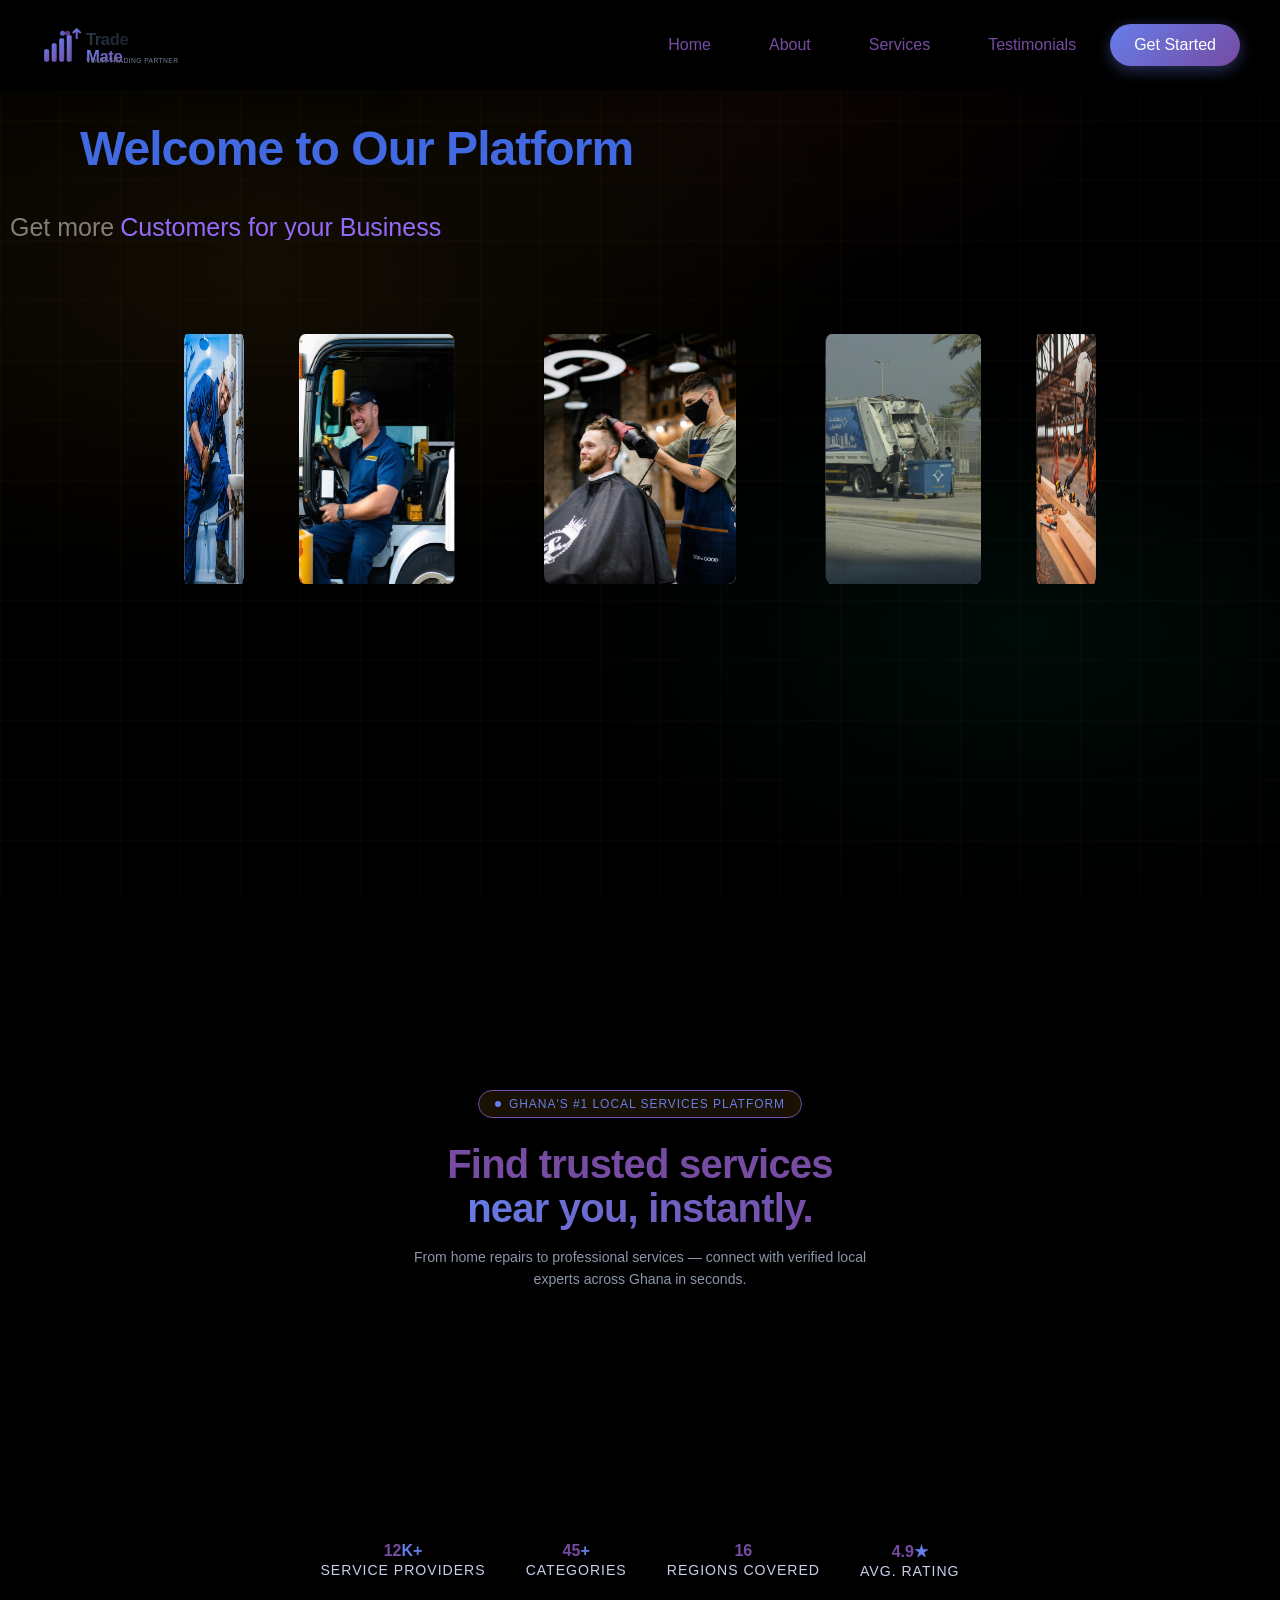
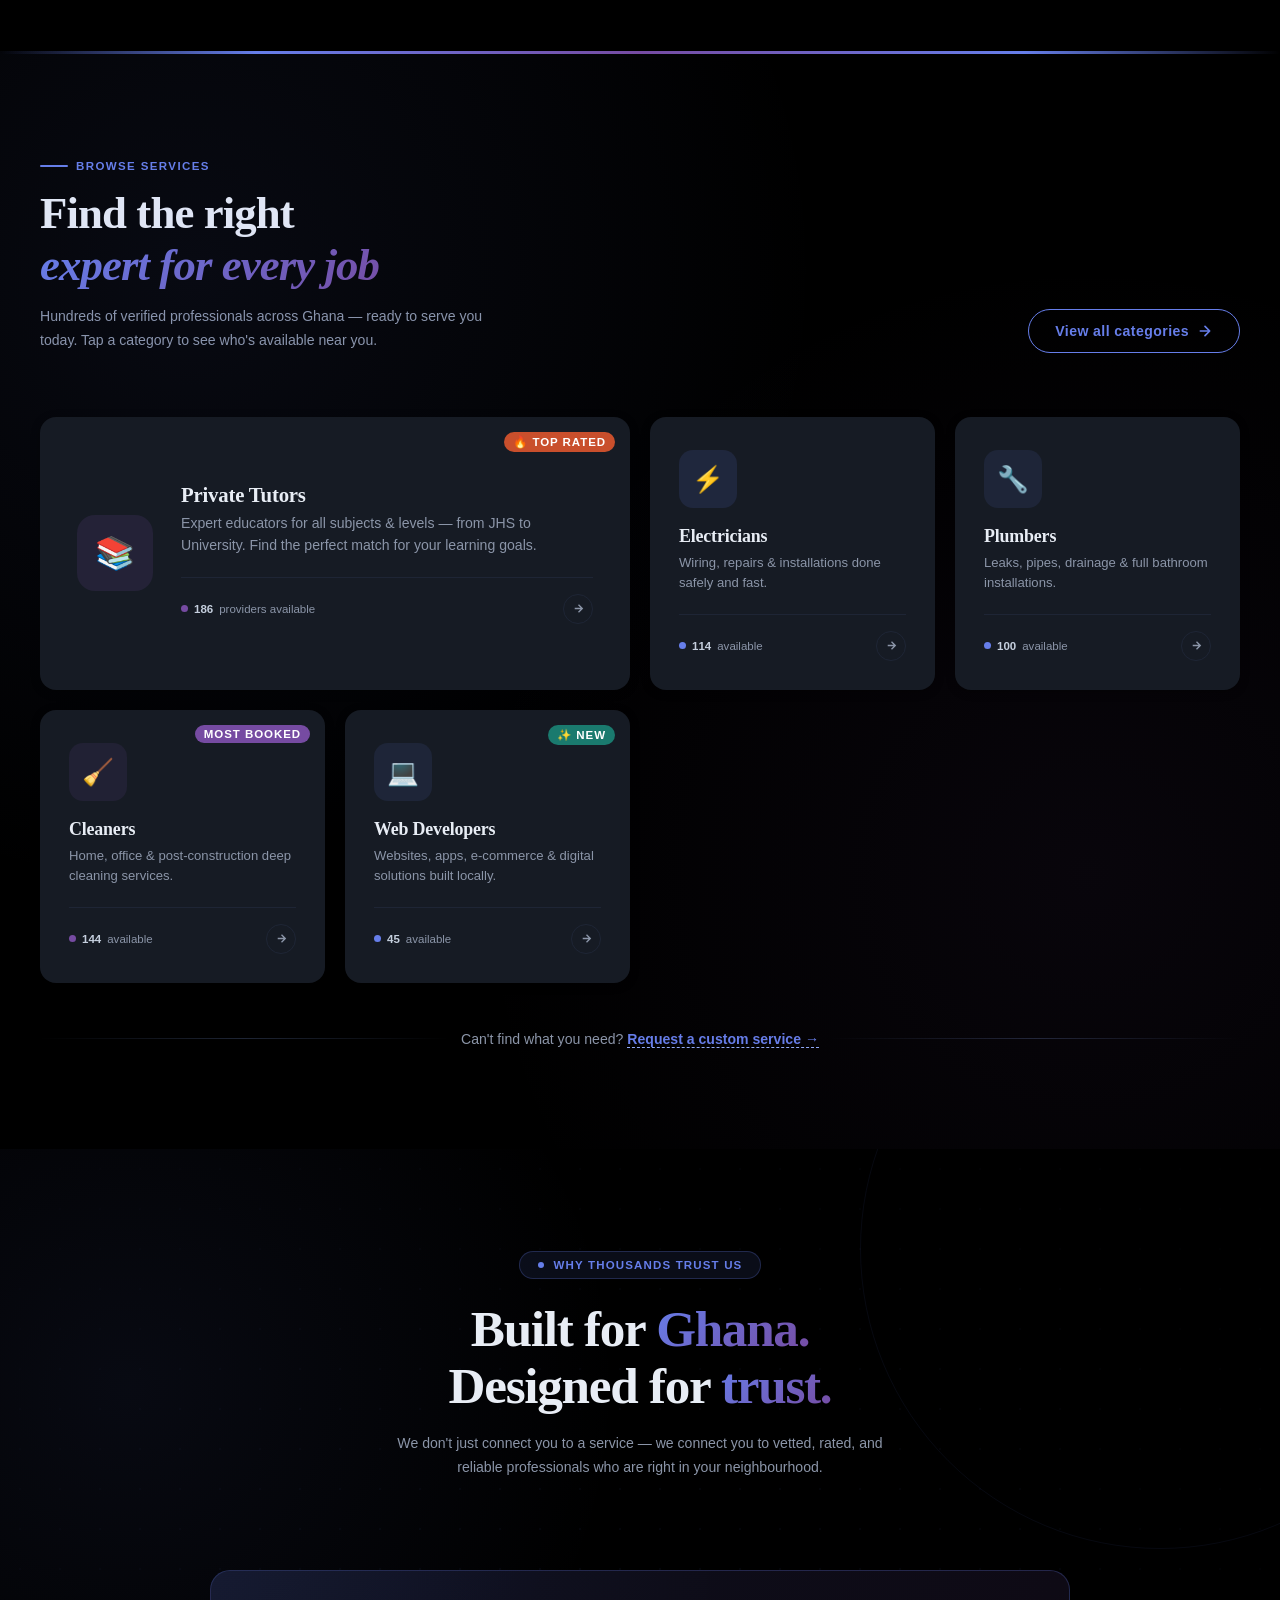
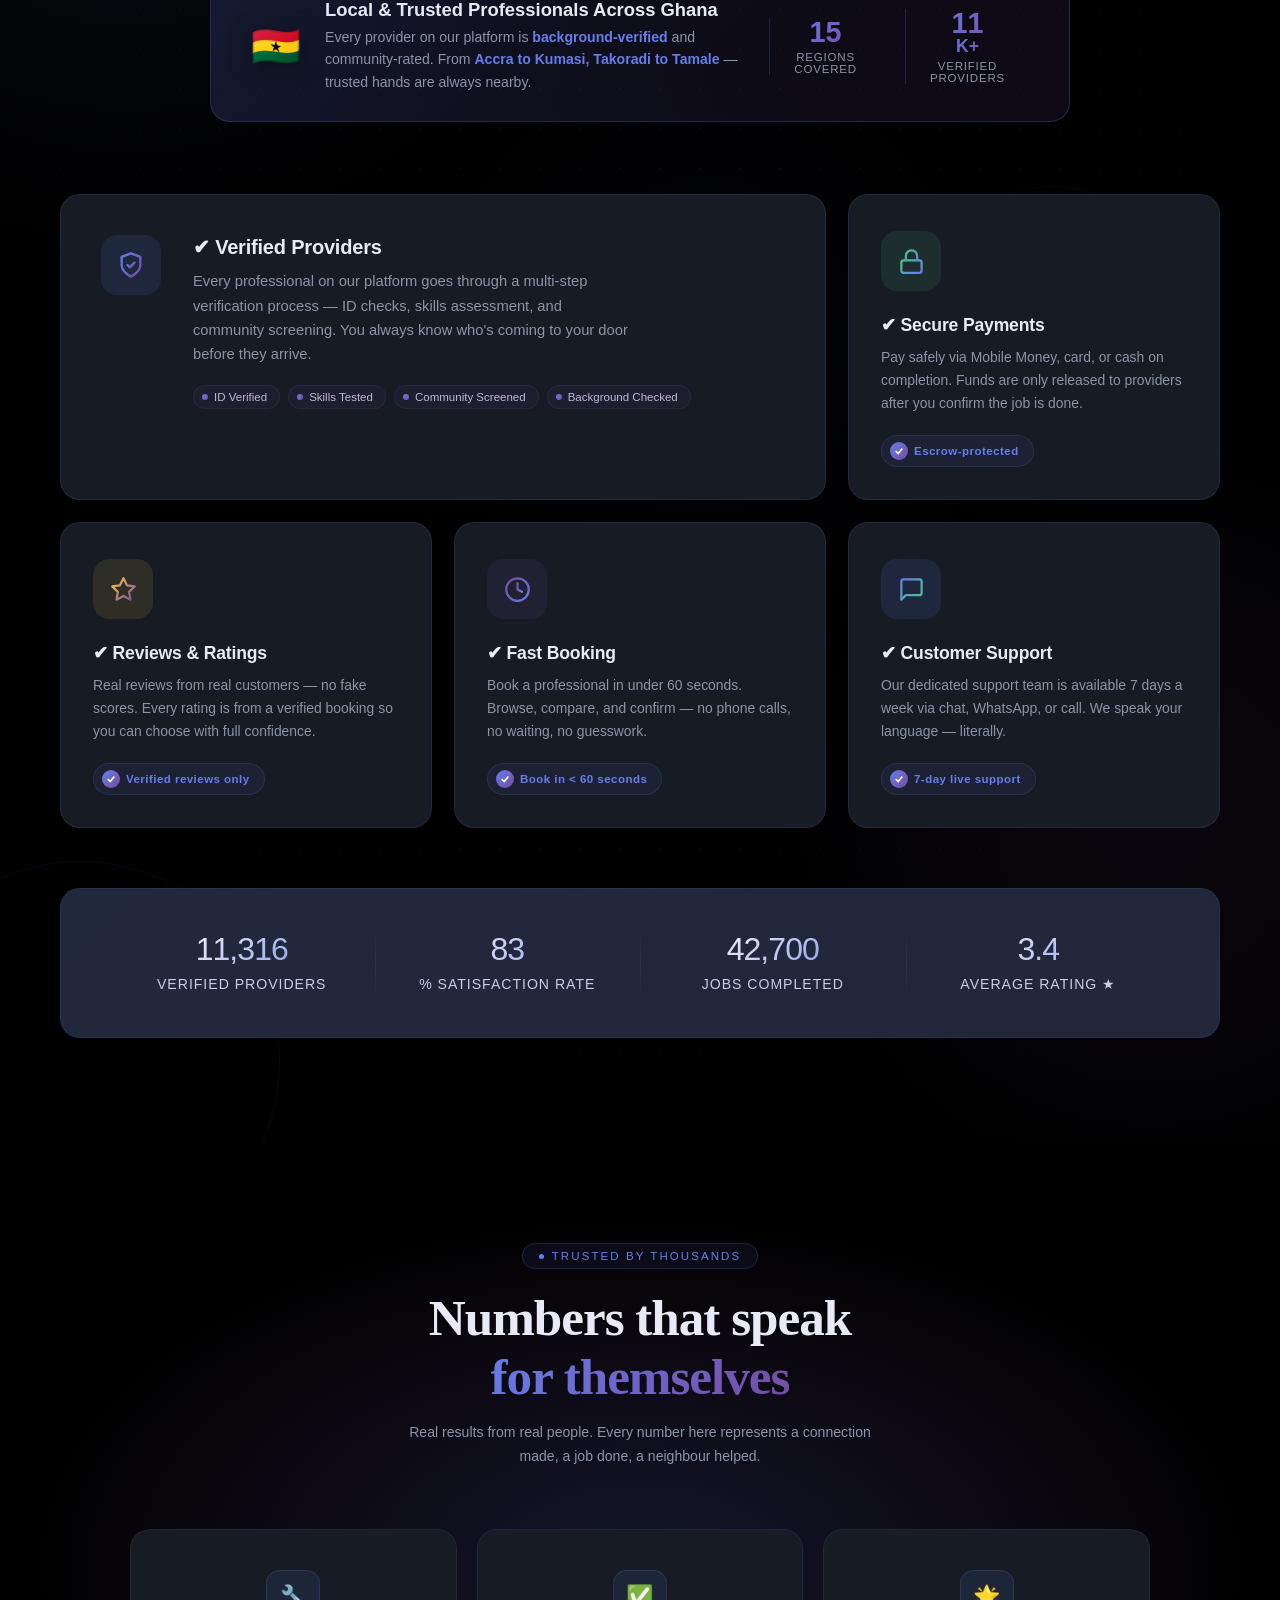
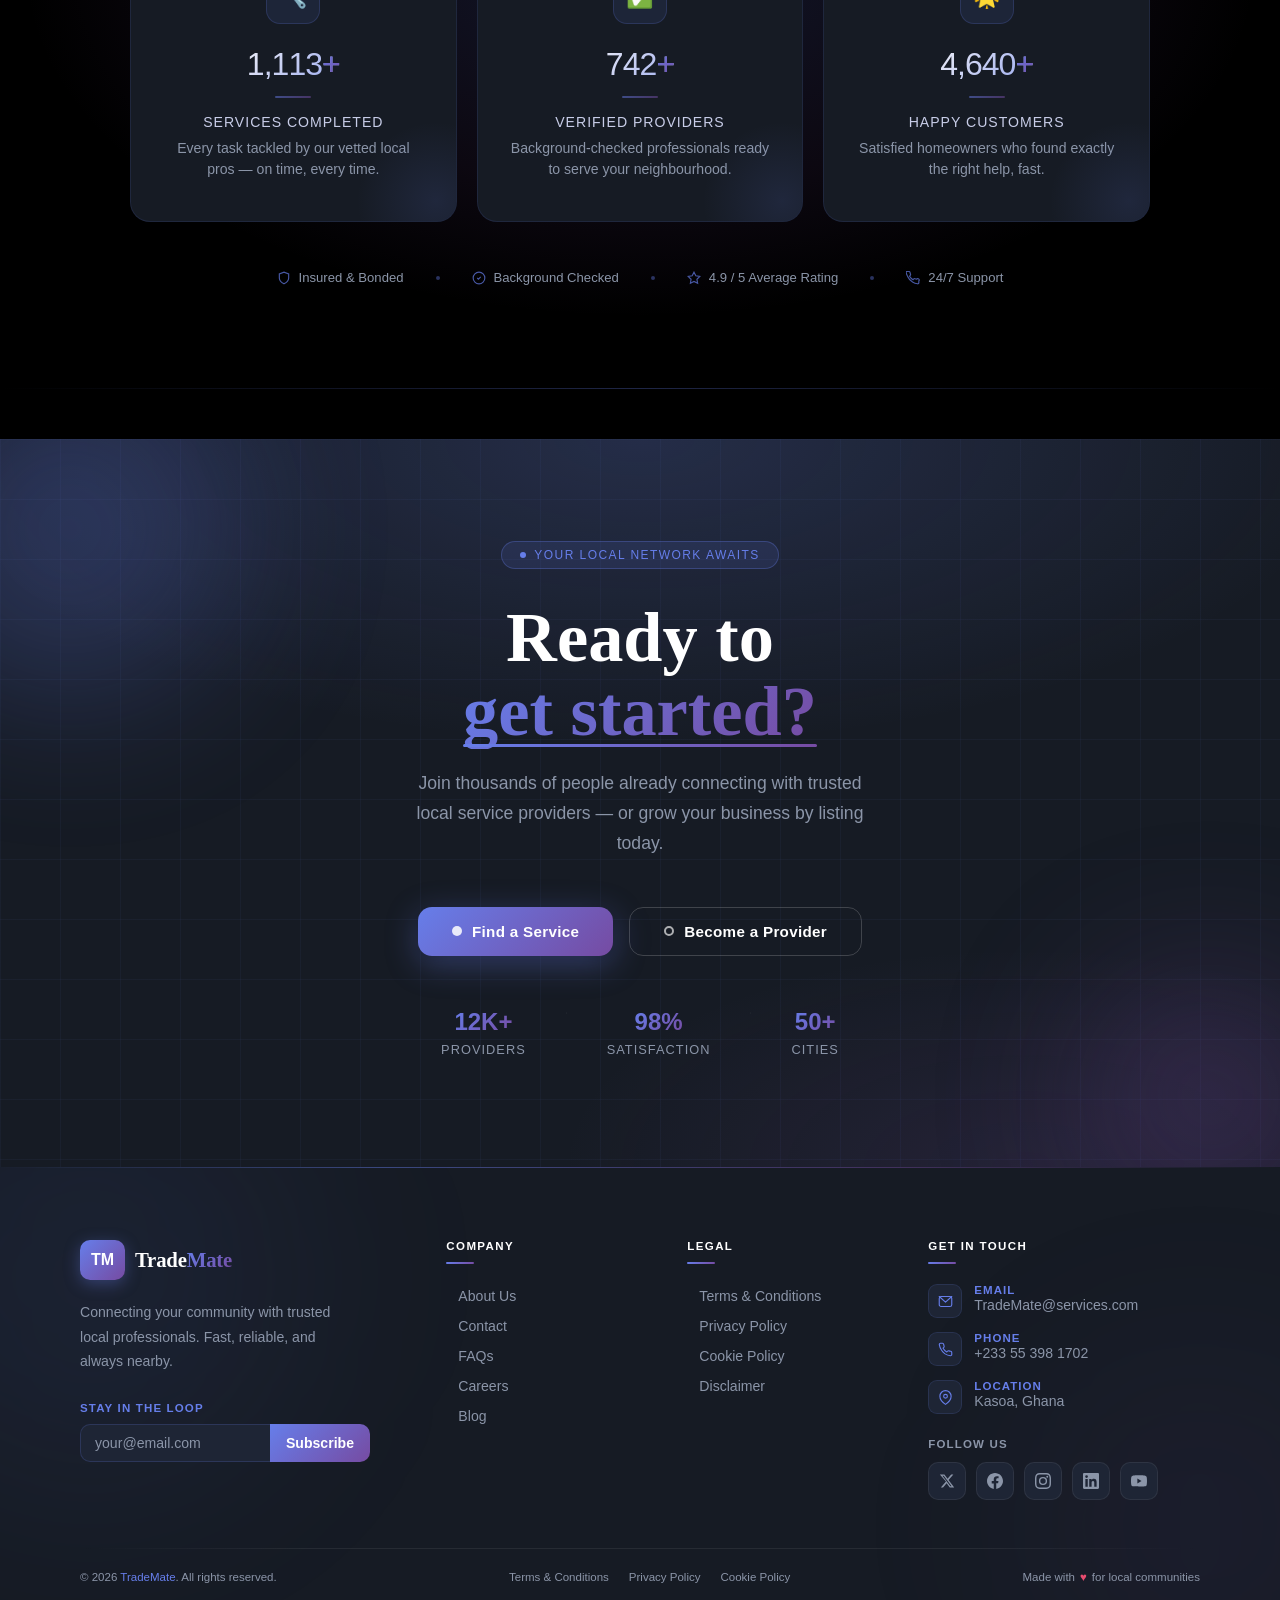
<file: index.html>
<!DOCTYPE html>
<html lang="en">
<head>
    <meta charset="UTF-8">
    <meta name="viewport" content="width=device-width, initial-scale=1.0">
    <link rel="stylesheet" href="/index.css">
    <title>Trade Mate</title>
    <link rel="preconnect" href="https://fonts.googleapis.com">
    <link rel="preconnect" href="https://fonts.gstatic.com" crossorigin>
</head>
<body>
    <nav>
        <div class="nav-container">
            <div class="logo">
                <img src="/ASSETS/2.svg" alt="TM-8" srcset="">
            </div>

            <div class="hamburger" id="hamburger">
                <span></span>
                <span></span>
                <span></span>
            </div>

            <ul class="nav-links" id="navLinks">
                <li><a href="/index.html">Home</a></li>
                <li><a href="/HTML/ADMIN/About.html">About</a></li>
                <li><a href="/HTML/ADMIN/login.html" target="_blank">Services</a></li>
                <li><a href="/HTML/CLIENT/reviews.html" >Testimonials</a></li>
                <li><a href="/HTML/ADMIN/register.html" target="_blank" class="active">Get Started</a></li>
            </ul>
        </div>
    </nav>

    <div class="content">
        <h1 style="color: #4169E1;"> Welcome to Our Platform</h1>
    </div>
    <div class="text-changer">
        <p class="intro-text">Get more </p>
        <div class="roles-container">
            <span class="role">Customers for your Business</span>
            <span class="role">Client for your Tution</span>
            <span class="role">Customers for your Repair shop </span>
            <span class="role">Clients for your Real Estate firm </span>
        </div>
    </div>

    <div class="banner">
        <div class="slider" style="--Quantity: 10">
            <div class="item" style="--position: 1"><img src="/ASSETS/3.jpg" alt=""></div>
            <div class="item" style="--position: 2"><img src="/ASSETS/4.jpg" alt=""></div>
            <div class="item" style="--position: 3"><img src="/ASSETS/5.jpg" alt=""></div>
            <div class="item" style="--position: 4"><img src="/ASSETS/6.jpg" alt=""></div>
            <div class="item" style="--position: 5"><img src="/ASSETS/7.jpeg" alt=""></div>
            <div class="item" style="--position: 6"><img src="/ASSETS/8.jpeg" alt=""></div>
            <div class="item" style="--position: 7"><img src="/ASSETS/9.jpeg" alt=""></div>
            <div class="item" style="--position: 8"><img src="/ASSETS/11.jpeg" alt=""></div>
            <div class="item" style="--position: 9"><img src="/ASSETS/12.jpeg" alt=""></div>
            <div class="item" style="--position: 10"><img src="/ASSETS/13.jpeg" alt=""></div>
        </div>
    </div>


    <div class="hero-section">
        <div class="eyebrow"><span></span> Ghana's #1 Local Services Platform</div>
        <h1 style="font-size: 40px;">Find trusted services<br><em>near you, instantly.</em></h1>
        <p class="subtitle">From home repairs to professional services — connect with verified local experts across Ghana in seconds.</p>
    </div>

    <div class="search-wrapper">
        <div class="search-container">

            <!-- Service Input -->
            <div class="field-wrap">
                <span class="field-icon">
                    <svg width="18" height="18" viewBox="0 0 24 24" fill="none" stroke="currentColor" stroke-width="2" stroke-linecap="round" stroke-linejoin="round">
                        <circle cx="11" cy="11" r="8"/><path d="m21 21-4.35-4.35"/>
                    </svg>
                </span>
                <input type="text" id="serviceInput" placeholder="What service do you need?" autocomplete="off"/>
                <span class="select-arrow" style="display:none"></span>
            </div>

            <!-- Category Dropdown -->
            <div class="field-wrap">
                <span class="field-icon">
                    <svg width="18" height="18" viewBox="0 0 24 24" fill="none" stroke="currentColor" stroke-width="2" stroke-linecap="round" stroke-linejoin="round">
                        <rect x="3" y="3" width="7" height="7"/><rect x="14" y="3" width="7" height="7"/>
                        <rect x="14" y="14" width="7" height="7"/><rect x="3" y="14" width="7" height="7"/>
                    </svg>
                </span>
                <select id="categorySelect">
                    <option value="" disabled selected>Select category</option>
                    <optgroup label="Home &amp; Property" style="color: #4169E1;">
                        <option value="plumbing">🔧 Plumbing</option>
                        <option value="electrical">⚡ Electrical</option>
                        <option value="cleaning">🧹 Cleaning</option>
                        <option value="carpentry">🪚 Carpentry</option>
                        <option value="painting">🖌️ Painting &amp; Décor</option>
                        <option value="roofing">🏠 Roofing</option>
                    </optgroup>
                    <optgroup label="Professional Services" style="color: #4169E1;">
                        <option value="tutoring">📚 Tutoring</option>
                        <option value="legal">⚖️ Legal Services</option>
                        <option value="accounting">💼 Accounting</option>
                        <option value="tech">💻 Tech &amp; IT Support</option>
                    </optgroup>
                    <optgroup label="Health &amp; Wellness" style="color: #4169E1;">
                        <option value="doctor">🏥 Doctor / Nurse</option>
                        <option value="beauty">💇 Beauty &amp; Hair</option>
                        <option value="fitness">🏋️ Fitness &amp; Training</option>
                    </optgroup>
                    <optgroup label="Events &amp; More" style="color: #4169E1;">
                        <option value="catering">🍽️ Catering</option>
                        <option value="photography">📸 Photography</option>
                        <option value="transport">🚗 Transport</option>
                    </optgroup>
                </select>
                <span class="select-arrow">
                    <svg width="14" height="14" viewBox="0 0 24 24" fill="none" stroke="currentColor" stroke-width="2.5"><polyline points="6 9 12 15 18 9"/></svg>
                </span>
            </div>

            <!-- Location Dropdown -->
            <div class="field-wrap">
                <span class="field-icon">
                    <svg width="18" height="18" viewBox="0 0 24 24" fill="none" stroke="currentColor" stroke-width="2" stroke-linecap="round" stroke-linejoin="round">
                        <path d="M21 10c0 7-9 13-9 13s-9-6-9-13a9 9 0 0 1 18 0z"/><circle cx="12" cy="10" r="3"/>
                    </svg>
                </span>
                <select id="locationSelect">
                    <option value="" disabled selected>Select location</option>
                    <optgroup label="Greater Accra" style="color: #4169E1;">
                        <option value="accra-central">Accra Central</option>
                        <option value="east-legon">East Legon</option>
                        <option value="osu">Osu</option>
                        <option value="tema">Tema</option>
                        <option value="adenta">Adenta</option>
                        <option value="kasoa">Kasoa</option>
                        <option value="spintex">Spintex</option>
                    </optgroup>
                    <optgroup label="Ashanti Region" style="color: #4169E1;">
                        <option value="kumasi">Kumasi</option>
                        <option value="obuasi">Obuasi</option>
                    </optgroup>
                    <optgroup label="Western Region" style="color: #4169E1;">
                        <option value="takoradi">Takoradi</option>
                        <option value="cape-coast">Cape Coast</option>
                    </optgroup>
                    <optgroup label="Northern Region" style="color: #4169E1;">
                        <option value="tamale">Tamale</option>
                        <option value="bolgatanga">Bolgatanga</option>
                    </optgroup>
                    <optgroup label="Other" style="color: #4169E1;">
                        <option value="koforidua">Koforidua</option>
                        <option value="ho">Ho</option>
                        <option value="sunyani">Sunyani</option>
                    </optgroup>
                </select>
                <span class="select-arrow">
                    <svg width="14" height="14" viewBox="0 0 24 24" fill="none" stroke="currentColor" stroke-width="2.5"><polyline points="6 9 12 15 18 9"/></svg>
                </span>
            </div>

            <!-- Search Button -->
            <button class="search-btn" onclick="handleSearch()">
                <svg width="16" height="16" viewBox="0 0 24 24" fill="none" stroke="currentColor" stroke-width="2.5" stroke-linecap="round"><circle cx="11" cy="11" r="8"/><path d="m21 21-4.35-4.35"/></svg>
                Search
            </button>
        </div>

        <!-- Live suggestions dropdown -->
        <div class="results-dropdown" id="resultsDropdown">
            <div class="result-item" onclick="selectSuggestion('Plumber')">
                <div class="result-icon">🔧</div>
                <div class="result-text">
                    <div class="result-name">Plumber</div>
                    <div class="result-meta">Home &amp; Property</div>
                </div>
                <div class="result-rating">★ 4.8</div>
            </div>
            <div class="result-item" onclick="selectSuggestion('Electrician')">
                <div class="result-icon">⚡</div>
                <div class="result-text">
                    <div class="result-name">Electrician</div>
                    <div class="result-meta">Home &amp; Property</div>
                </div>
                <div class="result-rating">★ 4.9</div>
            </div>
            <div class="result-item" onclick="selectSuggestion('House Cleaning')">
                <div class="result-icon">🧹</div>
                <div class="result-text">
                    <div class="result-name">House Cleaning</div>
                    <div class="result-meta">Cleaning Services</div>
                </div>
                <div class="result-rating">★ 4.7</div>
            </div>
            <div class="result-item" onclick="selectSuggestion('Private Tutor')">
                <div class="result-icon">📚</div>
                <div class="result-text">
                    <div class="result-name">Private Tutor</div>
                    <div class="result-meta">Education</div>
                </div>
                <div class="result-rating">★ 4.8</div>
            </div>
        </div>

        <!-- Popular searches -->
        <div class="popular-tags">
            <span class="tags-label">Popular:</span>
            <span class="tag" onclick="setService('Plumber')">🔧 Plumber</span>
            <span class="tag" onclick="setService('Electrician')">⚡ Electrician</span>
            <span class="tag" onclick="setService('Painter')">🖌️ Painter</span>
            <span class="tag" onclick="setService('Tutor')">📚 Tutor</span>
            <span class="tag" onclick="setService('Photographer')">📸 Photographer</span>
            <span class="tag" onclick="setService('Catering')">🍽️ Catering</span>
        </div>
    </div>

    <div class="stats-row">
        <div class="stat">
            <div class="stat-num">12<span>K+</span></div>
            <div class="stat-label">Service Providers</div>
        </div>
        <div class="stat">
            <div class="stat-num">45<span>+</span></div>
            <div class="stat-label">Categories</div>
        </div>
        <div class="stat">
            <!-- FIX A: Unclosed <span> tag — was <div class="stat-num">16<span></div> -->
            <div class="stat-num">16<span></span></div>
            <div class="stat-label">Regions Covered</div>
        </div>
        <div class="stat">
            <div class="stat-num">4.9<span>★</span></div>
            <div class="stat-label">Avg. Rating</div>
        </div>
    </div>

    <section class="categories-section" id="categories">

        <!-- Header -->
        <div class="section-header">
            <div class="header-left">
                <div class="section-tag">Browse Services</div>
                <h2 class="section-title">Find the right<br><em>expert for every job</em></h2>
                <p class="section-desc">Hundreds of verified professionals across Ghana — ready to serve you today. Tap a category to see who's available near you.</p>
            </div>
            <button class="view-all-btn" onclick="handleViewAll()">
                View all categories
                <svg width="16" height="16" viewBox="0 0 24 24" fill="none" stroke="currentColor" stroke-width="2.5" stroke-linecap="round" stroke-linejoin="round"><path d="M5 12h14M12 5l7 7-7 7"/></svg>
            </button>
        </div>

        <!-- Grid -->
        <div class="categories-grid" id="catGrid">

            <!-- 1. TUTORS — featured -->
            <a class="cat-card featured" href="/HTML/CLIENT/services.html" data-category="tutor"
                style="--card-accent:#764ba2; --card-glow:rgba(118,75,162,0.08); --icon-bg:rgba(118,75,162,0.15);">
                <div class="cat-icon-wrap">📚</div>
                <div class="cat-body">
                    <div class="cat-name">Private Tutors</div>
                    <div class="cat-desc">Expert educators for all subjects &amp; levels — from JHS to University. Find the perfect match for your learning goals.</div>
                    <div class="cat-footer">
                        <div class="provider-count" data-tip="Active this week">
                            <span class="count-dot"></span>
                            <span class="count-num">348</span>
                            <span class="provider-label">providers available</span>
                        </div>
                        <div class="cat-arrow">
                            <svg width="13" height="13" viewBox="0 0 24 24" fill="none" stroke="currentColor" stroke-width="2.5"><path d="M5 12h14M12 5l7 7-7 7"/></svg>
                        </div>
                    </div>
                </div>
                <div class="hot-badge">🔥 Top Rated</div>
            </a>

            <!-- 2. ELECTRICIAN -->
            <a class="cat-card" href="/HTML/CLIENT/services.html" data-category="electrician"
                style="--card-accent:#667eea; --card-glow:rgba(102,126,234,0.08); --icon-bg:rgba(102,126,234,0.12);">
                <div class="cat-icon-wrap">⚡</div>
                <div class="cat-name">Electricians</div>
                <div class="cat-desc">Wiring, repairs &amp; installations done safely and fast.</div>
                <div class="cat-footer">
                    <div class="provider-count" data-tip="Updated today">
                        <span class="count-dot"></span>
                        <span class="count-num">214</span>
                        <span class="provider-label">available</span>
                    </div>
                    <div class="cat-arrow">
                        <svg width="13" height="13" viewBox="0 0 24 24" fill="none" stroke="currentColor" stroke-width="2.5"><path d="M5 12h14M12 5l7 7-7 7"/></svg>
                    </div>
                </div>
            </a>

            <!-- 3. PLUMBER -->
            <a class="cat-card" href="/HTML/CLIENT/services.html" data-category="plumber"
                style="--card-accent:#667eea; --card-glow:rgba(102,126,234,0.08); --icon-bg:rgba(102,126,234,0.1);">
                <div class="cat-icon-wrap">🔧</div>
                <div class="cat-name">Plumbers</div>
                <div class="cat-desc">Leaks, pipes, drainage &amp; full bathroom installations.</div>
                <div class="cat-footer">
                    <div class="provider-count" data-tip="Updated today">
                        <span class="count-dot"></span>
                        <span class="count-num">187</span>
                        <span class="provider-label">available</span>
                    </div>
                    <div class="cat-arrow">
                        <svg width="13" height="13" viewBox="0 0 24 24" fill="none" stroke="currentColor" stroke-width="2.5"><path d="M5 12h14M12 5l7 7-7 7"/></svg>
                    </div>
                </div>
            </a>

            <!-- 4. CLEANER -->
            <a class="cat-card" href="/HTML/CLIENT/services.html" data-category="cleaner"
                style="--card-accent:#764ba2; --card-glow:rgba(118,75,162,0.08); --icon-bg:rgba(118,75,162,0.12);">
                <div class="cat-icon-wrap">🧹</div>
                <div class="cat-name">Cleaners</div>
                <div class="cat-desc">Home, office &amp; post-construction deep cleaning services.</div>
                <div class="cat-footer">
                    <div class="provider-count" data-tip="Updated today">
                        <span class="count-dot"></span>
                        <span class="count-num">295</span>
                        <span class="provider-label">available</span>
                    </div>
                    <div class="cat-arrow">
                        <svg width="13" height="13" viewBox="0 0 24 24" fill="none" stroke="currentColor" stroke-width="2.5"><path d="M5 12h14M12 5l7 7-7 7"/></svg>
                    </div>
                </div>
                <div class="hot-badge" style="background:#764ba2;">Most Booked</div>
            </a>

            <!-- 5. WEB DEVELOPER -->
            <a class="cat-card" href="/HTML/CLIENT/services.html" data-category="webdev"
                style="--card-accent:#667eea; --card-glow:rgba(102,126,234,0.08); --icon-bg:rgba(102,126,234,0.1);">
                <div class="cat-icon-wrap">💻</div>
                <div class="cat-name">Web Developers</div>
                <div class="cat-desc">Websites, apps, e-commerce &amp; digital solutions built locally.</div>
                <div class="cat-footer">
                    <div class="provider-count" data-tip="Updated today">
                        <span class="count-dot"></span>
                        <span class="count-num">93</span>
                        <span class="provider-label">available</span>
                    </div>
                    <div class="cat-arrow">
                        <svg width="13" height="13" viewBox="0 0 24 24" fill="none" stroke="currentColor" stroke-width="2.5"><path d="M5 12h14M12 5l7 7-7 7"/></svg>
                    </div>
                </div>
                <div class="new-badge">✨ New</div>
            </a>

        </div><!-- /grid -->

        <!-- Bottom CTA -->
        <div class="categories-cta">
            <div class="cta-divider"></div>
            <!-- FIX B: was onclick="handleRequest(/HTML/SERVICES/Services.html)"
                 — passing a bare path with no quotes causes a ReferenceError.
                 Fixed: pass the URL as a quoted string. -->
            <p class="cta-text">Can't find what you need? <a href="#" onclick="handleRequest('/HTML/SERVICES/Services.html')">Request a custom service →</a></p>
            <div class="cta-divider"></div>
        </div>

    </section>


    <!-- WHY CHOOSE US -->
    <section class="wcu-section" id="why-us">

        <!-- Decorative elements -->
        <div class="dot-grid"></div>
        <div class="orbit orbit-1"></div>
        <div class="orbit orbit-2"></div>
        <div class="orbit orbit-3"></div>

        <!-- Header -->
        <div class="wcu-header">
            <div class="section-eyebrow">
                <span class="eyebrow-dot"></span>
                Why thousands trust us
            </div>
            <h2 class="wcu-title">Built for <span class="grad">Ghana.</span><br>Designed for <span class="grad">trust.</span></h2>
            <p class="wcu-subtitle">We don't just connect you to a service — we connect you to vetted, rated, and reliable professionals who are right in your neighbourhood.</p>
        </div>

        <!-- Ghana Local Trust Banner -->
        <div class="local-trust-banner">
            <div class="banner-flag">🇬🇭</div>
            <div class="banner-content">
                <div class="banner-title">Local &amp; Trusted Professionals Across Ghana</div>
                <div class="banner-desc">
                    Every provider on our platform is <strong>background-verified</strong> and community-rated.
                    From <strong>Accra to Kumasi, Takoradi to Tamale</strong> — trusted hands are always nearby.
                </div>
            </div>
            <div class="banner-stat">
                <span class="banner-stat-num" data-target="16">0</span>
                <span class="banner-stat-label">Regions<br>Covered</span>
            </div>
            <div class="banner-stat">
                <span class="banner-stat-num" data-target="12">0</span><span class="banner-stat-num" style="font-size:1.1rem;display:inline;">K+</span>
                <span class="banner-stat-label">Verified<br>Providers</span>
            </div>
        </div>

        <!-- Features Grid -->
        <div class="features-grid" id="featGrid">

            <!-- 1. Verified Providers — WIDE FEATURED -->
            <div class="feat-card wide"
                style="--card-glow: radial-gradient(circle, rgba(102,126,234,0.18), transparent 70%);
                       --card-icon-bg: rgba(102,126,234,0.12);
                       --card-icon-bg-h: rgba(102,126,234,0.22);
                       --card-line: linear-gradient(90deg, #667eea, #764ba2);">
                <div class="feat-icon-shell">
                    <div class="feat-icon-bg"></div>
                    <div class="feat-icon">
                        <svg width="28" height="28" viewBox="0 0 24 24" fill="none" stroke="url(#g1)" stroke-width="2" stroke-linecap="round" stroke-linejoin="round">
                            <defs><linearGradient id="g1" x1="0%" y1="0%" x2="100%" y2="100%"><stop offset="0%" stop-color="#667eea"/><stop offset="100%" stop-color="#764ba2"/></linearGradient></defs>
                            <path d="M12 22s8-4 8-10V5l-8-3-8 3v7c0 6 8 10 8 10z"/>
                            <polyline points="9 12 11 14 15 10"/>
                        </svg>
                    </div>
                </div>
                <div class="wide-body">
                    <div class="feat-title">✔ Verified Providers</div>
                    <div class="feat-desc">Every professional on our platform goes through a multi-step verification process — ID checks, skills assessment, and community screening. You always know who's coming to your door before they arrive.</div>
                    <div class="feat-points">
                        <div class="feat-point"><span></span>ID Verified</div>
                        <div class="feat-point"><span></span>Skills Tested</div>
                        <div class="feat-point"><span></span>Community Screened</div>
                        <div class="feat-point"><span></span>Background Checked</div>
                    </div>
                </div>
            </div>

            <!-- 2. Secure Payments -->
            <div class="feat-card"
                style="--card-glow: radial-gradient(circle, rgba(102,200,130,0.15), transparent 70%);
                       --card-icon-bg: rgba(102,200,130,0.1);
                       --card-icon-bg-h: rgba(102,200,130,0.18);
                       --card-line: linear-gradient(90deg, #43c98a, #667eea);">
                <div class="feat-icon-shell">
                    <div class="feat-icon-bg"></div>
                    <div class="feat-icon">
                        <svg width="27" height="27" viewBox="0 0 24 24" fill="none" stroke="url(#g2)" stroke-width="2" stroke-linecap="round" stroke-linejoin="round">
                            <defs><linearGradient id="g2" x1="0%" y1="0%" x2="100%" y2="100%"><stop offset="0%" stop-color="#43c98a"/><stop offset="100%" stop-color="#667eea"/></linearGradient></defs>
                            <rect x="3" y="11" width="18" height="11" rx="2" ry="2"/>
                            <path d="M7 11V7a5 5 0 0 1 10 0v4"/>
                        </svg>
                    </div>
                </div>
                <div class="feat-title">✔ Secure Payments</div>
                <div class="feat-desc">Pay safely via Mobile Money, card, or cash on completion. Funds are only released to providers after you confirm the job is done.</div>
                <div class="feat-check">
                    <div class="check-icon"><svg viewBox="0 0 12 12" fill="none" stroke="white" stroke-width="2"><polyline points="2 6 5 9 10 3"/></svg></div>
                    Escrow-protected
                </div>
            </div>

            <!-- 3. Reviews & Ratings -->
            <div class="feat-card"
                style="--card-glow: radial-gradient(circle, rgba(250,200,60,0.12), transparent 70%);
                       --card-icon-bg: rgba(250,200,60,0.1);
                       --card-icon-bg-h: rgba(250,200,60,0.18);
                       --card-line: linear-gradient(90deg, #F5C842, #764ba2);">
                <div class="feat-icon-shell">
                    <div class="feat-icon-bg"></div>
                    <div class="feat-icon">
                        <svg width="27" height="27" viewBox="0 0 24 24" fill="none" stroke="url(#g3)" stroke-width="2" stroke-linecap="round" stroke-linejoin="round">
                            <defs><linearGradient id="g3" x1="0%" y1="0%" x2="100%" y2="100%"><stop offset="0%" stop-color="#F5C842"/><stop offset="100%" stop-color="#764ba2"/></linearGradient></defs>
                            <polygon points="12 2 15.09 8.26 22 9.27 17 14.14 18.18 21.02 12 17.77 5.82 21.02 7 14.14 2 9.27 8.91 8.26 12 2"/>
                        </svg>
                    </div>
                </div>
                <div class="feat-title">✔ Reviews &amp; Ratings</div>
                <div class="feat-desc">Real reviews from real customers — no fake scores. Every rating is from a verified booking so you can choose with full confidence.</div>
                <div class="feat-check">
                    <div class="check-icon"><svg viewBox="0 0 12 12" fill="none" stroke="white" stroke-width="2"><polyline points="2 6 5 9 10 3"/></svg></div>
                    Verified reviews only
                </div>
            </div>

            <!-- 4. Fast Booking -->
            <div class="feat-card"
                style="--card-glow: radial-gradient(circle, rgba(118,75,162,0.18), transparent 70%);
                       --card-icon-bg: rgba(118,75,162,0.12);
                       --card-icon-bg-h: rgba(118,75,162,0.22);
                       --card-line: linear-gradient(90deg, #764ba2, #667eea);">
                <div class="feat-icon-shell">
                    <div class="feat-icon-bg"></div>
                    <div class="feat-icon">
                        <svg width="27" height="27" viewBox="0 0 24 24" fill="none" stroke="url(#g4)" stroke-width="2" stroke-linecap="round" stroke-linejoin="round">
                            <defs><linearGradient id="g4" x1="0%" y1="0%" x2="100%" y2="100%"><stop offset="0%" stop-color="#764ba2"/><stop offset="100%" stop-color="#667eea"/></linearGradient></defs>
                            <circle cx="12" cy="12" r="10"/>
                            <polyline points="12 6 12 12 16 14"/>
                        </svg>
                    </div>
                </div>
                <div class="feat-title">✔ Fast Booking</div>
                <div class="feat-desc">Book a professional in under 60 seconds. Browse, compare, and confirm — no phone calls, no waiting, no guesswork.</div>
                <div class="feat-check">
                    <div class="check-icon"><svg viewBox="0 0 12 12" fill="none" stroke="white" stroke-width="2"><polyline points="2 6 5 9 10 3"/></svg></div>
                    Book in &lt; 60 seconds
                </div>
            </div>

            <!-- 5. Customer Support -->
            <div class="feat-card"
                style="--card-glow: radial-gradient(circle, rgba(102,126,234,0.16), transparent 70%);
                       --card-icon-bg: rgba(102,126,234,0.12);
                       --card-icon-bg-h: rgba(102,126,234,0.2);
                       --card-line: linear-gradient(90deg, #667eea, #43c98a);">
                <div class="feat-icon-shell">
                    <div class="feat-icon-bg"></div>
                    <div class="feat-icon">
                        <svg width="27" height="27" viewBox="0 0 24 24" fill="none" stroke="url(#g5)" stroke-width="2" stroke-linecap="round" stroke-linejoin="round">
                            <defs><linearGradient id="g5" x1="0%" y1="0%" x2="100%" y2="100%"><stop offset="0%" stop-color="#667eea"/><stop offset="100%" stop-color="#43c98a"/></linearGradient></defs>
                            <path d="M21 15a2 2 0 0 1-2 2H7l-4 4V5a2 2 0 0 1 2-2h14a2 2 0 0 1 2 2z"/>
                        </svg>
                    </div>
                </div>
                <div class="feat-title">✔ Customer Support</div>
                <div class="feat-desc">Our dedicated support team is available 7 days a week via chat, WhatsApp, or call. We speak your language — literally.</div>
                <div class="feat-check">
                    <div class="check-icon"><svg viewBox="0 0 12 12" fill="none" stroke="white" stroke-width="2"><polyline points="2 6 5 9 10 3"/></svg></div>
                    7-day live support
                </div>
            </div>

        </div><!-- /grid -->

        <!-- Stats Bar -->
        <div class="stats-bar" id="statsBar">
            <div class="stat-item">
                <span class="stat-number" data-target="12400">0</span>
                <span class="stat-label">Verified Providers</span>
            </div>
            <div class="stat-item">
                <span class="stat-number" data-target="98">0</span><span class="stat-label">% Satisfaction Rate</span>
            </div>
            <div class="stat-item">
                <span class="stat-number" data-target="54000">0</span>
                <span class="stat-label">Jobs Completed</span>
            </div>
            <div class="stat-item">
                <span class="stat-number" data-target="4.9">0</span>
                <span class="stat-label">Average Rating ★</span>
            </div>
        </div>

    </section>

    <section class="stats-section" aria-label="Platform statistics">

  <div class="stats-header">
    <div class="stats-eyebrow"><span></span>Trusted by thousands</div>
    <h2 class="stats-title">Numbers that speak<br><em>for themselves</em></h2>
    <p class="stats-sub">Real results from real people. Every number here represents a connection made, a job done, a neighbour helped.</p>
  </div>

  <div class="stats-grid">

    <!-- Card 1 -->
    <div class="stat-card" role="figure" aria-label="Services completed">
      <div class="stat-icon" aria-hidden="true">🔧</div>
      <div class="stat-number">
        <span class="counter" data-target="1200">0</span><span class="stat-suffix">+</span>
      </div>
      <div class="stat-divider"></div>
      <div class="stat-label">Services Completed</div>
      <p class="stat-desc">Every task tackled by our vetted local pros — on time, every time.</p>
    </div>

    <!-- Card 2 -->
    <div class="stat-card" role="figure" aria-label="Verified providers">
      <div class="stat-icon" aria-hidden="true">✅</div>
      <div class="stat-number">
        <span class="counter" data-target="800">0</span><span class="stat-suffix">+</span>
      </div>
      <div class="stat-divider"></div>
      <div class="stat-label">Verified Providers</div>
      <p class="stat-desc">Background-checked professionals ready to serve your neighbourhood.</p>
    </div>

    <!-- Card 3 -->
    <div class="stat-card" role="figure" aria-label="Happy customers">
      <div class="stat-icon" aria-hidden="true">🌟</div>
      <div class="stat-number">
        <span class="counter" data-target="5000">0</span><span class="stat-suffix">+</span>
      </div>
      <div class="stat-divider"></div>
      <div class="stat-label">Happy Customers</div>
      <p class="stat-desc">Satisfied homeowners who found exactly the right help, fast.</p>
    </div>

  </div>

  <!-- Trust bar -->
  <div class="trust-bar" aria-label="Trust signals">
    <div class="trust-item">
      <svg width="14" height="14" fill="none" viewBox="0 0 24 24" stroke="#667eea" stroke-width="2"><path d="M12 22s8-4 8-10V5l-8-3-8 3v7c0 6 8 10 8 10z"/></svg>
      Insured &amp; Bonded
    </div>
    <div class="trust-dot"></div>
    <div class="trust-item">
      <svg width="14" height="14" fill="none" viewBox="0 0 24 24" stroke="#667eea" stroke-width="2"><circle cx="12" cy="12" r="10"/><path d="M9 12l2 2 4-4"/></svg>
      Background Checked
    </div>
    <div class="trust-dot"></div>
    <div class="trust-item">
      <svg width="14" height="14" fill="none" viewBox="0 0 24 24" stroke="#667eea" stroke-width="2"><path d="M12 2l3.09 6.26L22 9.27l-5 4.87 1.18 6.88L12 17.77l-6.18 3.25L7 14.14 2 9.27l6.91-1.01L12 2z"/></svg>
      4.9 / 5 Average Rating
    </div>
    <div class="trust-dot"></div>
    <div class="trust-item">
      <svg width="14" height="14" fill="none" viewBox="0 0 24 24" stroke="#667eea" stroke-width="2"><path d="M22 16.92v3a2 2 0 01-2.18 2 19.79 19.79 0 01-8.63-3.07A19.5 19.5 0 013.07 9.81a19.79 19.79 0 01-3.07-8.67A2 2 0 012 .91h3a2 2 0 012 1.72c.127.96.361 1.903.7 2.81a2 2 0 01-.45 2.11L6.09 8.91a16 16 0 006 6l1.27-1.27a2 2 0 012.11-.45c.907.339 1.85.573 2.81.7A2 2 0 0122 16.92z"/></svg>
      24/7 Support
    </div>
  </div>

</section>

<div class="section-sep"></div>

  <section class="cta-section">
    <!-- background orbs -->
    <div class="orb orb-1"></div>
    <div class="orb orb-2"></div>

    <div class="cta-inner">

      <div class="cta-tag">Your local network awaits</div>

      <h2 class="cta-headline">
        Ready to<br><span class="highlight">get started?</span>
      </h2>

      <p class="cta-sub">
        Join thousands of people already connecting with trusted local service providers — or grow your business by listing today.
      </p>

      <div class="cta-buttons">
        <button class="btn btn-primary" onclick="handleCTA('find')" >
          <span class="btn-icon"></span>
          Find a Service
        </button>
        <button class="btn btn-secondary" onclick="handleCTA('provider')">
          <span class="btn-icon"></span>
          Become a Provider
        </button>
      </div>

      <div class="cta-stats">
        <div class="stat">
          <div class="stat-value"><span>12K+</span></div>
          <div class="stat-label">Providers</div>
        </div>
        <div class="stat-divider"></div>
        <div class="stat">
          <div class="stat-value"><span>98%</span></div>
          <div class="stat-label">Satisfaction</div>
        </div>
        <div class="stat-divider"></div>
        <div class="stat">
          <div class="stat-value"><span>50+</span></div>
          <div class="stat-label">Cities</div>
        </div>
      </div>

    </div>
  </section>

  <footer class="site-footer">
  <div class="footer-sep"></div>

  <!-- ambient blobs -->
  <div class="footer-blob blob-1"></div>
  <div class="footer-blob blob-2"></div>

  <!-- ── MAIN GRID ── -->
  <div class="footer-body">

    <!-- Brand + Newsletter -->
    <div class="footer-brand">
      <a href="#" class="brand-logo">
        <div class="logo-mark">TM</div>
        <span class="logo-text">Trade<span>Mate</span></span>
      </a>
      <p class="brand-desc">
        Connecting your community with trusted local professionals. Fast, reliable, and always nearby.
      </p>
      <div class="newsletter-label">Stay in the loop</div>
      <div class="newsletter-form">
        <input class="newsletter-input" type="email" placeholder="your@email.com" aria-label="Email address"/>
        <button class="newsletter-btn" onclick="handleSubscribe()">Subscribe</button>
      </div>
    </div>

    <!-- Navigation Links -->
    <div class="footer-col">
      <h3 class="col-heading">Company</h3>
      <ul class="footer-links">
        <li><a href="/HTML/ADMIN/About.html">About Us</a></li>
        <li><a href="/HTML/ADMIN/Contact.html">Contact</a></li>
        <li><a href="/HTML/ADMIN/Contact.html">FAQs</a></li>
        <li><a href="#">Careers</a></li>
        <li><a href="#">Blog</a></li>
      </ul>
    </div>

    <!-- Legal Links -->
    <div class="footer-col">
      <h3 class="col-heading">Legal</h3>
      <ul class="footer-links">
        <li><a href="#">Terms &amp; Conditions</a></li>
        <li><a href="#">Privacy Policy</a></li>
        <li><a href="#">Cookie Policy</a></li>
        <li><a href="#">Disclaimer</a></li>
      </ul>
    </div>

    <!-- Contact Info -->
    <div class="footer-col">
      <h3 class="col-heading">Get In Touch</h3>
      <ul class="contact-list">

        <!-- Email -->
        <li class="contact-item">
          <div class="contact-icon">
            <svg viewBox="0 0 24 24"><rect x="2" y="4" width="20" height="16" rx="3"/><polyline points="2,4 12,13 22,4"/></svg>
          </div>
          <div class="contact-detail">
            <span class="contact-label">Email</span>
            <a href="mailto:smartbwoy48@gmail.com" class="contact-value">TradeMate@services.com</a>
          </div>
        </li>

        <!-- Phone -->
        <li class="contact-item">
          <div class="contact-icon">
            <svg viewBox="0 0 24 24"><path d="M22 16.92v3a2 2 0 0 1-2.18 2A19.79 19.79 0 0 1 11.39 19a19.46 19.46 0 0 1-5.36-5.36A19.79 19.79 0 0 1 2.08 4.18 2 2 0 0 1 4.07 2h3a2 2 0 0 1 2 1.72c.127.96.361 1.903.7 2.81a2 2 0 0 1-.45 2.11L8.09 9.91a16 16 0 0 0 6 6l1.27-1.27a2 2 0 0 1 2.11-.45c.907.339 1.85.573 2.81.7A2 2 0 0 1 22 16.92z"/></svg>
          </div>
          <div class="contact-detail">
            <span class="contact-label">Phone</span>
            <a href="tel:+233 553981702" class="contact-value">+233 55 398 1702</a>
          </div>
        </li>

        <!-- Location -->
        <li class="contact-item">
          <div class="contact-icon">
            <svg viewBox="0 0 24 24"><path d="M21 10c0 7-9 13-9 13S3 17 3 10a9 9 0 1 1 18 0z"/><circle cx="12" cy="10" r="3"/></svg>
          </div>
          <div class="contact-detail">
            <span class="contact-label">Location</span>
            <span class="contact-value">Kasoa, Ghana</span>
          </div>
        </li>

      </ul>

      <!-- Social Media -->
      <div class="social-heading">Follow Us</div>
      <div class="social-row">

        <!-- Twitter / X -->
        <a href="https://x.com/smartbwoy330" class="social-btn twitter" aria-label="Twitter">
          <svg viewBox="0 0 24 24" xmlns="http://www.w3.org/2000/svg"><path d="M18.244 2.25h3.308l-7.227 8.26 8.502 11.24H16.17l-4.714-6.231-5.401 6.231H2.74l7.73-8.835L1.254 2.25H8.08l4.713 6.231zm-1.161 17.52h1.833L7.084 4.126H5.117z"/></svg>
        </a>

        <!-- Facebook -->
        <a href="#" class="social-btn facebook" aria-label="Facebook">
          <svg viewBox="0 0 24 24"><path d="M24 12.073C24 5.405 18.627 0 12 0S0 5.405 0 12.073C0 18.1 4.388 23.094 10.125 24v-8.437H7.078v-3.49h3.047V9.41c0-3.025 1.792-4.697 4.533-4.697 1.312 0 2.686.236 2.686.236v2.97h-1.513c-1.491 0-1.956.93-1.956 1.874v2.25h3.328l-.532 3.49h-2.796V24C19.612 23.094 24 18.1 24 12.073z"/></svg>
        </a>

        <!-- Instagram -->
        <a href="https://www.instagram.com/smartbwoy_330?utm_source=qr&igsh=dTdrbDB6dmdyMHR0" class="social-btn instagram" aria-label="Instagram">
          <svg viewBox="0 0 24 24"><path d="M12 2.163c3.204 0 3.584.012 4.85.07 3.252.148 4.771 1.691 4.919 4.919.058 1.265.069 1.645.069 4.849 0 3.205-.012 3.584-.069 4.849-.149 3.225-1.664 4.771-4.919 4.919-1.266.058-1.644.07-4.85.07-3.204 0-3.584-.012-4.849-.07-3.26-.149-4.771-1.699-4.919-4.92-.058-1.265-.07-1.644-.07-4.849 0-3.204.013-3.583.07-4.849.149-3.227 1.664-4.771 4.919-4.919 1.266-.057 1.645-.069 4.849-.069zM12 0C8.741 0 8.333.014 7.053.072 2.695.272.273 2.69.073 7.052.014 8.333 0 8.741 0 12c0 3.259.014 3.668.072 4.948.2 4.358 2.618 6.78 6.98 6.98C8.333 23.986 8.741 24 12 24c3.259 0 3.668-.014 4.948-.072 4.354-.2 6.782-2.618 6.979-6.98.059-1.28.073-1.689.073-4.948 0-3.259-.014-3.667-.072-4.947-.196-4.354-2.617-6.78-6.979-6.98C15.668.014 15.259 0 12 0zm0 5.838a6.162 6.162 0 1 0 0 12.324 6.162 6.162 0 0 0 0-12.324zM12 16a4 4 0 1 1 0-8 4 4 0 0 1 0 8zm6.406-11.845a1.44 1.44 0 1 0 0 2.881 1.44 1.44 0 0 0 0-2.881z"/></svg>
        </a>

        <!-- LinkedIn -->
        <a href="https://www.linkedin.com/in/kofi-effum-871184356?utm_source=share&utm_campaign=share_via&utm_content=profile&utm_medium=android_app" class="social-btn linkedin" aria-label="LinkedIn">
          <svg viewBox="0 0 24 24"><path d="M20.447 20.452h-3.554v-5.569c0-1.328-.027-3.037-1.852-3.037-1.853 0-2.136 1.445-2.136 2.939v5.667H9.351V9h3.414v1.561h.046c.477-.9 1.637-1.85 3.37-1.85 3.601 0 4.267 2.37 4.267 5.455v6.286zM5.337 7.433a2.062 2.062 0 0 1-2.063-2.065 2.064 2.064 0 1 1 2.063 2.065zm1.782 13.019H3.555V9h3.564v11.452zM22.225 0H1.771C.792 0 0 .774 0 1.729v20.542C0 23.227.792 24 1.771 24h20.451C23.2 24 24 23.227 24 22.271V1.729C24 .774 23.2 0 22.222 0h.003z"/></svg>
        </a>

        <!-- YouTube -->
        <a href="https://youtube.com/@smartbwoy330?si=QP2va-Gw2j8Njzae" class="social-btn youtube" aria-label="YouTube">
          <svg viewBox="0 0 24 24"><path d="M23.498 6.186a3.016 3.016 0 0 0-2.122-2.136C19.505 3.545 12 3.545 12 3.545s-7.505 0-9.377.505A3.017 3.017 0 0 0 .502 6.186C0 8.07 0 12 0 12s0 3.93.502 5.814a3.016 3.016 0 0 0 2.122 2.136c1.871.505 9.376.505 9.376.505s7.505 0 9.377-.505a3.015 3.015 0 0 0 2.122-2.136C24 15.93 24 12 24 12s0-3.93-.502-5.814zM9.545 15.568V8.432L15.818 12l-6.273 3.568z"/></svg>
        </a>

      </div>
    </div>

  </div><!-- /footer-body -->

  <!-- Divider -->
  <div class="footer-divider"><hr/></div>

  <!-- Bottom bar -->
  <div class="footer-bottom">
    <p class="footer-copy">
      &copy; <span id="year"></span> <a href="#">TradeMate</a>. All rights reserved.
    </p>

    <div class="footer-legal-links">
      <a href="#">Terms &amp; Conditions</a>
      <a href="#">Privacy Policy</a>
      <a href="#">Cookie Policy</a>
    </div>

    <p class="made-with">
      Made with <span class="heart">♥</span> for local communities
    </p>
  </div>

</footer>


    <script src="/index.js"></script>
</body>
</html>
</file>
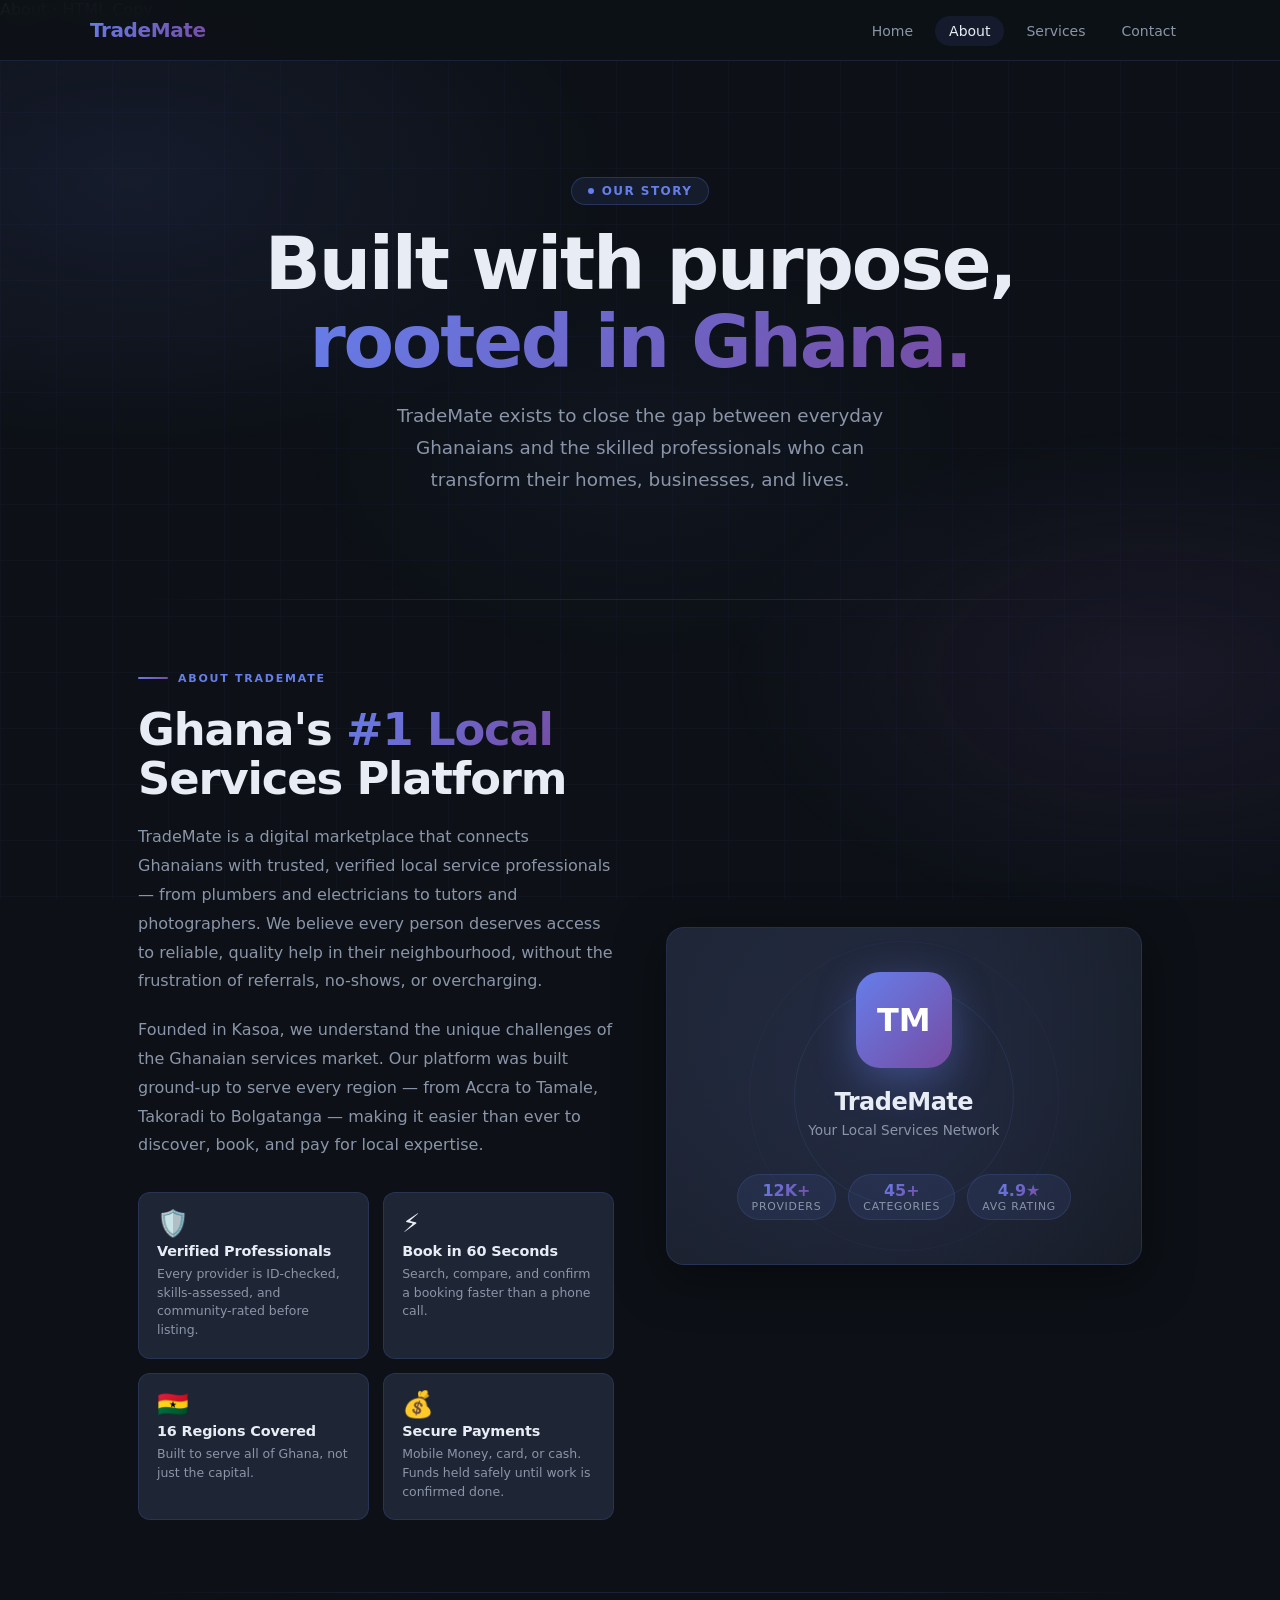
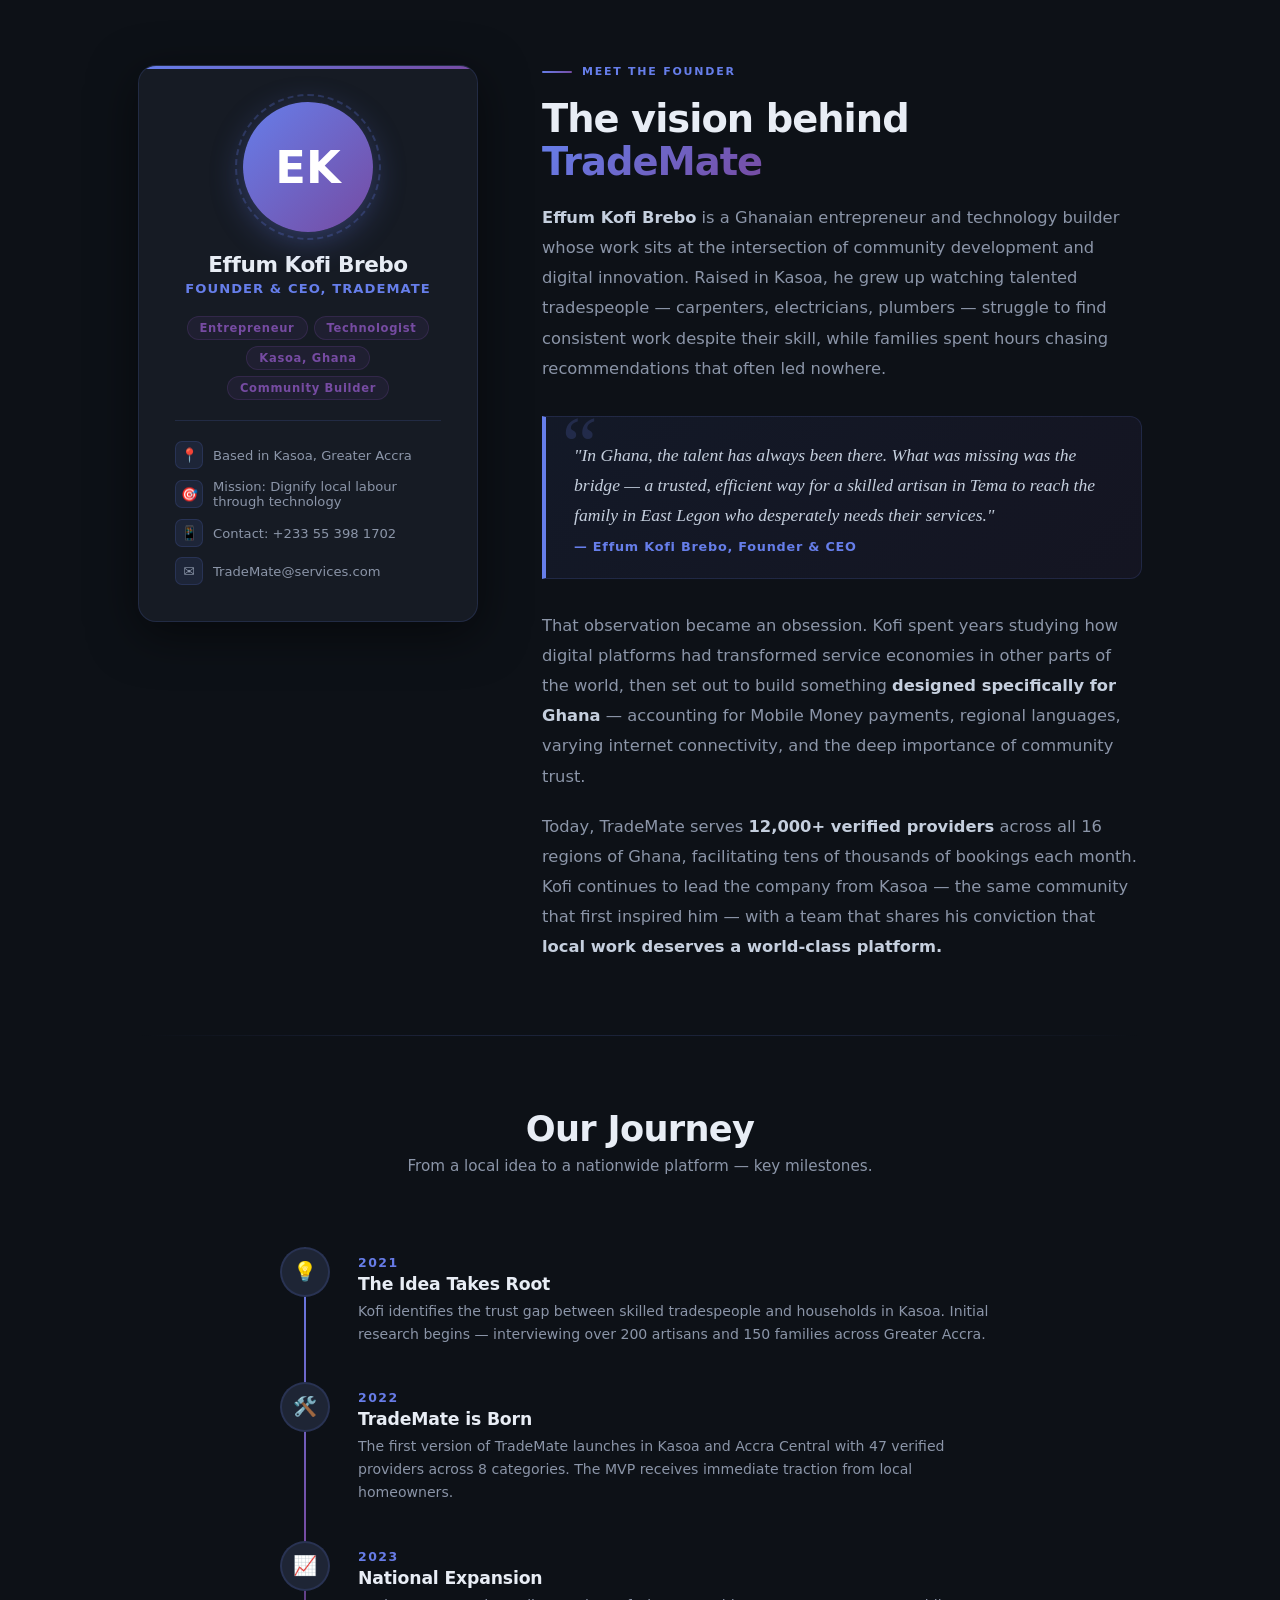
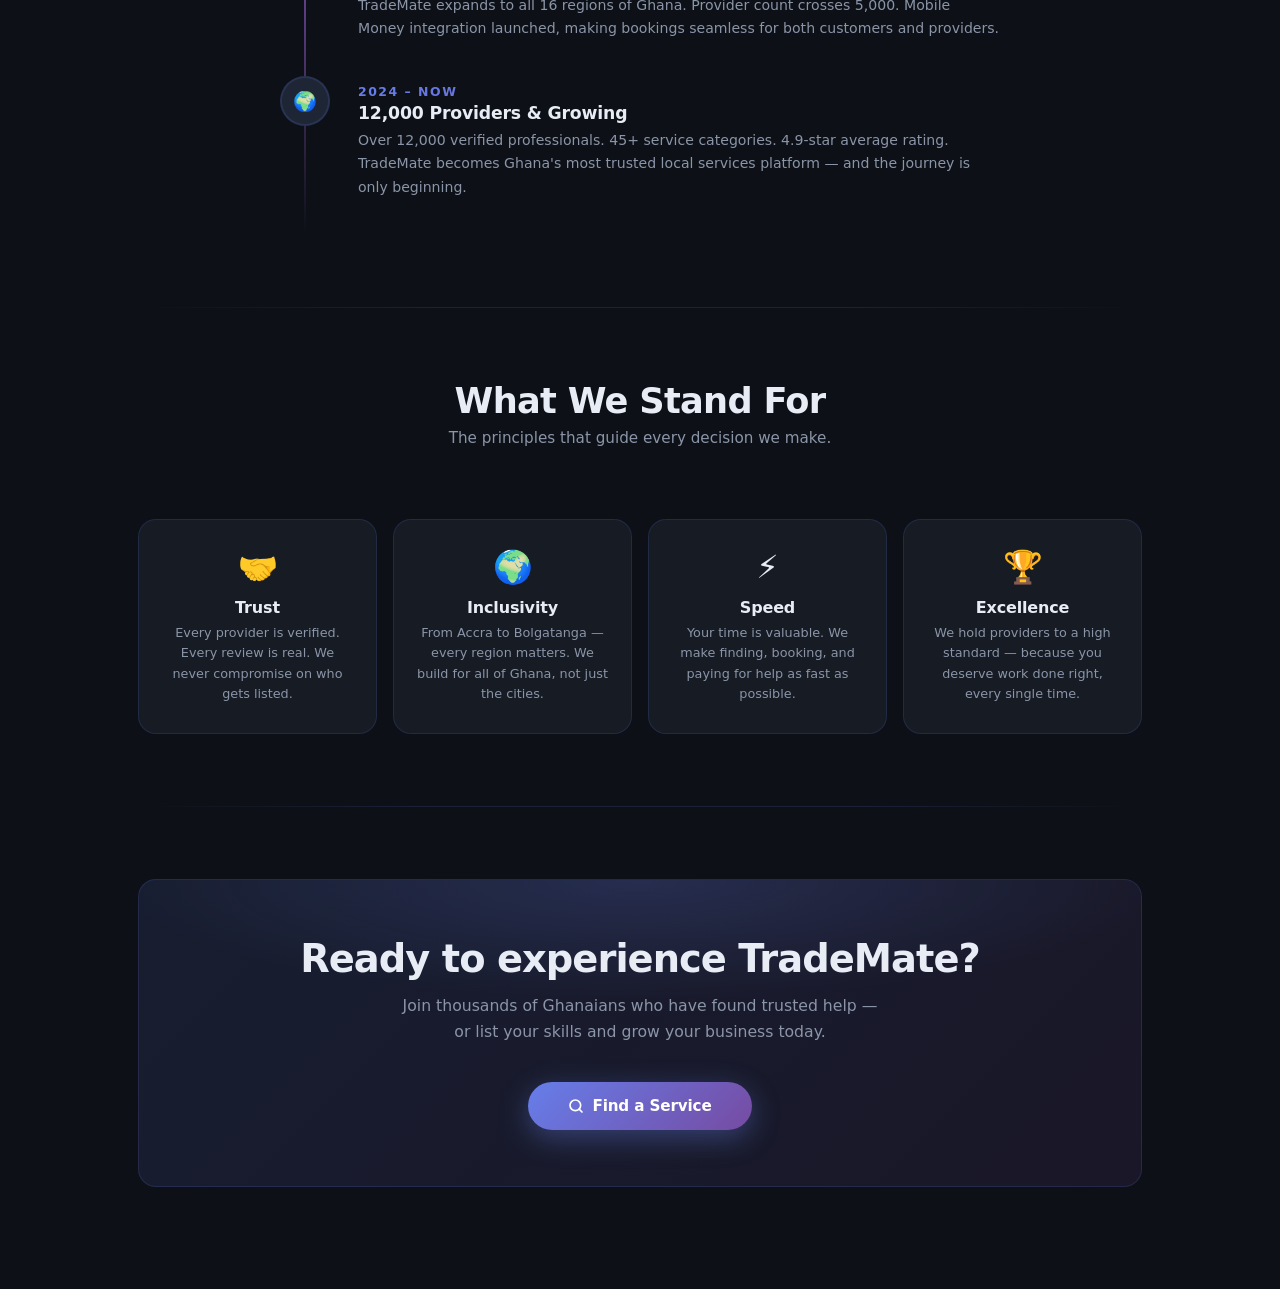
<file: HTML/ADMIN/About.html>
About · HTML
Copy

<!DOCTYPE html>
<html lang="en">
<head>
  <meta charset="UTF-8" />
  <meta name="viewport" content="width=device-width, initial-scale=1.0, viewport-fit=cover" />
  <meta name="theme-color" content="#0D1117" />
  <title>About — TradeMate</title>
  <style>
    /* ═══════════════════════════════════════════
       DESIGN TOKENS  (matches TradeMate palette)
    ═══════════════════════════════════════════ */
    :root {
      --gold:       #667eea;
      --dark:       #0D1117;
      --dark-2:     #161B24;
      --dark-3:     #1E2535;
      --text:       #764ba2;
      --muted:      #8B95A8;
      --accent:     #667eea;
      --accent-2:   #764ba2;
      --gradient:   linear-gradient(135deg, #667eea 0%, #764ba2 100%);
      --border:     rgba(102,126,234,0.16);
      --border-h:   rgba(102,126,234,0.40);
      --ink:        #E8EDF5;
      --ink-2:      #C5CFDE;
      --card-r:     18px;
      --shadow:     0 12px 48px rgba(0,0,0,0.5);

      /* System font stacks — no imports */
      --font-display: -apple-system, BlinkMacSystemFont, "Segoe UI", system-ui, sans-serif;
      --font-body:    system-ui, -apple-system, "Segoe UI", sans-serif;
      --font-serif:   Georgia, "Times New Roman", serif;

      /* Fluid spacing */
      --sp-xs: clamp(8px,  1.5vw, 12px);
      --sp-sm: clamp(12px, 2vw,   20px);
      --sp-md: clamp(20px, 3vw,   36px);
      --sp-lg: clamp(36px, 6vw,   72px);
      --sp-xl: clamp(56px, 8vw,  112px);
    }

    /* ── Reset ── */
    *, *::before, *::after { box-sizing: border-box; margin: 0; padding: 0; }
    html { scroll-behavior: smooth; }

    /* ── Base ── */
    body {
      font-family: var(--font-body);
      background: var(--dark);
      color: var(--ink);
      min-height: 100vh;
      overflow-x: hidden;
      -webkit-font-smoothing: antialiased;
      position: relative;
    }

    /* ── Ambient background ── */
    body::before {
      content: '';
      position: fixed;
      inset: 0;
      background:
        radial-gradient(ellipse 70% 55% at 10% 20%, rgba(102,126,234,.10) 0%, transparent 55%),
        radial-gradient(ellipse 60% 50% at 90% 75%, rgba(118,75,162,.12) 0%, transparent 55%),
        radial-gradient(ellipse 45% 40% at 50% 50%, rgba(102,126,234,.04) 0%, transparent 60%);
      pointer-events: none;
      z-index: 0;
    }

    body::after {
      content: '';
      position: fixed;
      inset: 0;
      background-image:
        linear-gradient(rgba(102,126,234,.03) 1px, transparent 1px),
        linear-gradient(90deg, rgba(102,126,234,.03) 1px, transparent 1px);
      background-size: 56px 56px;
      pointer-events: none;
      z-index: 0;
    }

    img { max-width: 100%; display: block; }

    /* ════════════════════════════════════════
       NAV
    ════════════════════════════════════════ */
    nav {
      position: fixed;
      top: 0;
      width: 100%;
      background: rgba(13,17,23,.94);
      backdrop-filter: blur(16px);
      -webkit-backdrop-filter: blur(16px);
      border-bottom: 1px solid var(--border);
      z-index: 500;
      padding: clamp(12px,2vw,18px) clamp(16px,5vw,48px);
    }

    .nav-inner {
      max-width: 1100px;
      margin: 0 auto;
      display: flex;
      align-items: center;
      justify-content: space-between;
      gap: 16px;
    }

    .nav-brand {
      font-family: var(--font-display);
      font-weight: 800;
      font-size: clamp(16px,2.5vw,20px);
      background: var(--gradient);
      -webkit-background-clip: text;
      -webkit-text-fill-color: transparent;
      background-clip: text;
      text-decoration: none;
      letter-spacing: -0.02em;
    }

    .nav-links {
      display: flex;
      gap: clamp(4px,1vw,8px);
      list-style: none;
    }

    .nav-links a {
      font-family: var(--font-body);
      font-size: clamp(12px,1.4vw,14px);
      font-weight: 500;
      color: var(--muted);
      text-decoration: none;
      padding: 7px 14px;
      border-radius: 100px;
      transition: color .2s, background .2s;
    }

    .nav-links a:hover,
    .nav-links a.active {
      color: var(--ink);
      background: rgba(102,126,234,.1);
    }

    /* ════════════════════════════════════════
       PAGE WRAPPER
    ════════════════════════════════════════ */
    .page {
      position: relative;
      z-index: 1;
      max-width: 1100px;
      margin: 0 auto;
      padding: calc(var(--sp-xl) + 56px) clamp(16px,5vw,48px) var(--sp-xl);
    }

    /* ════════════════════════════════════════
       EYEBROW / PILL LABEL
    ════════════════════════════════════════ */
    .eyebrow {
      display: inline-flex;
      align-items: center;
      gap: 8px;
      background: rgba(102,126,234,.1);
      border: 1px solid rgba(102,126,234,.25);
      border-radius: 100px;
      padding: 6px 16px;
      font-size: clamp(10px,1.3vw,12px);
      font-weight: 600;
      letter-spacing: .12em;
      text-transform: uppercase;
      color: var(--accent);
      margin-bottom: var(--sp-sm);
    }

    .eyebrow-dot {
      width: 6px; height: 6px;
      border-radius: 50%;
      background: var(--accent);
      animation: pulse 2.4s ease infinite;
    }

    @keyframes pulse {
      0%,100% { opacity:1; transform:scale(1); }
      50%      { opacity:.4; transform:scale(.75); }
    }

    /* ════════════════════════════════════════
       HERO / PAGE TITLE BLOCK
    ════════════════════════════════════════ */
    .hero {
      text-align: center;
      margin-bottom: var(--sp-xl);
      animation: fadeUp .7s ease both;
    }

    .hero h1 {
      font-family: var(--font-display);
      font-size: clamp(2.2rem,6vw,4.6rem);
      font-weight: 800;
      line-height: 1.05;
      letter-spacing: -0.03em;
      color: var(--ink);
      margin-bottom: var(--sp-sm);
    }

    .hero h1 em {
      font-style: normal;
      background: var(--gradient);
      -webkit-background-clip: text;
      -webkit-text-fill-color: transparent;
      background-clip: text;
    }

    .hero-sub {
      font-family: var(--font-body);
      font-size: clamp(.95rem,2vw,1.15rem);
      font-weight: 300;
      color: var(--muted);
      max-width: 540px;
      margin: 0 auto;
      line-height: 1.75;
    }

    /* ════════════════════════════════════════
       DIVIDER LINE
    ════════════════════════════════════════ */
    .divider {
      height: 1px;
      background: linear-gradient(90deg, transparent, var(--border) 30%, var(--border) 70%, transparent);
      margin: var(--sp-lg) 0;
    }

    /* ════════════════════════════════════════
       COMPANY SECTION
    ════════════════════════════════════════ */
    .company-section {
      display: grid;
      grid-template-columns: 1fr 1fr;
      gap: clamp(24px,4vw,56px);
      align-items: center;
      animation: fadeUp .8s .1s ease both;
    }

    .company-text { display: flex; flex-direction: column; gap: var(--sp-sm); }

    .section-label {
      font-family: var(--font-display);
      font-size: clamp(10px,1.2vw,11px);
      font-weight: 700;
      letter-spacing: .16em;
      text-transform: uppercase;
      color: var(--accent);
      display: flex;
      align-items: center;
      gap: 10px;
    }

    .section-label::before {
      content: '';
      display: block;
      width: 30px; height: 2px;
      background: var(--gradient);
      border-radius: 2px;
      flex-shrink: 0;
    }

    .company-text h2 {
      font-family: var(--font-display);
      font-size: clamp(1.7rem,3.5vw,2.8rem);
      font-weight: 800;
      line-height: 1.1;
      letter-spacing: -0.025em;
      color: var(--ink);
    }

    .company-text h2 span {
      background: var(--gradient);
      -webkit-background-clip: text;
      -webkit-text-fill-color: transparent;
      background-clip: text;
    }

    .company-text p {
      font-family: var(--font-body);
      font-size: clamp(.88rem,1.6vw,1rem);
      font-weight: 300;
      color: var(--muted);
      line-height: 1.8;
    }

    /* mission pillars */
    .pillars {
      display: grid;
      grid-template-columns: 1fr 1fr;
      gap: clamp(10px,1.5vw,14px);
      margin-top: var(--sp-xs);
    }

    .pillar {
      background: var(--dark-3);
      border: 1px solid var(--border);
      border-radius: 12px;
      padding: clamp(14px,2vw,18px);
      display: flex;
      flex-direction: column;
      gap: 6px;
      transition: border-color .25s, transform .25s;
    }

    .pillar:hover {
      border-color: var(--border-h);
      transform: translateY(-3px);
    }

    .pillar-icon {
      font-size: clamp(1.3rem,2.5vw,1.6rem);
      line-height: 1;
    }

    .pillar-title {
      font-family: var(--font-display);
      font-weight: 700;
      font-size: clamp(.82rem,1.4vw,.9rem);
      color: var(--ink);
      letter-spacing: -0.01em;
    }

    .pillar-desc {
      font-size: clamp(.72rem,1.2vw,.78rem);
      color: var(--muted);
      line-height: 1.5;
    }

    /* company visual card */
    .company-visual {
      position: relative;
      display: flex;
      align-items: center;
      justify-content: center;
    }

    .visual-card {
      position: relative;
      width: 100%;
      background: linear-gradient(135deg, var(--dark-3) 0%, var(--dark-2) 100%);
      border: 1px solid var(--border);
      border-radius: var(--card-r);
      padding: clamp(28px,4vw,44px);
      box-shadow: var(--shadow);
      overflow: hidden;
      text-align: center;
    }

    /* decorative glow ring */
    .visual-card::before {
      content: '';
      position: absolute;
      top: -40%;  left: -40%;
      width: 180%; height: 180%;
      background: radial-gradient(circle, rgba(102,126,234,.12) 0%, transparent 60%);
      pointer-events: none;
    }

    /* orbit rings */
    .ring {
      position: absolute;
      border-radius: 50%;
      border: 1px solid rgba(102,126,234,.12);
      animation: spin linear infinite;
      pointer-events: none;
    }

    .ring-1 { width: 220px; height: 220px; top: 50%; left: 50%; transform: translate(-50%,-50%); animation-duration: 22s; }
    .ring-2 { width: 310px; height: 310px; top: 50%; left: 50%; transform: translate(-50%,-50%); animation-duration: 34s; animation-direction: reverse; border-color: rgba(118,75,162,.08); }

    @keyframes spin { to { transform: translate(-50%,-50%) rotate(360deg); } }

    .visual-logo-mark {
      position: relative;
      z-index: 1;
      width: clamp(72px,10vw,96px);
      height: clamp(72px,10vw,96px);
      border-radius: clamp(18px,3vw,24px);
      background: var(--gradient);
      display: flex;
      align-items: center;
      justify-content: center;
      font-family: var(--font-display);
      font-weight: 800;
      font-size: clamp(1.5rem,3vw,2rem);
      color: #fff;
      margin: 0 auto var(--sp-sm);
      box-shadow: 0 12px 40px rgba(102,126,234,.4);
    }

    .visual-tagline {
      position: relative;
      z-index: 1;
      font-family: var(--font-display);
      font-weight: 800;
      font-size: clamp(1.1rem,2.2vw,1.5rem);
      letter-spacing: -0.02em;
      color: var(--ink);
      margin-bottom: 6px;
    }

    .visual-sub {
      position: relative;
      z-index: 1;
      font-size: clamp(.75rem,1.3vw,.85rem);
      color: var(--muted);
      margin-bottom: var(--sp-md);
    }

    /* stat chips inside card */
    .stat-chips {
      position: relative;
      z-index: 1;
      display: flex;
      justify-content: center;
      gap: clamp(8px,1.5vw,12px);
      flex-wrap: wrap;
    }

    .chip {
      background: rgba(102,126,234,.1);
      border: 1px solid var(--border);
      border-radius: 100px;
      padding: 6px 14px;
      display: flex;
      flex-direction: column;
      align-items: center;
    }

    .chip-val {
      font-family: var(--font-display);
      font-weight: 800;
      font-size: clamp(.85rem,1.6vw,1rem);
      background: var(--gradient);
      -webkit-background-clip: text;
      -webkit-text-fill-color: transparent;
      background-clip: text;
      line-height: 1.2;
    }

    .chip-label {
      font-size: clamp(.6rem,1vw,.68rem);
      color: var(--muted);
      text-transform: uppercase;
      letter-spacing: .07em;
    }

    /* ════════════════════════════════════════
       FOUNDER SECTION
    ════════════════════════════════════════ */
    .founder-section {
      display: grid;
      grid-template-columns: 340px 1fr;
      gap: clamp(28px,5vw,64px);
      align-items: start;
      animation: fadeUp .8s .2s ease both;
    }

    /* founder card */
    .founder-card {
      position: relative;
      background: var(--dark-2);
      border: 1px solid var(--border);
      border-radius: var(--card-r);
      padding: clamp(24px,3.5vw,36px);
      box-shadow: var(--shadow);
      overflow: hidden;
      text-align: center;
    }

    .founder-card::before {
      content: '';
      position: absolute;
      top: 0; left: 0; right: 0;
      height: 3px;
      background: var(--gradient);
    }

    /* avatar */
    .avatar-wrap {
      position: relative;
      width: clamp(100px,15vw,130px);
      height: clamp(100px,15vw,130px);
      margin: 0 auto var(--sp-sm);
    }

    .avatar {
      width: 100%;
      height: 100%;
      border-radius: 50%;
      background: var(--gradient);
      display: flex;
      align-items: center;
      justify-content: center;
      font-family: var(--font-display);
      font-weight: 800;
      font-size: clamp(2rem,4vw,2.8rem);
      color: #fff;
      box-shadow: 0 8px 32px rgba(102,126,234,.35);
      position: relative;
      z-index: 1;
    }

    /* spinning ring around avatar */
    .avatar-ring {
      position: absolute;
      inset: -8px;
      border-radius: 50%;
      border: 2px dashed rgba(102,126,234,.25);
      animation: spin-slow 12s linear infinite;
    }

    @keyframes spin-slow { to { transform: rotate(360deg); } }

    .founder-name {
      font-family: var(--font-display);
      font-weight: 800;
      font-size: clamp(1.1rem,2.2vw,1.35rem);
      letter-spacing: -0.02em;
      color: var(--ink);
      margin-bottom: 4px;
    }

    .founder-title {
      font-size: clamp(.75rem,1.3vw,.82rem);
      color: var(--accent);
      font-weight: 600;
      letter-spacing: .08em;
      text-transform: uppercase;
      margin-bottom: var(--sp-sm);
    }

    /* tags */
    .founder-tags {
      display: flex;
      flex-wrap: wrap;
      justify-content: center;
      gap: 6px;
      margin-bottom: var(--sp-sm);
    }

    .tag {
      background: rgba(118,75,162,.1);
      border: 1px solid rgba(118,75,162,.22);
      border-radius: 100px;
      padding: 4px 12px;
      font-size: clamp(.65rem,1.1vw,.72rem);
      color: var(--text);
      font-weight: 600;
      letter-spacing: .06em;
    }

    /* quick facts inside card */
    .founder-facts {
      display: flex;
      flex-direction: column;
      gap: 10px;
      border-top: 1px solid var(--border);
      padding-top: var(--sp-sm);
      margin-top: var(--sp-xs);
      text-align: left;
    }

    .fact {
      display: flex;
      align-items: center;
      gap: 10px;
      font-size: clamp(.75rem,1.2vw,.82rem);
      color: var(--muted);
    }

    .fact-icon {
      width: 28px; height: 28px;
      border-radius: 7px;
      background: rgba(102,126,234,.1);
      border: 1px solid var(--border);
      display: flex; align-items: center; justify-content: center;
      font-size: .85rem;
      flex-shrink: 0;
    }

    /* founder story */
    .founder-story {
      display: flex;
      flex-direction: column;
      gap: var(--sp-sm);
    }

    .founder-story h2 {
      font-family: var(--font-display);
      font-size: clamp(1.5rem,3vw,2.4rem);
      font-weight: 800;
      line-height: 1.1;
      letter-spacing: -0.025em;
      color: var(--ink);
    }

    .founder-story h2 em {
      font-style: normal;
      background: var(--gradient);
      -webkit-background-clip: text;
      -webkit-text-fill-color: transparent;
      background-clip: text;
    }

    .founder-story p {
      font-family: var(--font-body);
      font-size: clamp(.9rem,1.6vw,1.02rem);
      font-weight: 300;
      color: var(--muted);
      line-height: 1.85;
    }

    .founder-story p strong {
      color: var(--ink-2);
      font-weight: 600;
    }

    /* pull-quote */
    .quote-block {
      position: relative;
      background: linear-gradient(135deg, rgba(102,126,234,.08) 0%, rgba(118,75,162,.08) 100%);
      border: 1px solid var(--border);
      border-left: 4px solid var(--accent);
      border-radius: 0 12px 12px 0;
      padding: clamp(16px,2.5vw,24px) clamp(18px,3vw,28px);
      margin: var(--sp-xs) 0;
    }

    .quote-block blockquote {
      font-family: var(--font-serif);
      font-size: clamp(.95rem,1.8vw,1.1rem);
      color: var(--ink-2);
      font-style: italic;
      line-height: 1.7;
    }

    .quote-block cite {
      display: block;
      margin-top: 8px;
      font-style: normal;
      font-size: clamp(.72rem,1.2vw,.8rem);
      color: var(--accent);
      font-weight: 600;
      letter-spacing: .06em;
    }

    /* quote decoration */
    .quote-block::before {
      content: '\201C';
      position: absolute;
      top: -12px; left: 16px;
      font-family: var(--font-serif);
      font-size: 5rem;
      line-height: 1;
      color: var(--accent);
      opacity: .18;
      pointer-events: none;
    }

    /* ════════════════════════════════════════
       TIMELINE
    ════════════════════════════════════════ */
    .timeline-wrap {
      animation: fadeUp .8s .3s ease both;
    }

    .timeline-title {
      text-align: center;
      margin-bottom: var(--sp-lg);
    }

    .timeline-title h2 {
      font-family: var(--font-display);
      font-size: clamp(1.5rem,3vw,2.2rem);
      font-weight: 800;
      letter-spacing: -0.02em;
      color: var(--ink);
    }

    .timeline-title p {
      margin-top: 8px;
      font-size: clamp(.88rem,1.5vw,.95rem);
      color: var(--muted);
    }

    .timeline {
      position: relative;
      display: flex;
      flex-direction: column;
      gap: 0;
      max-width: 720px;
      margin: 0 auto;
    }

    /* vertical spine */
    .timeline::before {
      content: '';
      position: absolute;
      left: 24px;
      top: 0; bottom: 0;
      width: 2px;
      background: linear-gradient(to bottom, var(--accent), var(--accent-2), transparent);
      border-radius: 2px;
    }

    .tl-item {
      display: flex;
      gap: clamp(16px,3vw,28px);
      padding-bottom: clamp(24px,4vw,36px);
      position: relative;
      animation: fadeUp .6s ease both;
    }

    .tl-item:nth-child(1) { animation-delay: .1s; }
    .tl-item:nth-child(2) { animation-delay: .2s; }
    .tl-item:nth-child(3) { animation-delay: .3s; }
    .tl-item:nth-child(4) { animation-delay: .4s; }

    .tl-dot {
      flex-shrink: 0;
      width: 50px; height: 50px;
      border-radius: 50%;
      background: var(--dark-3);
      border: 2px solid var(--border);
      display: flex; align-items: center; justify-content: center;
      font-size: 1.2rem;
      position: relative;
      z-index: 1;
      transition: border-color .3s, background .3s;
    }

    .tl-item:hover .tl-dot {
      border-color: var(--accent);
      background: rgba(102,126,234,.12);
    }

    .tl-body {
      flex: 1;
      padding-top: 8px;
    }

    .tl-year {
      font-family: var(--font-display);
      font-weight: 800;
      font-size: clamp(.72rem,1.2vw,.78rem);
      letter-spacing: .12em;
      text-transform: uppercase;
      background: var(--gradient);
      -webkit-background-clip: text;
      -webkit-text-fill-color: transparent;
      background-clip: text;
      margin-bottom: 4px;
    }

    .tl-heading {
      font-family: var(--font-display);
      font-weight: 700;
      font-size: clamp(.95rem,1.8vw,1.08rem);
      color: var(--ink);
      letter-spacing: -0.01em;
      margin-bottom: 6px;
    }

    .tl-desc {
      font-size: clamp(.8rem,1.4vw,.88rem);
      color: var(--muted);
      line-height: 1.65;
    }

    /* ════════════════════════════════════════
       VALUES STRIP
    ════════════════════════════════════════ */
    .values-strip {
      display: grid;
      grid-template-columns: repeat(4, 1fr);
      gap: clamp(10px,1.5vw,16px);
      animation: fadeUp .8s .35s ease both;
    }

    .value-card {
      background: var(--dark-2);
      border: 1px solid var(--border);
      border-radius: var(--card-r);
      padding: clamp(20px,3vw,28px) clamp(16px,2.5vw,22px);
      text-align: center;
      transition: transform .3s cubic-bezier(.34,1.56,.64,1), border-color .25s, box-shadow .25s;
      position: relative;
      overflow: hidden;
    }

    .value-card::after {
      content: '';
      position: absolute;
      top: 0; left: 0; right: 0;
      height: 2px;
      background: var(--gradient);
      transform: scaleX(0);
      transform-origin: left;
      transition: transform .35s ease;
    }

    .value-card:hover {
      transform: translateY(-6px);
      border-color: var(--border-h);
      box-shadow: 0 16px 48px rgba(0,0,0,.4);
    }

    .value-card:hover::after { transform: scaleX(1); }

    .value-icon {
      font-size: clamp(1.6rem,3vw,2rem);
      margin-bottom: clamp(8px,1.5vw,12px);
      display: block;
    }

    .value-title {
      font-family: var(--font-display);
      font-weight: 700;
      font-size: clamp(.88rem,1.5vw,1rem);
      color: var(--ink);
      letter-spacing: -0.01em;
      margin-bottom: 6px;
    }

    .value-desc {
      font-size: clamp(.72rem,1.2vw,.8rem);
      color: var(--muted);
      line-height: 1.6;
    }

    /* ════════════════════════════════════════
       CTA BAND
    ════════════════════════════════════════ */
    .cta-band {
      background: linear-gradient(135deg, rgba(102,126,234,.12) 0%, rgba(118,75,162,.12) 100%);
      border: 1px solid var(--border);
      border-radius: var(--card-r);
      padding: clamp(36px,5vw,56px) clamp(24px,4vw,48px);
      text-align: center;
      position: relative;
      overflow: hidden;
      animation: fadeUp .8s .4s ease both;
    }

    .cta-band::before {
      content: '';
      position: absolute;
      inset: 0;
      background: radial-gradient(ellipse 80% 60% at 50% 0%, rgba(102,126,234,.18) 0%, transparent 65%);
      pointer-events: none;
    }

    .cta-band h2 {
      position: relative;
      font-family: var(--font-display);
      font-size: clamp(1.5rem,3.5vw,2.4rem);
      font-weight: 800;
      letter-spacing: -0.025em;
      color: var(--ink);
      margin-bottom: var(--sp-xs);
    }

    .cta-band p {
      position: relative;
      font-size: clamp(.88rem,1.6vw,.98rem);
      color: var(--muted);
      max-width: 480px;
      margin: 0 auto var(--sp-md);
      line-height: 1.7;
    }

    .cta-btn {
      position: relative;
      display: inline-flex;
      align-items: center;
      gap: 8px;
      padding: clamp(12px,2vw,15px) clamp(28px,4vw,40px);
      background: var(--gradient);
      color: #fff;
      font-family: var(--font-display);
      font-weight: 700;
      font-size: clamp(.85rem,1.6vw,.95rem);
      letter-spacing: -0.01em;
      border-radius: 100px;
      text-decoration: none;
      border: none;
      cursor: pointer;
      box-shadow: 0 8px 28px rgba(102,126,234,.38);
      transition: transform .25s, box-shadow .25s;
      overflow: hidden;
    }

    .cta-btn::after {
      content: '';
      position: absolute;
      top: -50%; left: -80%;
      width: 50%; height: 200%;
      background: rgba(255,255,255,.15);
      transform: skewX(-20deg);
      transition: left .5s ease;
    }

    .cta-btn:hover::after { left: 130%; }

    .cta-btn:hover {
      transform: translateY(-3px);
      box-shadow: 0 14px 40px rgba(102,126,234,.52);
    }

    /* ════════════════════════════════════════
       ANIMATIONS
    ════════════════════════════════════════ */
    @keyframes fadeUp {
      from { opacity: 0; transform: translateY(28px); }
      to   { opacity: 1; transform: translateY(0); }
    }

    /* ════════════════════════════════════════
       RESPONSIVE
    ════════════════════════════════════════ */

    /* Tablet */
    @media (max-width: 900px) {
      .company-section { grid-template-columns: 1fr; }
      .company-visual { order: -1; }
      .visual-card { max-width: 440px; margin: 0 auto; width: 100%; }

      .founder-section { grid-template-columns: 1fr; }
      .founder-card { max-width: 360px; margin: 0 auto; width: 100%; }

      .values-strip { grid-template-columns: repeat(2, 1fr); }
      .timeline::before { left: 20px; }
      .tl-dot { width: 42px; height: 42px; font-size: 1rem; }
    }

    /* Mobile */
    @media (max-width: 600px) {
      .pillars { grid-template-columns: 1fr; }
      .values-strip { grid-template-columns: 1fr 1fr; gap: 10px; }
      .nav-links { display: none; }
      .stat-chips { flex-direction: column; align-items: center; gap: 8px; }
      .chip { flex-direction: row; gap: 8px; }
    }

    /* Small mobile */
    @media (max-width: 400px) {
      .values-strip { grid-template-columns: 1fr; }
      .founder-tags { gap: 4px; }
    }

    /* Touch devices */
    @media (hover: none) {
      .pillar:hover,
      .value-card:hover,
      .cta-btn:hover { transform: none; }
    }
  </style>
</head>
<body>

  <!-- ════════════ NAV ════════════ -->
  <nav aria-label="Main navigation">
    <div class="nav-inner">
      <a class="nav-brand" href="/index.html">TradeMate</a>
      <ul class="nav-links">
        <li><a href="/index.html">Home</a></li>
        <li><a href="#" class="active">About</a></li>
        <li><a href="/HTML/ADMIN/login.html" target="_blank">Services</a></li>
        <li><a href="/HTML/ADMIN/Contact.html">Contact</a></li>
      </ul>
    </div>
  </nav>

  <!-- ════════════ PAGE ════════════ -->
  <main class="page">

    <!-- ── Hero ── -->
    <section class="hero" aria-labelledby="page-title">
      <div class="eyebrow">
        <span class="eyebrow-dot" aria-hidden="true"></span>
        Our Story
      </div>
      <h1 id="page-title">
        Built with purpose,<br><em>rooted in Ghana.</em>
      </h1>
      <p class="hero-sub">
        TradeMate exists to close the gap between everyday Ghanaians and the skilled professionals who can transform their homes, businesses, and lives.
      </p>
    </section>

    <div class="divider"></div>

    <!-- ── Company Section ── -->
    <section class="company-section" aria-labelledby="company-heading">

      <div class="company-text">
        <div class="section-label">About TradeMate</div>
        <h2 id="company-heading">
          Ghana's <span>#1 Local</span><br>Services Platform
        </h2>

        <p>
          TradeMate is a digital marketplace that connects Ghanaians with trusted, verified local service professionals — from plumbers and electricians to tutors and photographers. We believe every person deserves access to reliable, quality help in their neighbourhood, without the frustration of referrals, no-shows, or overcharging.
        </p>

        <p>
          Founded in Kasoa, we understand the unique challenges of the Ghanaian services market. Our platform was built ground-up to serve every region — from Accra to Tamale, Takoradi to Bolgatanga — making it easier than ever to discover, book, and pay for local expertise.
        </p>

        <div class="pillars">
          <div class="pillar">
            <div class="pillar-icon">🛡️</div>
            <div class="pillar-title">Verified Professionals</div>
            <div class="pillar-desc">Every provider is ID-checked, skills-assessed, and community-rated before listing.</div>
          </div>
          <div class="pillar">
            <div class="pillar-icon">⚡</div>
            <div class="pillar-title">Book in 60 Seconds</div>
            <div class="pillar-desc">Search, compare, and confirm a booking faster than a phone call.</div>
          </div>
          <div class="pillar">
            <div class="pillar-icon">🇬🇭</div>
            <div class="pillar-title">16 Regions Covered</div>
            <div class="pillar-desc">Built to serve all of Ghana, not just the capital.</div>
          </div>
          <div class="pillar">
            <div class="pillar-icon">💰</div>
            <div class="pillar-title">Secure Payments</div>
            <div class="pillar-desc">Mobile Money, card, or cash. Funds held safely until work is confirmed done.</div>
          </div>
        </div>
      </div>

      <div class="company-visual" aria-hidden="true">
        <div class="visual-card">
          <div class="ring ring-1"></div>
          <div class="ring ring-2"></div>
          <div class="visual-logo-mark">TM</div>
          <div class="visual-tagline">TradeMate</div>
          <div class="visual-sub">Your Local Services Network</div>
          <div class="stat-chips">
            <div class="chip">
              <span class="chip-val">12K+</span>
              <span class="chip-label">Providers</span>
            </div>
            <div class="chip">
              <span class="chip-val">45+</span>
              <span class="chip-label">Categories</span>
            </div>
            <div class="chip">
              <span class="chip-val">4.9★</span>
              <span class="chip-label">Avg Rating</span>
            </div>
          </div>
        </div>
      </div>

    </section>

    <div class="divider"></div>

    <!-- ── Founder Section ── -->
    <section class="founder-section" aria-labelledby="founder-heading">

      <!-- Left: Founder Card -->
      <div class="founder-card">
        <div class="avatar-wrap" aria-hidden="true">
          <div class="avatar">EK</div>
          <div class="avatar-ring"></div>
        </div>

        <div class="founder-name">Effum Kofi Brebo</div>
        <div class="founder-title">Founder &amp; CEO, TradeMate</div>

        <div class="founder-tags">
          <span class="tag">Entrepreneur</span>
          <span class="tag">Technologist</span>
          <span class="tag">Kasoa, Ghana</span>
          <span class="tag">Community Builder</span>
        </div>

        <div class="founder-facts">
          <div class="fact">
            <div class="fact-icon">📍</div>
            <span>Based in Kasoa, Greater Accra</span>
          </div>
          <div class="fact">
            <div class="fact-icon">🎯</div>
            <span>Mission: Dignify local labour through technology</span>
          </div>
          <div class="fact">
            <div class="fact-icon">📱</div>
            <span>Contact: +233 55 398 1702</span>
          </div>
          <div class="fact">
            <div class="fact-icon">✉️</div>
            <span>TradeMate@services.com</span>
          </div>
        </div>
      </div>

      <!-- Right: Founder Story -->
      <div class="founder-story">
        <div class="section-label">Meet the Founder</div>
        <h2 id="founder-heading">
          The vision behind<br><em>TradeMate</em>
        </h2>

        <p>
          <strong>Effum Kofi Brebo</strong> is a Ghanaian entrepreneur and technology builder whose work sits at the intersection of community development and digital innovation. Raised in Kasoa, he grew up watching talented tradespeople — carpenters, electricians, plumbers — struggle to find consistent work despite their skill, while families spent hours chasing recommendations that often led nowhere.
        </p>

        <div class="quote-block">
          <blockquote>
            "In Ghana, the talent has always been there. What was missing was the bridge — a trusted, efficient way for a skilled artisan in Tema to reach the family in East Legon who desperately needs their services."
          </blockquote>
          <cite>— Effum Kofi Brebo, Founder &amp; CEO</cite>
        </div>

        <p>
          That observation became an obsession. Kofi spent years studying how digital platforms had transformed service economies in other parts of the world, then set out to build something <strong>designed specifically for Ghana</strong> — accounting for Mobile Money payments, regional languages, varying internet connectivity, and the deep importance of community trust.
        </p>

        <p>
          Today, TradeMate serves <strong>12,000+ verified providers</strong> across all 16 regions of Ghana, facilitating tens of thousands of bookings each month. Kofi continues to lead the company from Kasoa — the same community that first inspired him — with a team that shares his conviction that <strong>local work deserves a world-class platform.</strong>
        </p>
      </div>

    </section>

    <div class="divider"></div>

    <!-- ── Timeline ── -->
    <section class="timeline-wrap" aria-labelledby="timeline-heading">
      <div class="timeline-title">
        <h2 id="timeline-heading">Our Journey</h2>
        <p>From a local idea to a nationwide platform — key milestones.</p>
      </div>

      <div class="timeline" role="list">

        <div class="tl-item" role="listitem">
          <div class="tl-dot" aria-hidden="true">💡</div>
          <div class="tl-body">
            <div class="tl-year">2021</div>
            <div class="tl-heading">The Idea Takes Root</div>
            <div class="tl-desc">Kofi identifies the trust gap between skilled tradespeople and households in Kasoa. Initial research begins — interviewing over 200 artisans and 150 families across Greater Accra.</div>
          </div>
        </div>

        <div class="tl-item" role="listitem">
          <div class="tl-dot" aria-hidden="true">🛠️</div>
          <div class="tl-body">
            <div class="tl-year">2022</div>
            <div class="tl-heading">TradeMate is Born</div>
            <div class="tl-desc">The first version of TradeMate launches in Kasoa and Accra Central with 47 verified providers across 8 categories. The MVP receives immediate traction from local homeowners.</div>
          </div>
        </div>

        <div class="tl-item" role="listitem">
          <div class="tl-dot" aria-hidden="true">📈</div>
          <div class="tl-body">
            <div class="tl-year">2023</div>
            <div class="tl-heading">National Expansion</div>
            <div class="tl-desc">TradeMate expands to all 16 regions of Ghana. Provider count crosses 5,000. Mobile Money integration launched, making bookings seamless for both customers and providers.</div>
          </div>
        </div>

        <div class="tl-item" role="listitem">
          <div class="tl-dot" aria-hidden="true">🌍</div>
          <div class="tl-body">
            <div class="tl-year">2024 – Now</div>
            <div class="tl-heading">12,000 Providers &amp; Growing</div>
            <div class="tl-desc">Over 12,000 verified professionals. 45+ service categories. 4.9-star average rating. TradeMate becomes Ghana's most trusted local services platform — and the journey is only beginning.</div>
          </div>
        </div>

      </div>
    </section>

    <div class="divider"></div>

    <!-- ── Values ── -->
    <section aria-labelledby="values-heading">
      <div class="timeline-title">
        <h2 id="values-heading">What We Stand For</h2>
        <p>The principles that guide every decision we make.</p>
      </div>

      <div class="values-strip">
        <div class="value-card">
          <span class="value-icon">🤝</span>
          <div class="value-title">Trust</div>
          <div class="value-desc">Every provider is verified. Every review is real. We never compromise on who gets listed.</div>
        </div>
        <div class="value-card">
          <span class="value-icon">🌍</span>
          <div class="value-title">Inclusivity</div>
          <div class="value-desc">From Accra to Bolgatanga — every region matters. We build for all of Ghana, not just the cities.</div>
        </div>
        <div class="value-card">
          <span class="value-icon">⚡</span>
          <div class="value-title">Speed</div>
          <div class="value-desc">Your time is valuable. We make finding, booking, and paying for help as fast as possible.</div>
        </div>
        <div class="value-card">
          <span class="value-icon">🏆</span>
          <div class="value-title">Excellence</div>
          <div class="value-desc">We hold providers to a high standard — because you deserve work done right, every single time.</div>
        </div>
      </div>
    </section>

    <div class="divider"></div>

    <!-- ── CTA Band ── -->
    <section class="cta-band" aria-labelledby="cta-heading">
      <h2 id="cta-heading">Ready to experience TradeMate?</h2>
      <p>Join thousands of Ghanaians who have found trusted help — or list your skills and grow your business today.</p>
      <a href="/HTML/CLIENT/services.html" class="cta-btn">
        <svg width="16" height="16" viewBox="0 0 24 24" fill="none" stroke="currentColor" stroke-width="2.5" stroke-linecap="round" stroke-linejoin="round" aria-hidden="true"><circle cx="11" cy="11" r="8"/><path d="m21 21-4.35-4.35"/></svg>
        Find a Service
      </a>
    </section>

  </main>

</body>
</html>
</file>
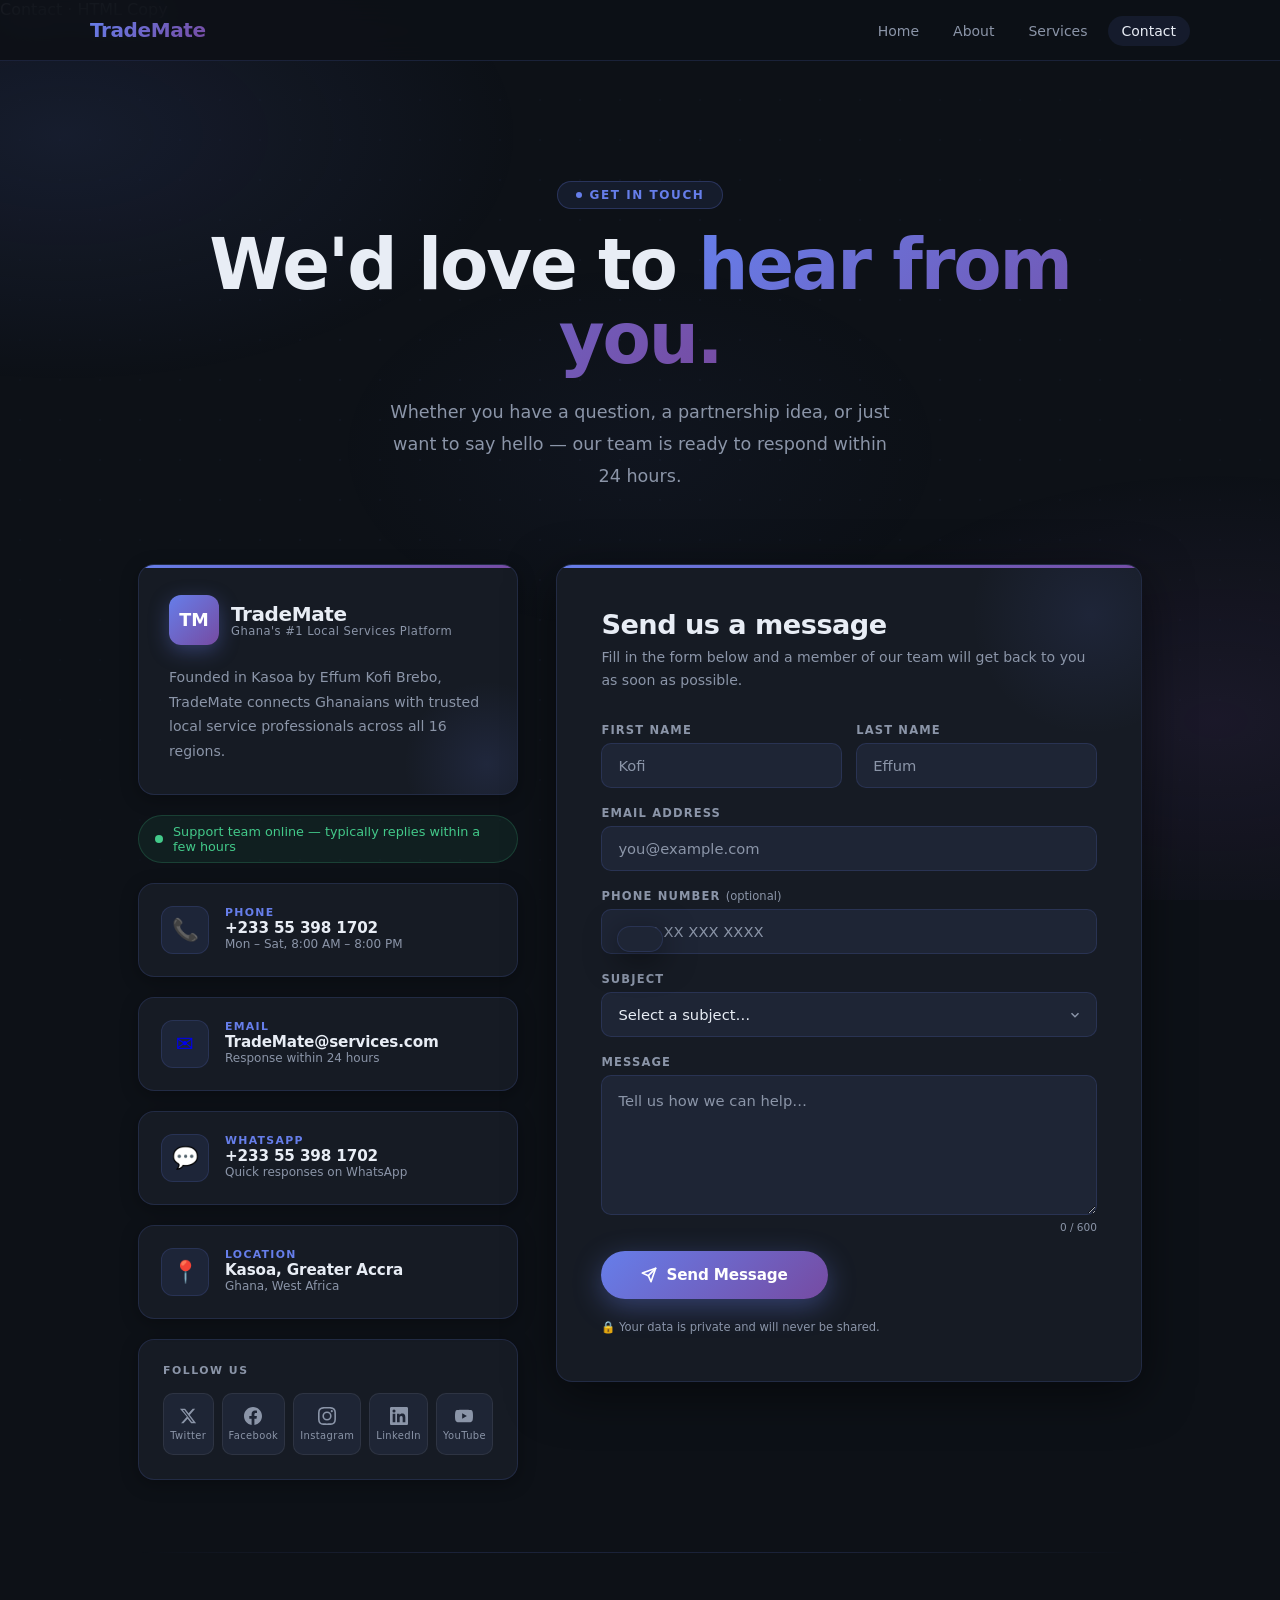
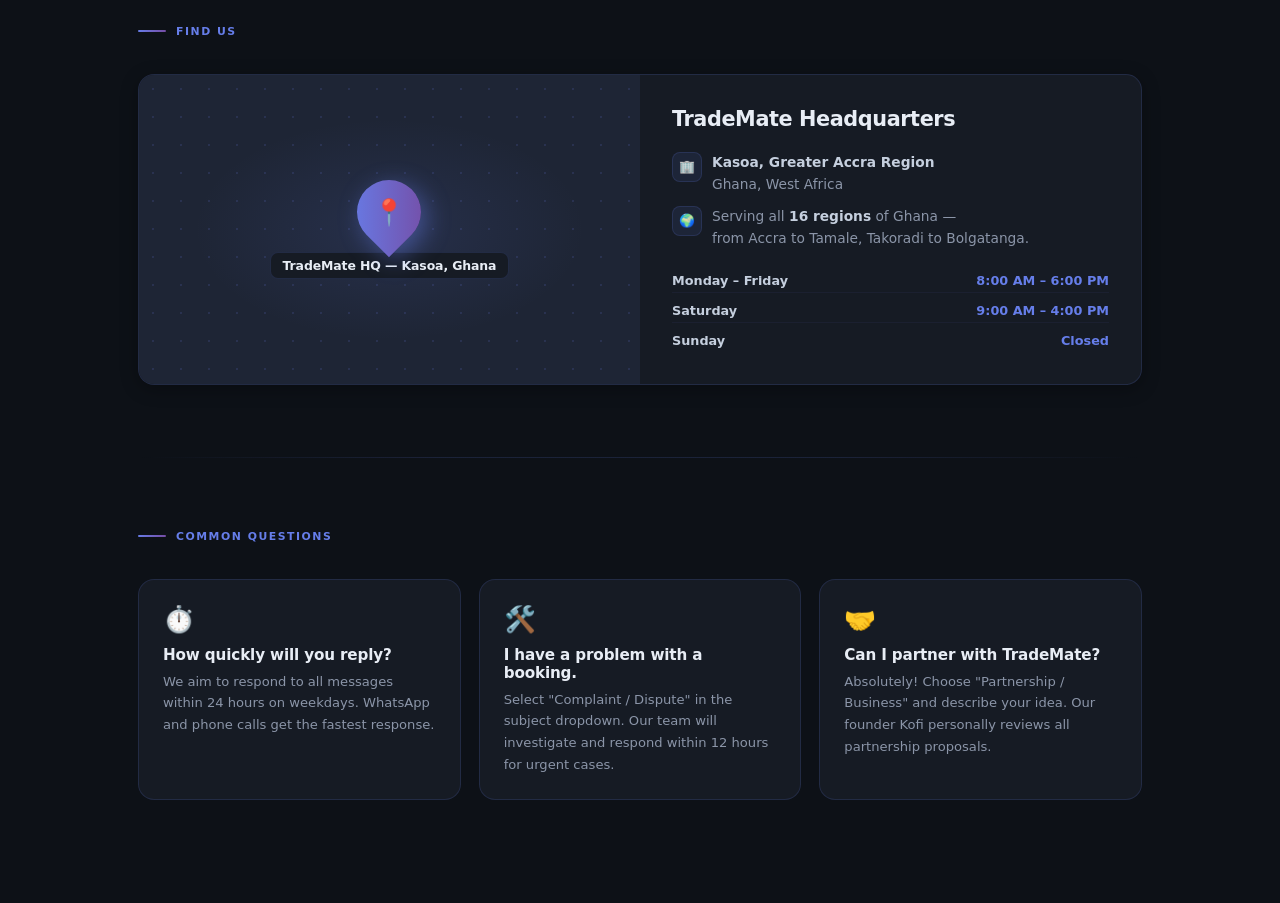
<file: HTML/ADMIN/Contact.html>
Contact · HTML
Copy

<!DOCTYPE html>
<html lang="en">
<head>
  <meta charset="UTF-8" />
  <meta name="viewport" content="width=device-width, initial-scale=1.0, viewport-fit=cover" />
  <meta name="theme-color" content="#0D1117" />
  <title>Contact — TradeMate</title>
  <style>

    /* ══════════════════════════════════════════
       DESIGN TOKENS  (matches TradeMate palette)
    ══════════════════════════════════════════ */
    :root {
      --dark:       #0D1117;
      --dark-2:     #161B24;
      --dark-3:     #1E2535;
      --accent:     #667eea;
      --accent-2:   #764ba2;
      --gradient:   linear-gradient(135deg, #667eea 0%, #764ba2 100%);
      --border:     rgba(102,126,234,0.16);
      --border-h:   rgba(102,126,234,0.40);
      --ink:        #E8EDF5;
      --ink-2:      #C5CFDE;
      --muted:      #8B95A8;
      --card-r:     16px;
      --shadow:     0 12px 48px rgba(0,0,0,0.5);
      --shadow-sm:  0 4px 18px rgba(0,0,0,0.3);

      /* System fonts — no imports */
      --font-display: -apple-system, BlinkMacSystemFont, "Segoe UI", system-ui, sans-serif;
      --font-body:    system-ui, -apple-system, "Segoe UI", sans-serif;

      /* Fluid spacing */
      --sp-xs: clamp(8px,  1.5vw, 12px);
      --sp-sm: clamp(12px, 2vw,   20px);
      --sp-md: clamp(20px, 3vw,   36px);
      --sp-lg: clamp(36px, 6vw,   72px);
      --sp-xl: clamp(56px, 8vw,  112px);
    }

    /* ── Reset ── */
    *, *::before, *::after { box-sizing: border-box; margin: 0; padding: 0; }
    html { scroll-behavior: smooth; }

    body {
      font-family: var(--font-body);
      background: var(--dark);
      color: var(--ink);
      min-height: 100vh;
      overflow-x: hidden;
      -webkit-font-smoothing: antialiased;
      position: relative;
    }

    /* ambient glow */
    body::before {
      content: '';
      position: fixed;
      inset: 0;
      background:
        radial-gradient(ellipse 65% 50% at 5%  15%, rgba(102,126,234,.11) 0%, transparent 55%),
        radial-gradient(ellipse 60% 50% at 95% 80%, rgba(118,75,162,.13) 0%, transparent 55%),
        radial-gradient(ellipse 40% 35% at 50% 50%, rgba(102,126,234,.04) 0%, transparent 60%);
      pointer-events: none;
      z-index: 0;
    }

    /* dot grid */
    body::after {
      content: '';
      position: fixed;
      inset: 0;
      background-image:
        radial-gradient(circle, rgba(102,126,234,.08) 1px, transparent 1px);
      background-size: 40px 40px;
      pointer-events: none;
      z-index: 0;
      opacity: .5;
      mask-image: radial-gradient(ellipse 90% 90% at 50% 50%, black 30%, transparent 100%);
    }

    img { max-width: 100%; display: block; }

    /* ══════════════════════════════════════════
       NAV
    ══════════════════════════════════════════ */
    nav {
      position: fixed;
      top: 0; width: 100%;
      background: rgba(13,17,23,.93);
      backdrop-filter: blur(18px);
      -webkit-backdrop-filter: blur(18px);
      border-bottom: 1px solid var(--border);
      z-index: 500;
      padding: clamp(12px,2vw,18px) clamp(16px,5vw,48px);
    }

    .nav-inner {
      max-width: 1100px;
      margin: 0 auto;
      display: flex;
      align-items: center;
      justify-content: space-between;
    }

    .nav-brand {
      font-family: var(--font-display);
      font-weight: 800;
      font-size: clamp(16px,2.5vw,20px);
      background: var(--gradient);
      -webkit-background-clip: text;
      -webkit-text-fill-color: transparent;
      background-clip: text;
      text-decoration: none;
      letter-spacing: -0.02em;
    }

    .nav-links {
      list-style: none;
      display: flex;
      gap: clamp(2px,1vw,6px);
    }

    .nav-links a {
      font-size: clamp(12px,1.4vw,14px);
      font-weight: 500;
      color: var(--muted);
      text-decoration: none;
      padding: 7px 14px;
      border-radius: 100px;
      transition: color .2s, background .2s;
    }

    .nav-links a:hover,
    .nav-links a.active {
      color: var(--ink);
      background: rgba(102,126,234,.1);
    }

    /* ══════════════════════════════════════════
       PAGE WRAPPER
    ══════════════════════════════════════════ */
    .page {
      position: relative;
      z-index: 1;
      max-width: 1100px;
      margin: 0 auto;
      padding: calc(var(--sp-xl) + 60px) clamp(16px,5vw,48px) var(--sp-xl);
    }

    /* ══════════════════════════════════════════
       PAGE HERO
    ══════════════════════════════════════════ */
    .hero {
      text-align: center;
      margin-bottom: var(--sp-lg);
      animation: fadeUp .7s ease both;
    }

    .eyebrow {
      display: inline-flex;
      align-items: center;
      gap: 8px;
      background: rgba(102,126,234,.1);
      border: 1px solid rgba(102,126,234,.25);
      border-radius: 100px;
      padding: 6px 18px;
      font-size: clamp(10px,1.2vw,12px);
      font-weight: 600;
      letter-spacing: .13em;
      text-transform: uppercase;
      color: var(--accent);
      margin-bottom: var(--sp-sm);
    }

    .eyebrow-dot {
      width: 6px; height: 6px;
      border-radius: 50%;
      background: var(--accent);
      animation: pulse 2.4s ease infinite;
    }

    @keyframes pulse {
      0%,100% { opacity:1; transform:scale(1); box-shadow: 0 0 0 0 rgba(102,126,234,.5); }
      50%      { opacity:.5; transform:scale(.75); box-shadow: 0 0 0 4px rgba(102,126,234,0); }
    }

    .hero h1 {
      font-family: var(--font-display);
      font-size: clamp(2.2rem,6vw,4.4rem);
      font-weight: 800;
      line-height: 1.05;
      letter-spacing: -0.03em;
      color: var(--ink);
      margin-bottom: var(--sp-sm);
    }

    .hero h1 em {
      font-style: normal;
      background: var(--gradient);
      -webkit-background-clip: text;
      -webkit-text-fill-color: transparent;
      background-clip: text;
    }

    .hero-sub {
      font-size: clamp(.92rem,1.8vw,1.1rem);
      font-weight: 300;
      color: var(--muted);
      max-width: 520px;
      margin: 0 auto;
      line-height: 1.8;
    }

    /* ══════════════════════════════════════════
       MAIN GRID  (contact info + form)
    ══════════════════════════════════════════ */
    .contact-grid {
      display: grid;
      grid-template-columns: 380px 1fr;
      gap: clamp(20px,3vw,40px);
      align-items: start;
    }

    /* ══════════════════════════════════════════
       LEFT COLUMN — contact details
    ══════════════════════════════════════════ */
    .info-col {
      display: flex;
      flex-direction: column;
      gap: clamp(14px,2vw,20px);
      animation: fadeUp .8s .1s ease both;
    }

    /* brand mini card */
    .brand-card {
      background: var(--dark-2);
      border: 1px solid var(--border);
      border-radius: var(--card-r);
      padding: clamp(22px,3vw,30px);
      position: relative;
      overflow: hidden;
      box-shadow: var(--shadow-sm);
    }

    .brand-card::before {
      content: '';
      position: absolute;
      top: 0; left: 0; right: 0;
      height: 3px;
      background: var(--gradient);
    }

    /* animated orbit decoration */
    .brand-card::after {
      content: '';
      position: absolute;
      bottom: -60px; right: -60px;
      width: 180px; height: 180px;
      border-radius: 50%;
      background: radial-gradient(circle, rgba(102,126,234,.12) 0%, transparent 65%);
      pointer-events: none;
    }

    .brand-logo-wrap {
      display: flex;
      align-items: center;
      gap: 12px;
      margin-bottom: var(--sp-sm);
    }

    .logo-mark {
      width: clamp(40px,6vw,50px);
      height: clamp(40px,6vw,50px);
      border-radius: 12px;
      background: var(--gradient);
      display: flex;
      align-items: center;
      justify-content: center;
      font-family: var(--font-display);
      font-weight: 800;
      font-size: clamp(.9rem,1.8vw,1.1rem);
      color: #fff;
      box-shadow: 0 6px 20px rgba(102,126,234,.35);
      flex-shrink: 0;
    }

    .logo-text {
      font-family: var(--font-display);
      font-weight: 800;
      font-size: clamp(1rem,2vw,1.25rem);
      letter-spacing: -0.02em;
      color: var(--ink);
      line-height: 1.1;
    }

    .logo-text small {
      display: block;
      font-size: clamp(.65rem,1.1vw,.72rem);
      font-weight: 400;
      color: var(--muted);
      letter-spacing: .04em;
      font-family: var(--font-body);
    }

    .brand-desc {
      font-size: clamp(.8rem,1.4vw,.88rem);
      color: var(--muted);
      line-height: 1.75;
      position: relative;
      z-index: 1;
    }

    /* contact item cards */
    .contact-item {
      background: var(--dark-2);
      border: 1px solid var(--border);
      border-radius: var(--card-r);
      padding: clamp(16px,2.5vw,22px);
      display: flex;
      align-items: flex-start;
      gap: clamp(12px,2vw,16px);
      text-decoration: none;
      transition: border-color .25s, transform .25s, box-shadow .25s;
      box-shadow: var(--shadow-sm);
      cursor: pointer;
      position: relative;
      overflow: hidden;
    }

    .contact-item::after {
      content: '';
      position: absolute;
      top: 0; left: 0; right: 0;
      height: 2px;
      background: var(--gradient);
      transform: scaleX(0);
      transform-origin: left;
      transition: transform .3s ease;
    }

    .contact-item:hover {
      border-color: var(--border-h);
      transform: translateY(-3px);
      box-shadow: 0 12px 36px rgba(0,0,0,.4);
    }

    .contact-item:hover::after { transform: scaleX(1); }

    .contact-icon {
      width: clamp(40px,5vw,48px);
      height: clamp(40px,5vw,48px);
      border-radius: 12px;
      background: rgba(102,126,234,.1);
      border: 1px solid var(--border);
      display: flex;
      align-items: center;
      justify-content: center;
      font-size: clamp(1.1rem,2vw,1.35rem);
      flex-shrink: 0;
      transition: background .25s, transform .25s;
    }

    .contact-item:hover .contact-icon {
      background: rgba(102,126,234,.2);
      transform: scale(1.08) rotate(-4deg);
    }

    .contact-detail { flex: 1; min-width: 0; }

    .contact-label {
      font-size: clamp(.62rem,1vw,.68rem);
      font-weight: 700;
      letter-spacing: .12em;
      text-transform: uppercase;
      color: var(--accent);
      margin-bottom: 3px;
    }

    .contact-value {
      font-family: var(--font-display);
      font-weight: 600;
      font-size: clamp(.82rem,1.5vw,.95rem);
      color: var(--ink);
      letter-spacing: -0.01em;
      display: block;
      word-break: break-all;
    }

    .contact-sub {
      font-size: clamp(.68rem,1.1vw,.75rem);
      color: var(--muted);
      margin-top: 2px;
    }

    .contact-arrow {
      color: var(--muted);
      opacity: 0;
      transition: opacity .2s, transform .2s;
      flex-shrink: 0;
      align-self: center;
    }

    .contact-item:hover .contact-arrow {
      opacity: 1;
      transform: translateX(3px);
    }

    /* social row */
    .social-section {
      background: var(--dark-2);
      border: 1px solid var(--border);
      border-radius: var(--card-r);
      padding: clamp(18px,2.5vw,24px);
      box-shadow: var(--shadow-sm);
    }

    .social-heading {
      font-size: clamp(.62rem,1vw,.68rem);
      font-weight: 700;
      letter-spacing: .14em;
      text-transform: uppercase;
      color: var(--muted);
      margin-bottom: clamp(12px,2vw,16px);
    }

    .social-grid {
      display: grid;
      grid-template-columns: repeat(5, 1fr);
      gap: 8px;
    }

    .social-btn {
      background: var(--dark-3);
      border: 1px solid rgba(255,255,255,.07);
      border-radius: 10px;
      display: flex;
      flex-direction: column;
      align-items: center;
      justify-content: center;
      padding: clamp(10px,1.5vw,13px) 6px;
      gap: 5px;
      text-decoration: none;
      transition: background .25s, border-color .25s, transform .22s, box-shadow .25s;
      cursor: pointer;
    }

    .social-btn svg {
      width: clamp(15px,2vw,18px);
      height: clamp(15px,2vw,18px);
      fill: var(--muted);
      transition: fill .25s;
    }

    .social-btn span {
      font-size: clamp(.55rem,.9vw,.62rem);
      color: var(--muted);
      font-weight: 500;
      letter-spacing: .04em;
      transition: color .25s;
    }

    .social-btn:hover {
      transform: translateY(-4px);
      box-shadow: 0 8px 24px rgba(102,126,234,.22);
      border-color: rgba(102,126,234,.4);
    }

    .social-btn:hover svg { fill: #fff; }
    .social-btn:hover span { color: var(--ink); }

    .social-btn.twitter:hover  { background: rgba(29,161,242,.15); }
    .social-btn.facebook:hover { background: rgba(24,119,242,.15); }
    .social-btn.instagram:hover{ background: rgba(225,48,108,.15); border-color: rgba(225,48,108,.4); }
    .social-btn.linkedin:hover  { background: rgba(10,102,194,.15); border-color: rgba(10,102,194,.4); }
    .social-btn.youtube:hover   { background: rgba(255,0,0,.12);    border-color: rgba(255,0,0,.35); }

    /* availability badge */
    .availability {
      display: flex;
      align-items: center;
      gap: 10px;
      background: rgba(67,201,138,.08);
      border: 1px solid rgba(67,201,138,.2);
      border-radius: 100px;
      padding: 8px 16px;
      font-size: clamp(.72rem,1.2vw,.8rem);
      color: #43c98a;
      font-weight: 500;
    }

    .avail-dot {
      width: 8px; height: 8px;
      border-radius: 50%;
      background: #43c98a;
      animation: pulse-green 2s ease infinite;
      flex-shrink: 0;
    }

    @keyframes pulse-green {
      0%,100% { opacity:1; transform:scale(1); box-shadow: 0 0 0 0 rgba(67,201,138,.5); }
      50%      { opacity:.6; transform:scale(.8); box-shadow: 0 0 0 4px rgba(67,201,138,0); }
    }

    /* ══════════════════════════════════════════
       RIGHT COLUMN — contact form
    ══════════════════════════════════════════ */
    .form-col {
      animation: fadeUp .8s .18s ease both;
    }

    .form-card {
      background: var(--dark-2);
      border: 1px solid var(--border);
      border-radius: var(--card-r);
      padding: clamp(28px,4vw,44px);
      box-shadow: var(--shadow);
      position: relative;
      overflow: hidden;
    }

    /* gradient top bar */
    .form-card::before {
      content: '';
      position: absolute;
      top: 0; left: 0; right: 0;
      height: 3px;
      background: var(--gradient);
    }

    /* decorative glow */
    .form-card::after {
      content: '';
      position: absolute;
      top: -80px; right: -80px;
      width: 260px; height: 260px;
      border-radius: 50%;
      background: radial-gradient(circle, rgba(102,126,234,.1) 0%, transparent 65%);
      pointer-events: none;
    }

    .form-title {
      font-family: var(--font-display);
      font-size: clamp(1.3rem,2.5vw,1.7rem);
      font-weight: 800;
      letter-spacing: -0.02em;
      color: var(--ink);
      margin-bottom: 6px;
      position: relative;
      z-index: 1;
    }

    .form-subtitle {
      font-size: clamp(.8rem,1.4vw,.88rem);
      color: var(--muted);
      margin-bottom: clamp(22px,3vw,32px);
      line-height: 1.6;
      position: relative;
      z-index: 1;
    }

    form {
      display: flex;
      flex-direction: column;
      gap: clamp(14px,2vw,18px);
      position: relative;
      z-index: 1;
    }

    .form-row {
      display: grid;
      grid-template-columns: 1fr 1fr;
      gap: clamp(10px,1.5vw,14px);
    }

    .field {
      display: flex;
      flex-direction: column;
      gap: 6px;
    }

    .field label {
      font-size: clamp(.65rem,1.1vw,.72rem);
      font-weight: 700;
      letter-spacing: .1em;
      text-transform: uppercase;
      color: var(--muted);
    }

    .field input,
    .field select,
    .field textarea {
      background: var(--dark-3);
      border: 1px solid var(--border);
      border-radius: 10px;
      padding: clamp(10px,1.8vw,13px) clamp(12px,2vw,16px);
      font-family: var(--font-body);
      font-size: clamp(.82rem,1.4vw,.92rem);
      color: var(--ink);
      outline: none;
      width: 100%;
      transition: border-color .22s, box-shadow .22s;
      -webkit-appearance: none;
      appearance: none;
    }

    .field input::placeholder,
    .field textarea::placeholder { color: var(--muted); }

    .field input:focus,
    .field select:focus,
    .field textarea:focus {
      border-color: var(--accent);
      box-shadow: 0 0 0 3px rgba(102,126,234,.15);
    }

    .field select {
      background-image: url("data:image/svg+xml,%3Csvg xmlns='http://www.w3.org/2000/svg' width='14' height='14' viewBox='0 0 24 24' fill='none' stroke='%238B95A8' stroke-width='2.5'%3E%3Cpolyline points='6 9 12 15 18 9'/%3E%3C/svg%3E");
      background-repeat: no-repeat;
      background-position: right 14px center;
      padding-right: 38px;
      cursor: pointer;
    }

    .field select option { background: var(--dark-2); color: var(--ink); }

    .field textarea {
      resize: vertical;
      min-height: clamp(100px,14vw,140px);
      line-height: 1.6;
    }

    /* char counter hint */
    .field-hint {
      font-size: clamp(.6rem,.9vw,.66rem);
      color: var(--muted);
      text-align: right;
    }

    /* submit row */
    .form-actions {
      display: flex;
      align-items: center;
      gap: var(--sp-sm);
      flex-wrap: wrap;
    }

    .submit-btn {
      display: inline-flex;
      align-items: center;
      gap: 9px;
      padding: clamp(12px,2vw,15px) clamp(28px,4vw,40px);
      background: var(--gradient);
      color: #fff;
      font-family: var(--font-display);
      font-weight: 700;
      font-size: clamp(.84rem,1.6vw,.95rem);
      letter-spacing: -0.01em;
      border: none;
      border-radius: 100px;
      cursor: pointer;
      box-shadow: 0 8px 28px rgba(102,126,234,.38);
      transition: transform .25s, box-shadow .25s;
      position: relative;
      overflow: hidden;
    }

    .submit-btn::after {
      content: '';
      position: absolute;
      top: -50%; left: -80%;
      width: 50%; height: 200%;
      background: rgba(255,255,255,.15);
      transform: skewX(-20deg);
      transition: left .5s ease;
    }

    .submit-btn:hover::after { left: 130%; }
    .submit-btn:hover { transform: translateY(-2px); box-shadow: 0 14px 36px rgba(102,126,234,.5); }
    .submit-btn:active { transform: translateY(0); }

    .privacy-note {
      font-size: clamp(.65rem,1.1vw,.72rem);
      color: var(--muted);
      line-height: 1.5;
    }

    /* success message */
    .success-msg {
      display: none;
      background: rgba(67,201,138,.1);
      border: 1px solid rgba(67,201,138,.25);
      border-radius: 10px;
      padding: clamp(14px,2vw,18px) clamp(16px,2.5vw,20px);
      font-size: clamp(.82rem,1.4vw,.9rem);
      color: #43c98a;
      font-weight: 500;
      align-items: center;
      gap: 10px;
    }

    .success-msg.show { display: flex; animation: fadeUp .4s ease; }

    /* ══════════════════════════════════════════
       LOCATION SECTION
    ══════════════════════════════════════════ */
    .location-section {
      animation: fadeUp .8s .25s ease both;
    }

    .section-label {
      display: flex;
      align-items: center;
      gap: 10px;
      font-size: clamp(.62rem,1vw,.68rem);
      font-weight: 700;
      letter-spacing: .14em;
      text-transform: uppercase;
      color: var(--accent);
      margin-bottom: var(--sp-md);
    }

    .section-label::before {
      content: '';
      display: block;
      width: 28px; height: 2px;
      background: var(--gradient);
      border-radius: 2px;
      flex-shrink: 0;
    }

    .location-card {
      background: var(--dark-2);
      border: 1px solid var(--border);
      border-radius: var(--card-r);
      overflow: hidden;
      box-shadow: var(--shadow-sm);
      display: grid;
      grid-template-columns: 1fr 1fr;
      gap: 0;
    }

    /* map placeholder */
    .map-placeholder {
      position: relative;
      min-height: clamp(200px,25vw,280px);
      background: var(--dark-3);
      display: flex;
      align-items: center;
      justify-content: center;
      overflow: hidden;
    }

    /* animated dot grid on map */
    .map-placeholder::before {
      content: '';
      position: absolute;
      inset: 0;
      background-image: radial-gradient(circle, rgba(102,126,234,.15) 1.5px, transparent 1.5px);
      background-size: 28px 28px;
    }

    .map-placeholder::after {
      content: '';
      position: absolute;
      inset: 0;
      background: radial-gradient(ellipse 60% 55% at 50% 50%, rgba(102,126,234,.12) 0%, transparent 65%);
    }

    .map-pin {
      position: relative;
      z-index: 1;
      display: flex;
      flex-direction: column;
      align-items: center;
      gap: 8px;
      animation: float 3.5s ease-in-out infinite;
    }

    @keyframes float {
      0%,100% { transform: translateY(0); }
      50%      { transform: translateY(-10px); }
    }

    .map-pin-icon {
      width: clamp(48px,7vw,64px);
      height: clamp(48px,7vw,64px);
      border-radius: 50% 50% 50% 0;
      transform: rotate(-45deg);
      background: var(--gradient);
      box-shadow: 0 8px 24px rgba(102,126,234,.45);
      display: flex;
      align-items: center;
      justify-content: center;
    }

    .map-pin-icon span {
      transform: rotate(45deg);
      font-size: clamp(1.2rem,2.5vw,1.6rem);
      display: block;
    }

    .map-label {
      background: var(--dark-2);
      border: 1px solid var(--border);
      border-radius: 8px;
      padding: 5px 12px;
      font-family: var(--font-display);
      font-size: clamp(.7rem,1.2vw,.78rem);
      font-weight: 700;
      color: var(--ink);
      letter-spacing: -.01em;
      white-space: nowrap;
    }

    /* location details */
    .location-details {
      padding: clamp(22px,3vw,32px);
      display: flex;
      flex-direction: column;
      gap: clamp(14px,2vw,20px);
      justify-content: center;
    }

    .loc-title {
      font-family: var(--font-display);
      font-size: clamp(1.05rem,2vw,1.3rem);
      font-weight: 800;
      letter-spacing: -0.02em;
      color: var(--ink);
    }

    .loc-info {
      display: flex;
      flex-direction: column;
      gap: 10px;
    }

    .loc-row {
      display: flex;
      align-items: flex-start;
      gap: 10px;
    }

    .loc-icon {
      width: 30px; height: 30px;
      border-radius: 8px;
      background: rgba(102,126,234,.1);
      border: 1px solid var(--border);
      display: flex; align-items: center; justify-content: center;
      font-size: .8rem;
      flex-shrink: 0;
      margin-top: 1px;
    }

    .loc-text {
      font-size: clamp(.78rem,1.3vw,.86rem);
      color: var(--muted);
      line-height: 1.6;
    }

    .loc-text strong { color: var(--ink-2); font-weight: 600; }

    /* hours table */
    .hours-table {
      display: flex;
      flex-direction: column;
      gap: 6px;
    }

    .hour-row {
      display: flex;
      justify-content: space-between;
      align-items: center;
      font-size: clamp(.72rem,1.2vw,.8rem);
      color: var(--muted);
      padding: 4px 0;
      border-bottom: 1px solid rgba(102,126,234,.06);
    }

    .hour-row:last-child { border-bottom: none; }

    .hour-day { font-weight: 600; color: var(--ink-2); }
    .hour-time { color: var(--accent); font-weight: 600; }

    /* ══════════════════════════════════════════
       FAQ STRIP
    ══════════════════════════════════════════ */
    .faq-section { animation: fadeUp .8s .3s ease both; }

    .faq-grid {
      display: grid;
      grid-template-columns: repeat(3, 1fr);
      gap: clamp(12px,2vw,18px);
    }

    .faq-card {
      background: var(--dark-2);
      border: 1px solid var(--border);
      border-radius: var(--card-r);
      padding: clamp(18px,2.5vw,24px);
      transition: border-color .25s, transform .3s, box-shadow .25s;
      position: relative;
      overflow: hidden;
    }

    .faq-card::after {
      content: '';
      position: absolute;
      top: 0; left: 0; right: 0;
      height: 2px;
      background: var(--gradient);
      transform: scaleX(0);
      transform-origin: left;
      transition: transform .3s ease;
    }

    .faq-card:hover {
      border-color: var(--border-h);
      transform: translateY(-4px);
      box-shadow: 0 12px 36px rgba(0,0,0,.38);
    }

    .faq-card:hover::after { transform: scaleX(1); }

    .faq-icon {
      font-size: clamp(1.3rem,2.5vw,1.6rem);
      margin-bottom: var(--sp-xs);
      display: block;
    }

    .faq-q {
      font-family: var(--font-display);
      font-weight: 700;
      font-size: clamp(.84rem,1.5vw,.95rem);
      color: var(--ink);
      letter-spacing: -0.01em;
      margin-bottom: 7px;
    }

    .faq-a {
      font-size: clamp(.74rem,1.2vw,.82rem);
      color: var(--muted);
      line-height: 1.65;
    }

    /* ══════════════════════════════════════════
       DIVIDER
    ══════════════════════════════════════════ */
    .divider {
      height: 1px;
      background: linear-gradient(90deg, transparent, var(--border) 30%, var(--border) 70%, transparent);
      margin: var(--sp-lg) 0;
    }

    /* ══════════════════════════════════════════
       ANIMATIONS
    ══════════════════════════════════════════ */
    @keyframes fadeUp {
      from { opacity:0; transform:translateY(26px); }
      to   { opacity:1; transform:translateY(0); }
    }

    /* ══════════════════════════════════════════
       TOAST
    ══════════════════════════════════════════ */
    .toast {
      position: fixed;
      bottom: clamp(16px,3vw,28px);
      left: 50%;
      transform: translateX(-50%) translateY(80px);
      background: var(--dark-3);
      color: var(--ink);
      border: 1px solid var(--border);
      padding: 12px 22px;
      border-radius: 100px;
      font-size: clamp(.78rem,1.4vw,.86rem);
      font-weight: 500;
      box-shadow: 0 8px 32px rgba(0,0,0,.5);
      z-index: 600;
      transition: transform .35s cubic-bezier(.34,1.56,.64,1);
      max-width: calc(100vw - 32px);
      text-align: center;
    }

    .toast.show { transform: translateX(-50%) translateY(0); }

    /* ══════════════════════════════════════════
       RESPONSIVE
    ══════════════════════════════════════════ */
    @media (max-width: 960px) {
      .contact-grid { grid-template-columns: 1fr; }
      .info-col { order: 1; }
      .form-col { order: 0; }
      .location-card { grid-template-columns: 1fr; }
      .map-placeholder { min-height: 200px; }
      .faq-grid { grid-template-columns: 1fr 1fr; }
    }

    @media (max-width: 640px) {
      .form-row { grid-template-columns: 1fr; }
      .social-grid { grid-template-columns: repeat(5, 1fr); }
      .faq-grid { grid-template-columns: 1fr; }
      .form-actions { flex-direction: column; align-items: flex-start; }
      .submit-btn { width: 100%; justify-content: center; }
      .nav-links { display: none; }
    }

    @media (max-width: 400px) {
      .social-grid { grid-template-columns: repeat(3, 1fr); }
    }

    @media (hover: none) {
      .contact-item:hover,
      .faq-card:hover,
      .social-btn:hover { transform: none; }
    }
  </style>
</head>
<body>

  <!-- ════════════ NAV ════════════ -->
  <nav aria-label="Main navigation">
    <div class="nav-inner">
      <a class="nav-brand" href="/index.html">TradeMate</a>
      <ul class="nav-links">
        <li><a href="/index.html">Home</a></li>
        <li><a href="/HTML/ADMIN/About.html" target="_blank">About</a></li>
        <li><a href="/HTML/ADMIN/login.html" target="_blank">Services</a></li>
        <li><a href="#" class="active">Contact</a></li>
      </ul>
    </div>
  </nav>

  <!-- ════════════ PAGE ════════════ -->
  <main class="page">

    <!-- ── Hero ── -->
    <section class="hero" aria-labelledby="page-heading">
      <div class="eyebrow">
        <span class="eyebrow-dot" aria-hidden="true"></span>
        Get in Touch
      </div>
      <h1 id="page-heading">We'd love to <em>hear from you.</em></h1>
      <p class="hero-sub">
        Whether you have a question, a partnership idea, or just want to say hello — our team is ready to respond within 24 hours.
      </p>
    </section>

    <!-- ── Contact Grid ── -->
    <div class="contact-grid">

      <!-- LEFT: Info column -->
      <aside class="info-col" aria-label="Contact information">

        <!-- Brand mini card -->
        <div class="brand-card">
          <div class="brand-logo-wrap">
            <div class="logo-mark" aria-hidden="true">TM</div>
            <div class="logo-text">
              TradeMate
              <small>Ghana's #1 Local Services Platform</small>
            </div>
          </div>
          <p class="brand-desc">
            Founded in Kasoa by Effum Kofi Brebo, TradeMate connects Ghanaians with trusted local service professionals across all 16 regions.
          </p>
        </div>

        <!-- Availability badge -->
        <div class="availability" aria-label="Current availability status">
          <span class="avail-dot" aria-hidden="true"></span>
          Support team online — typically replies within a few hours
        </div>

        <!-- Phone -->
        <a class="contact-item" href="tel:+233553981702" aria-label="Call us at +233 55 398 1702">
          <div class="contact-icon" aria-hidden="true">📞</div>
          <div class="contact-detail">
            <span class="contact-label">Phone</span>
            <span class="contact-value">+233 55 398 1702</span>
            <span class="contact-sub">Mon – Sat, 8:00 AM – 8:00 PM</span>
          </div>
          <svg class="contact-arrow" width="16" height="16" viewBox="0 0 24 24" fill="none" stroke="currentColor" stroke-width="2.5" aria-hidden="true"><path d="M5 12h14M12 5l7 7-7 7"/></svg>
        </a>

        <!-- Email -->
        <a class="contact-item" href="mailto:TradeMate@services.com" aria-label="Email us at TradeMate@services.com">
          <div class="contact-icon" aria-hidden="true">✉️</div>
          <div class="contact-detail">
            <span class="contact-label">Email</span>
            <span class="contact-value">TradeMate@services.com</span>
            <span class="contact-sub">Response within 24 hours</span>
          </div>
          <svg class="contact-arrow" width="16" height="16" viewBox="0 0 24 24" fill="none" stroke="currentColor" stroke-width="2.5" aria-hidden="true"><path d="M5 12h14M12 5l7 7-7 7"/></svg>
        </a>

        <!-- WhatsApp -->
        <a class="contact-item" href="https://wa.me/233553981702" target="_blank" rel="noopener noreferrer" aria-label="Message us on WhatsApp">
          <div class="contact-icon" aria-hidden="true">💬</div>
          <div class="contact-detail">
            <span class="contact-label">WhatsApp</span>
            <span class="contact-value">+233 55 398 1702</span>
            <span class="contact-sub">Quick responses on WhatsApp</span>
          </div>
          <svg class="contact-arrow" width="16" height="16" viewBox="0 0 24 24" fill="none" stroke="currentColor" stroke-width="2.5" aria-hidden="true"><path d="M5 12h14M12 5l7 7-7 7"/></svg>
        </a>

        <!-- Location -->
        <div class="contact-item" style="cursor:default;" aria-label="Our office location">
          <div class="contact-icon" aria-hidden="true">📍</div>
          <div class="contact-detail">
            <span class="contact-label">Location</span>
            <span class="contact-value">Kasoa, Greater Accra</span>
            <span class="contact-sub">Ghana, West Africa</span>
          </div>
        </div>

        <!-- Social -->
        <div class="social-section" aria-label="Social media links">
          <div class="social-heading">Follow Us</div>
          <div class="social-grid">

            <a href="https://x.com/smartbwoy330" class="social-btn twitter" target="_blank" rel="noopener" aria-label="Twitter / X">
              <svg viewBox="0 0 24 24"><path d="M18.244 2.25h3.308l-7.227 8.26 8.502 11.24H16.17l-4.714-6.231-5.401 6.231H2.74l7.73-8.835L1.254 2.25H8.08l4.713 6.231zm-1.161 17.52h1.833L7.084 4.126H5.117z"/></svg>
              <span>Twitter</span>
            </a>

            <a href="#" class="social-btn facebook" target="_blank" rel="noopener" aria-label="Facebook">
              <svg viewBox="0 0 24 24"><path d="M24 12.073C24 5.405 18.627 0 12 0S0 5.405 0 12.073C0 18.1 4.388 23.094 10.125 24v-8.437H7.078v-3.49h3.047V9.41c0-3.025 1.792-4.697 4.533-4.697 1.312 0 2.686.236 2.686.236v2.97h-1.513c-1.491 0-1.956.93-1.956 1.874v2.25h3.328l-.532 3.49h-2.796V24C19.612 23.094 24 18.1 24 12.073z"/></svg>
              <span>Facebook</span>
            </a>

            <a href="https://www.instagram.com/smartbwoy_330" class="social-btn instagram" target="_blank" rel="noopener" aria-label="Instagram">
              <svg viewBox="0 0 24 24"><path d="M12 2.163c3.204 0 3.584.012 4.85.07 3.252.148 4.771 1.691 4.919 4.919.058 1.265.069 1.645.069 4.849 0 3.205-.012 3.584-.069 4.849-.149 3.225-1.664 4.771-4.919 4.919-1.266.058-1.644.07-4.85.07-3.204 0-3.584-.012-4.849-.07-3.26-.149-4.771-1.699-4.919-4.92-.058-1.265-.07-1.644-.07-4.849 0-3.204.013-3.583.07-4.849.149-3.227 1.664-4.771 4.919-4.919 1.266-.057 1.645-.069 4.849-.069zM12 0C8.741 0 8.333.014 7.053.072 2.695.272.273 2.69.073 7.052.014 8.333 0 8.741 0 12c0 3.259.014 3.668.072 4.948.2 4.358 2.618 6.78 6.98 6.98C8.333 23.986 8.741 24 12 24c3.259 0 3.668-.014 4.948-.072 4.354-.2 6.782-2.618 6.979-6.98.059-1.28.073-1.689.073-4.948 0-3.259-.014-3.667-.072-4.947-.196-4.354-2.617-6.78-6.979-6.98C15.668.014 15.259 0 12 0zm0 5.838a6.162 6.162 0 1 0 0 12.324 6.162 6.162 0 0 0 0-12.324zM12 16a4 4 0 1 1 0-8 4 4 0 0 1 0 8zm6.406-11.845a1.44 1.44 0 1 0 0 2.881 1.44 1.44 0 0 0 0-2.881z"/></svg>
              <span>Instagram</span>
            </a>

            <a href="https://www.linkedin.com/in/kofi-effum-871184356" class="social-btn linkedin" target="_blank" rel="noopener" aria-label="LinkedIn">
              <svg viewBox="0 0 24 24"><path d="M20.447 20.452h-3.554v-5.569c0-1.328-.027-3.037-1.852-3.037-1.853 0-2.136 1.445-2.136 2.939v5.667H9.351V9h3.414v1.561h.046c.477-.9 1.637-1.85 3.37-1.85 3.601 0 4.267 2.37 4.267 5.455v6.286zM5.337 7.433a2.062 2.062 0 0 1-2.063-2.065 2.064 2.064 0 1 1 2.063 2.065zm1.782 13.019H3.555V9h3.564v11.452zM22.225 0H1.771C.792 0 0 .774 0 1.729v20.542C0 23.227.792 24 1.771 24h20.451C23.2 24 24 23.227 24 22.271V1.729C24 .774 23.2 0 22.222 0h.003z"/></svg>
              <span>LinkedIn</span>
            </a>

            <a href="https://youtube.com/@smartbwoy330" class="social-btn youtube" target="_blank" rel="noopener" aria-label="YouTube">
              <svg viewBox="0 0 24 24"><path d="M23.498 6.186a3.016 3.016 0 0 0-2.122-2.136C19.505 3.545 12 3.545 12 3.545s-7.505 0-9.377.505A3.017 3.017 0 0 0 .502 6.186C0 8.07 0 12 0 12s0 3.93.502 5.814a3.016 3.016 0 0 0 2.122 2.136c1.871.505 9.376.505 9.376.505s7.505 0 9.377-.505a3.015 3.015 0 0 0 2.122-2.136C24 15.93 24 12 24 12s0-3.93-.502-5.814zM9.545 15.568V8.432L15.818 12l-6.273 3.568z"/></svg>
              <span>YouTube</span>
            </a>

          </div>
        </div>

      </aside>

      <!-- RIGHT: Form column -->
      <div class="form-col">
        <div class="form-card">
          <div class="form-title">Send us a message</div>
          <p class="form-subtitle">Fill in the form below and a member of our team will get back to you as soon as possible.</p>

          <div class="success-msg" id="successMsg" role="alert" aria-live="polite">
            <span aria-hidden="true">✅</span>
            Message sent! We'll get back to you within 24 hours.
          </div>

          <form id="contactForm" novalidate aria-label="Contact form">

            <div class="form-row">
              <div class="field">
                <label for="firstName">First Name</label>
                <input type="text" id="firstName" placeholder="Kofi" required autocomplete="given-name" />
              </div>
              <div class="field">
                <label for="lastName">Last Name</label>
                <input type="text" id="lastName" placeholder="Effum" required autocomplete="family-name" />
              </div>
            </div>

            <div class="field">
              <label for="email">Email Address</label>
              <input type="email" id="email" placeholder="you@example.com" required autocomplete="email" />
            </div>

            <div class="field">
              <label for="phone">Phone Number <span style="font-weight:400;text-transform:none;letter-spacing:0;color:var(--muted)">(optional)</span></label>
              <input type="tel" id="phone" placeholder="+233 XX XXX XXXX" autocomplete="tel" />
            </div>

            <div class="field">
              <label for="subject">Subject</label>
              <select id="subject" required>
                <option value="" disabled selected>Select a subject…</option>
                <option value="booking">Booking Help</option>
                <option value="provider">Becoming a Provider</option>
                <option value="complaint">Complaint / Dispute</option>
                <option value="partnership">Partnership / Business</option>
                <option value="press">Press &amp; Media</option>
                <option value="other">Other</option>
              </select>
            </div>

            <div class="field">
              <label for="message">Message</label>
              <textarea id="message" placeholder="Tell us how we can help…" required maxlength="600"></textarea>
              <span class="field-hint" id="charCount">0 / 600</span>
            </div>

            <div class="form-actions">
              <button type="submit" class="submit-btn" id="submitBtn">
                <svg width="16" height="16" viewBox="0 0 24 24" fill="none" stroke="currentColor" stroke-width="2.5" stroke-linecap="round" stroke-linejoin="round" aria-hidden="true"><line x1="22" y1="2" x2="11" y2="13"/><polygon points="22 2 15 22 11 13 2 9 22 2"/></svg>
                Send Message
              </button>
              <p class="privacy-note">🔒 Your data is private and will never be shared.</p>
            </div>

          </form>
        </div>
      </div>

    </div><!-- /contact-grid -->

    <div class="divider"></div>

    <!-- ── Location / Map Section ── -->
    <section class="location-section" aria-labelledby="location-heading">
      <div class="section-label" id="location-heading">Find Us</div>

      <div class="location-card">

        <!-- Map placeholder -->
        <div class="map-placeholder" role="img" aria-label="Map showing TradeMate location in Kasoa, Ghana">
          <div class="map-pin">
            <div class="map-pin-icon" aria-hidden="true">
              <span>📍</span>
            </div>
            <div class="map-label">TradeMate HQ — Kasoa, Ghana</div>
          </div>
        </div>

        <!-- Details -->
        <div class="location-details">
          <div class="loc-title">TradeMate Headquarters</div>

          <div class="loc-info">
            <div class="loc-row">
              <div class="loc-icon" aria-hidden="true">🏢</div>
              <div class="loc-text">
                <strong>Kasoa, Greater Accra Region</strong><br>
                Ghana, West Africa
              </div>
            </div>
            <div class="loc-row">
              <div class="loc-icon" aria-hidden="true">🌍</div>
              <div class="loc-text">
                Serving all <strong>16 regions</strong> of Ghana —<br>
                from Accra to Tamale, Takoradi to Bolgatanga.
              </div>
            </div>
          </div>

          <div class="hours-table" aria-label="Office hours">
            <div class="hour-row">
              <span class="hour-day">Monday – Friday</span>
              <span class="hour-time">8:00 AM – 6:00 PM</span>
            </div>
            <div class="hour-row">
              <span class="hour-day">Saturday</span>
              <span class="hour-time">9:00 AM – 4:00 PM</span>
            </div>
            <div class="hour-row">
              <span class="hour-day">Sunday</span>
              <span class="hour-time">Closed</span>
            </div>
          </div>
        </div>

      </div>
    </section>

    <div class="divider"></div>

    <!-- ── FAQ Strip ── -->
    <section class="faq-section" aria-labelledby="faq-heading">
      <div class="section-label" id="faq-heading">Common Questions</div>

      <div class="faq-grid">

        <article class="faq-card">
          <span class="faq-icon" aria-hidden="true">⏱️</span>
          <div class="faq-q">How quickly will you reply?</div>
          <div class="faq-a">We aim to respond to all messages within 24 hours on weekdays. WhatsApp and phone calls get the fastest response.</div>
        </article>

        <article class="faq-card">
          <span class="faq-icon" aria-hidden="true">🛠️</span>
          <div class="faq-q">I have a problem with a booking.</div>
          <div class="faq-a">Select "Complaint / Dispute" in the subject dropdown. Our team will investigate and respond within 12 hours for urgent cases.</div>
        </article>

        <article class="faq-card">
          <span class="faq-icon" aria-hidden="true">🤝</span>
          <div class="faq-q">Can I partner with TradeMate?</div>
          <div class="faq-a">Absolutely! Choose "Partnership / Business" and describe your idea. Our founder Kofi personally reviews all partnership proposals.</div>
        </article>

      </div>
    </section>

  </main>

  <!-- Toast notification -->
  <div class="toast" id="toast" role="status" aria-live="polite"></div>

  <script>
    /* ── Char counter ── */
    const msgEl    = document.getElementById('message');
    const countEl  = document.getElementById('charCount');
    if (msgEl && countEl) {
      msgEl.addEventListener('input', () => {
        const len = msgEl.value.length;
        countEl.textContent = `${len} / 600`;
        countEl.style.color = len > 540 ? '#ef4444' : 'var(--muted)';
      });
    }

    /* ── Form submit ── */
    const form       = document.getElementById('contactForm');
    const submitBtn  = document.getElementById('submitBtn');
    const successMsg = document.getElementById('successMsg');

    if (form) {
      form.addEventListener('submit', (e) => {
        e.preventDefault();

        const firstName = document.getElementById('firstName').value.trim();
        const email     = document.getElementById('email').value.trim();
        const subject   = document.getElementById('subject').value;
        const message   = document.getElementById('message').value.trim();

        if (!firstName || !email || !subject || !message) {
          showToast('⚠️ Please fill in all required fields.');
          return;
        }

        const emailOk = /^[^\s@]+@[^\s@]+\.[^\s@]+$/.test(email);
        if (!emailOk) {
          showToast('⚠️ Please enter a valid email address.');
          return;
        }

        /* Simulate sending */
        submitBtn.disabled = true;
        submitBtn.innerHTML = `
          <svg width="16" height="16" viewBox="0 0 24 24" fill="none" stroke="currentColor" stroke-width="2.5"
            style="animation:spin .7s linear infinite">
            <path d="M21 12a9 9 0 1 1-6.2-8.56"/>
          </svg> Sending…`;

        setTimeout(() => {
          form.reset();
          countEl.textContent = '0 / 600';
          successMsg.classList.add('show');
          submitBtn.disabled = false;
          submitBtn.innerHTML = `
            <svg width="16" height="16" viewBox="0 0 24 24" fill="none" stroke="currentColor" stroke-width="2.5"
              stroke-linecap="round" stroke-linejoin="round">
              <line x1="22" y1="2" x2="11" y2="13"/><polygon points="22 2 15 22 11 13 2 9 22 2"/>
            </svg> Send Message`;
          showToast('✅ Message sent successfully!');
        }, 1600);
      });
    }

    /* ── Toast ── */
    function showToast(msg) {
      const toast = document.getElementById('toast');
      toast.textContent = msg;
      toast.classList.add('show');
      setTimeout(() => toast.classList.remove('show'), 3800);
    }

    /* ── Spin keyframe for button ── */
    const style = document.createElement('style');
    style.textContent = `@keyframes spin { to { transform: rotate(360deg); } }`;
    document.head.appendChild(style);
  </script>

</body>
</html>
</file>
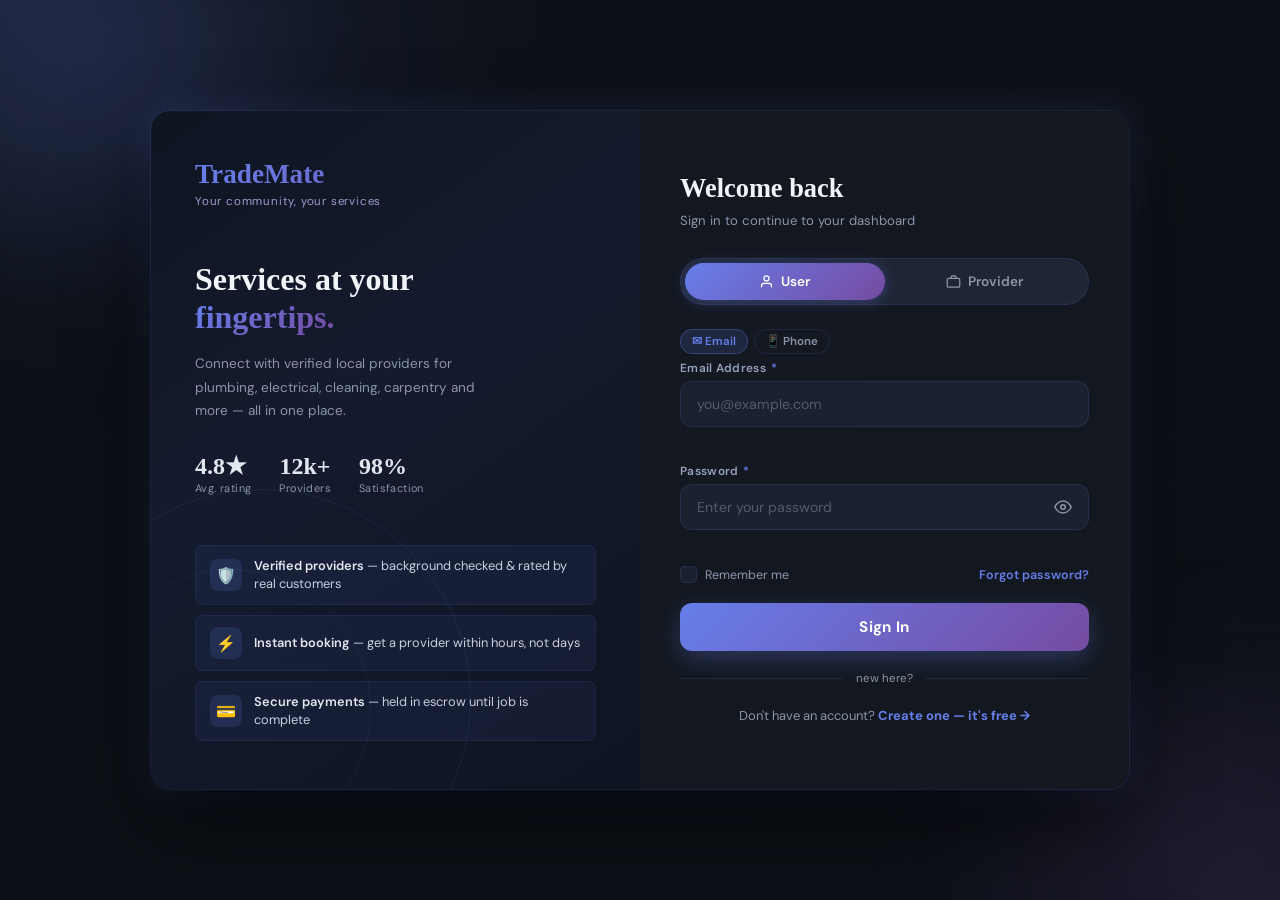
<file: HTML/ADMIN/login.html>
<!DOCTYPE html>
<html lang="en">
<head>
<meta charset="UTF-8"/>
<meta name="viewport" content="width=device-width, initial-scale=1.0"/>
<title>LocalServe — Sign In</title>
<link href="https://fonts.googleapis.com/css2?family=DM+Sans:ital,opsz,wght@0,9..40,300;0,9..40,400;0,9..40,500;0,9..40,600;0,9..40,700;1,9..40,400&display=swap" rel="stylesheet"/>
<link rel="stylesheet" href="/HTML/CSS/ADMIN/login.css">
<body>

<!-- Orbs -->
<div class="orb orb-a"></div>
<div class="orb orb-b"></div>
<div class="orb orb-c"></div>

<!-- 
     PAGE WRAP
-->
<div class="page-wrap">

  <!-- ══ LEFT PANEL ══ -->
  <div class="left-panel">
    <div class="lp-logo">
      TradeMate
      <span>Your community, your services</span>
    </div>

    <div class="lp-center">
      <h2 class="lp-headline">
        Services at your<br/><em>fingertips.</em>
      </h2>
      <p class="lp-sub">
        Connect with verified local providers for plumbing, electrical, cleaning, carpentry and more — all in one place.
      </p>

      <div class="lp-stats">
        <div class="lp-stat">
          <div class="lp-stat-val">4.8★</div>
          <div class="lp-stat-label">Avg. rating</div>
        </div>
        <div class="lp-stat">
          <div class="lp-stat-val">12k+</div>
          <div class="lp-stat-label">Providers</div>
        </div>
        <div class="lp-stat">
          <div class="lp-stat-val">98%</div>
          <div class="lp-stat-label">Satisfaction</div>
        </div>
      </div>
    </div>

    <div class="lp-features">
      <div class="lp-feat">
        <div class="lp-feat-icon">🛡️</div>
        <div class="lp-feat-text"><strong>Verified providers</strong> — background checked &amp; rated by real customers</div>
      </div>
      <div class="lp-feat">
        <div class="lp-feat-icon">⚡</div>
        <div class="lp-feat-text"><strong>Instant booking</strong> — get a provider within hours, not days</div>
      </div>
      <div class="lp-feat">
        <div class="lp-feat-icon">💳</div>
        <div class="lp-feat-text"><strong>Secure payments</strong> — held in escrow until job is complete</div>
      </div>
    </div>
  </div>

  <!-- ══ RIGHT PANEL ══ -->
  <div class="right-panel">

    <div class="form-head">
      <h1 class="form-title" id="formTitle">Welcome back</h1>
      <p class="form-sub" id="formSub">Sign in to continue to your dashboard</p>
    </div>

    <!-- Rate limit banner -->
    <div class="rate-banner" id="rateBanner">
      <svg width="16" height="16" viewBox="0 0 24 24" fill="none" stroke="currentColor" stroke-width="2"><circle cx="12" cy="12" r="10"/><line x1="12" y1="8" x2="12" y2="12"/><line x1="12" y1="16" x2="12.01" y2="16"/></svg>
      <span id="rateMsg">Too many attempts. Please wait <strong id="rateTimer">30</strong>s before trying again.</span>
    </div>

    <!-- Verification banner -->
    <div class="verify-banner" id="verifyBanner">
      <svg width="16" height="16" style="flex-shrink:0;margin-top:1px" viewBox="0 0 24 24" fill="none" stroke="currentColor" stroke-width="2"><path d="M10.29 3.86L1.82 18a2 2 0 0 0 1.71 3h16.94a2 2 0 0 0 1.71-3L13.71 3.86a2 2 0 0 0-3.42 0z"/><line x1="12" y1="9" x2="12" y2="13"/><line x1="12" y1="17" x2="12.01" y2="17"/></svg>
      <span>Your account is not yet verified. <a onclick="showToast('info','Verification','Resending verification link…')">Resend verification link →</a></span>
    </div>

    <!-- Role Selector -->
    <div class="role-wrap" id="roleWrap">
      <button class="role-btn active" id="userRoleBtn" onclick="setRole('user')">
        <svg viewBox="0 0 24 24" fill="none" stroke="currentColor" stroke-width="2"><path d="M20 21v-2a4 4 0 0 0-4-4H8a4 4 0 0 0-4 4v2"/><circle cx="12" cy="7" r="4"/></svg>
        User
      </button>
      <button class="role-btn" id="provRoleBtn" onclick="setRole('provider')">
        <svg viewBox="0 0 24 24" fill="none" stroke="currentColor" stroke-width="2"><rect x="2" y="7" width="20" height="14" rx="2"/><path d="M16 7V5a2 2 0 0 0-2-2h-4a2 2 0 0 0-2 2v2"/></svg>
        Provider
      </button>
    </div>

    <!-- Form -->
    <form id="loginForm" onsubmit="handleLogin(event)" novalidate>

      <!-- Identifier type toggle -->
      <div class="identifier-toggle">
        <button type="button" class="id-toggle-btn active" id="emailToggle" onclick="setIdentifier('email')">✉ Email</button>
        <button type="button" class="id-toggle-btn" id="phoneToggle" onclick="setIdentifier('phone')">📱 Phone</button>
      </div>

      <!-- Identifier Field -->
      <div class="field">
        <label class="field-label" for="identifier">
          <span id="identifierLabel">Email Address</span>
          <span class="field-req">*</span>
        </label>
        <div class="input-wrap">
          <span class="input-prefix" id="phonePrefix">🇬🇭 +233</span>
          <input
            class="field-input"
            type="email"
            id="identifier"
            placeholder="you@example.com"
            autocomplete="username"
            oninput="validateIdentifier()"
            onblur="validateIdentifier()"
          />
        </div>
        <span class="field-error" id="identifierErr"></span>
      </div>

      <!-- Password Field -->
      <div class="field">
        <label class="field-label" for="password">
          Password <span class="field-req">*</span>
        </label>
        <div class="input-wrap">
          <input
            class="field-input has-eye"
            type="password"
            id="password"
            placeholder="Enter your password"
            autocomplete="current-password"
            style="padding-right:44px"
            oninput="clearFieldErr('passwordErr')"
            onblur="validatePassword()"
          />
          <button type="button" class="eye-btn" onclick="toggleEye('password','eyeIcon')" tabindex="-1">
            <svg id="eyeIcon" width="18" height="18" viewBox="0 0 24 24" fill="none" stroke="currentColor" stroke-width="2">
              <path d="M1 12s4-8 11-8 11 8 11 8-4 8-11 8-11-8-11-8z"/>
              <circle cx="12" cy="12" r="3"/>
            </svg>
          </button>
        </div>
        <span class="field-error" id="passwordErr"></span>
      </div>

      <!-- Remember + Forgot -->
      <div class="extras-row">
        <div class="remember-wrap" onclick="toggleRemember()">
          <div class="custom-check" id="rememberCheck">
            <svg viewBox="0 0 12 10" fill="none" stroke="currentColor" stroke-width="2.5"><polyline points="1 5 4.5 8.5 11 1"/></svg>
          </div>
          <span class="remember-label">Remember me</span>
        </div>
        <a class="forgot-link" href="#" onclick="openForgot();return false">Forgot password?</a>
      </div>

      <!-- Submit -->
      <button type="submit" class="submit-btn" id="submitBtn">
        <div class="btn-spinner"></div>
        <span class="btn-label" id="btnLabel">Sign In</span>
      </button>

    </form>

    <div class="divider"><span>new here?</span></div>
    <div class="register-row">
      Don't have an account? <a href="/HTML/ADMIN/register.html">Create one — it's free →</a>
    </div>

  </div><!-- /right-panel -->
</div><!-- /page-wrap -->


<!-- 
     FORGOT PASSWORD MODAL
 -->
<div class="modal-overlay" id="forgotOverlay" onclick="handleModalOverlayClick(event)">
  <div class="modal" id="forgotModal">

    <!-- Step 1: Enter identifier -->
    <div class="modal-step active" id="step1">
      <div class="modal-title">Reset password</div>
      <div class="modal-sub">Enter the email or phone number linked to your account and we'll send a reset code.</div>
      <label class="modal-label" for="resetId">Email or Phone</label>
      <input class="modal-input" type="text" id="resetId" placeholder="e.g. you@example.com or 0244…" oninput="clearFieldErr('resetIdErr')"/>
      <div class="modal-err" id="resetIdErr"></div>
      <div class="modal-actions">
        <button class="modal-btn cancel" onclick="closeForgot()">Cancel</button>
        <button class="modal-btn primary" id="sendCodeBtn" onclick="sendResetCode()">
          <div class="modal-btn-spinner"></div>
          <span class="modal-btn-label">Send Code</span>
        </button>
      </div>
    </div>

    <!-- Step 2: Enter OTP -->
    <div class="modal-step" id="step2">
      <div class="modal-title">Enter reset code</div>
      <div class="modal-sub">We sent a 6-digit code to <strong id="resetTarget"></strong>. Enter it below.</div>
      <div class="otp-row">
        <input class="otp-cell" maxlength="1" id="rotp0" oninput="rotpInput(0)" onkeydown="rotpKey(event,0)"/>
        <input class="otp-cell" maxlength="1" id="rotp1" oninput="rotpInput(1)" onkeydown="rotpKey(event,1)"/>
        <input class="otp-cell" maxlength="1" id="rotp2" oninput="rotpInput(2)" onkeydown="rotpKey(event,2)"/>
        <input class="otp-cell" maxlength="1" id="rotp3" oninput="rotpInput(3)" onkeydown="rotpKey(event,3)"/>
        <input class="otp-cell" maxlength="1" id="rotp4" oninput="rotpInput(4)" onkeydown="rotpKey(event,4)"/>
        <input class="otp-cell" maxlength="1" id="rotp5" oninput="rotpInput(5)" onkeydown="rotpKey(event,5)"/>
      </div>
      <div class="otp-resend">
        Didn't receive it?
        <button id="rotpResendBtn" onclick="resendCode()" disabled>Resend in <span id="rotpTimer">30</span>s</button>
      </div>
      <div class="modal-err" id="otpErr"></div>
      <div class="modal-actions">
        <button class="modal-btn cancel" onclick="goStep(1)">← Back</button>
        <button class="modal-btn primary" id="verifyOtpBtn" onclick="verifyResetOTP()" disabled>
          <div class="modal-btn-spinner"></div>
          <span class="modal-btn-label">Verify Code</span>
        </button>
      </div>
    </div>

    <!-- Step 3: New password -->
    <div class="modal-step" id="step3">
      <div class="modal-title">Set new password</div>
      <div class="modal-sub">Choose a strong new password for your account.</div>

      <label class="modal-label" for="newPw">New Password</label>
      <div class="modal-pw-wrap">
        <input class="modal-input" type="password" id="newPw" placeholder="Min 8 characters" style="padding-right:44px" oninput="onNewPwInput()"/>
        <button type="button" class="modal-eye" onclick="toggleEye('newPw','newPwEye')">
          <svg id="newPwEye" width="16" height="16" viewBox="0 0 24 24" fill="none" stroke="currentColor" stroke-width="2"><path d="M1 12s4-8 11-8 11 8 11 8-4 8-11 8-11-8-11-8z"/><circle cx="12" cy="12" r="3"/></svg>
        </button>
      </div>
      <div class="pw-bars">
        <div class="pw-bar" id="rpb1"></div>
        <div class="pw-bar" id="rpb2"></div>
        <div class="pw-bar" id="rpb3"></div>
        <div class="pw-bar" id="rpb4"></div>
      </div>
      <div class="pw-strength-lbl" id="rpwLbl" style="margin-bottom:14px"></div>

      <label class="modal-label" for="confirmNewPw">Confirm New Password</label>
      <div class="modal-pw-wrap">
        <input class="modal-input" type="password" id="confirmNewPw" placeholder="Repeat password" style="padding-right:44px" oninput="clearFieldErr('confirmNewPwErr')"/>
        <button type="button" class="modal-eye" onclick="toggleEye('confirmNewPw','cnpEye')">
          <svg id="cnpEye" width="16" height="16" viewBox="0 0 24 24" fill="none" stroke="currentColor" stroke-width="2"><path d="M1 12s4-8 11-8 11 8 11 8-4 8-11 8-11-8-11-8z"/><circle cx="12" cy="12" r="3"/></svg>
        </button>
      </div>
      <div class="modal-err" id="confirmNewPwErr"></div>

      <div class="modal-actions">
        <button class="modal-btn cancel" onclick="closeForgot()">Cancel</button>
        <button class="modal-btn primary" id="resetPwBtn" onclick="confirmReset()">
          <div class="modal-btn-spinner"></div>
          <span class="modal-btn-label">Reset Password</span>
        </button>
      </div>
    </div>

    <!-- Step 4: Done -->
    <div class="modal-step" id="step4">
      <div class="modal-success">
        <div class="modal-success-ring">✓</div>
        <div class="modal-title">Password reset!</div>
        <div class="modal-sub" style="margin-bottom:22px">Your password has been updated. You can now sign in with your new credentials.</div>
        <button class="modal-btn primary" style="width:100%" onclick="closeForgot()">
          <span class="modal-btn-label">Back to Sign In</span>
        </button>
      </div>
    </div>

  </div>
</div>

<!-- Toast Stack -->
<div class="toast-stack" id="toastStack"></div>
<script src="/HTML/JS/ADMIN/login.js"></script>
</body>
</html>
</file>
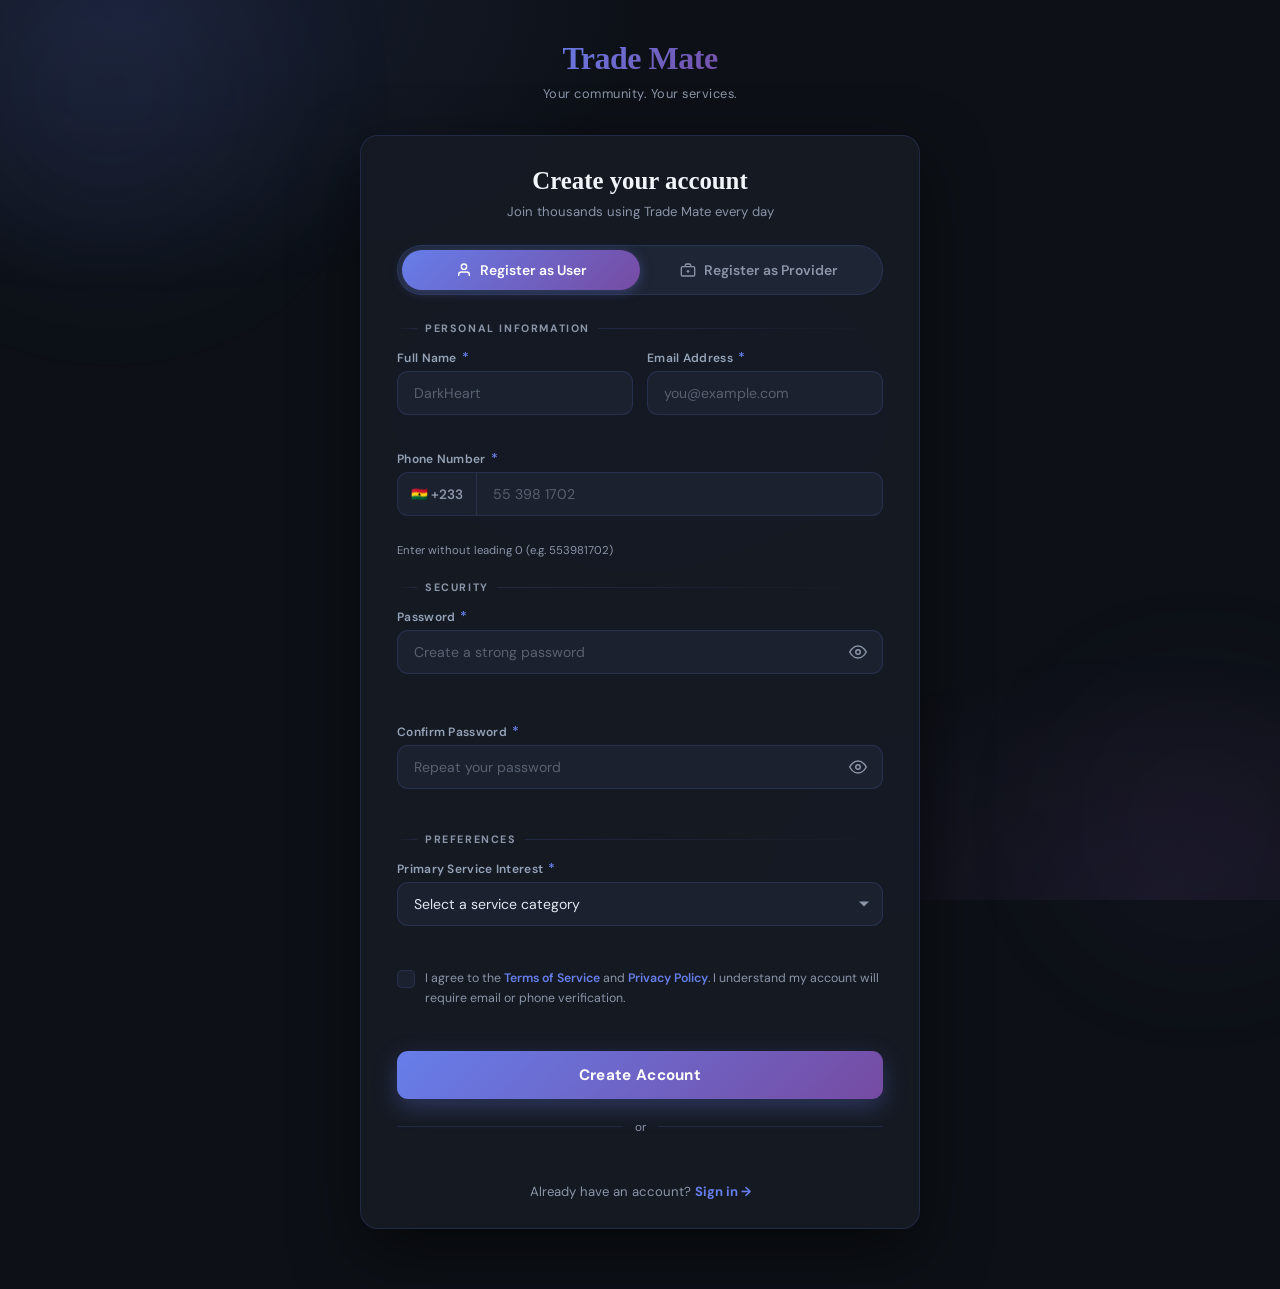
<file: HTML/ADMIN/register.html>
<!DOCTYPE html>
<html lang="en">
<head>
<meta charset="UTF-8"/>
<meta name="viewport" content="width=device-width, initial-scale=1.0"/>
<title>TradeMate — Create Account</title>
<link href="https://fonts.googleapis.com/css2?family=DM+Sans:ital,opsz,wght@0,9..40,300;0,9..40,400;0,9..40,500;0,9..40,600;0,9..40,700;1,9..40,400&display=swap" rel="stylesheet"/>
<link rel="stylesheet" href="/HTML/CSS/ADMIN/register.css">
</head>
<body>

<!-- Floating orbs -->
<div class="orb orb-1"></div>
<div class="orb orb-2"></div>
<div class="orb orb-3"></div>

<!-- ═══════════════════════════════════════
     MAIN PAGE
═══════════════════════════════════════ -->
<div class="page-wrap">

  <!-- Brand -->
  <div class="brand">
    <span class="brand-logo">Trade Mate</span>
    <span class="brand-tagline">Your community. Your services.</span>
  </div>

  <!-- Card -->
  <div class="card">

    <!-- Header -->
    <div class="card-header">
      <h1 class="card-title" id="cardTitle">Create your account</h1>
      <p class="card-sub" id="cardSub">Join thousands using Trade Mate every day</p>
    </div>

    <!-- Role Toggle -->
    <div class="role-toggle" id="roleToggle">
      <button class="role-btn active" id="userBtn" onclick="setRole('user')">
        <svg viewBox="0 0 24 24" fill="none" stroke="currentColor" stroke-width="2"><path d="M20 21v-2a4 4 0 0 0-4-4H8a4 4 0 0 0-4 4v2"/><circle cx="12" cy="7" r="4"/></svg>
        Register as User
      </button>
      <button class="role-btn" id="providerBtn" onclick="setRole('provider')">
        <svg viewBox="0 0 24 24" fill="none" stroke="currentColor" stroke-width="2"><rect x="2" y="7" width="20" height="14" rx="2"/><path d="M16 7V5a2 2 0 0 0-2-2h-4a2 2 0 0 0-2 2v2"/><line x1="12" y1="12" x2="12" y2="16"/><line x1="10" y1="14" x2="14" y2="14"/></svg>
        Register as Provider
      </button>
    </div>

    <!-- Form -->
    <form class="form-body" id="registerForm" onsubmit="handleSubmit(event)" novalidate>

      <!-- Personal Info -->
      <div class="form-section-label">Personal Information</div>
      <div class="field-grid cols-2">
        <div class="field">
          <label class="field-label" for="fullName">Full Name <span class="req">*</span></label>
          <div class="input-wrap">
            <input class="field-input" type="text" id="fullName" placeholder="DarkHeart" autocomplete="name" oninput="validateField('fullName')" onblur="validateField('fullName')"/>
          </div>
          <span class="field-error" id="fullName-err"></span>
        </div>
        <div class="field">
          <label class="field-label" for="email">Email Address <span class="req">*</span></label>
          <div class="input-wrap">
            <input class="field-input" type="email" id="email" placeholder="you@example.com" autocomplete="email" oninput="validateField('email')" onblur="asyncEmailCheck()"/>
          </div>
          <span class="field-error" id="email-err"></span>
        </div>
      </div>

      <div class="field-grid" style="margin-top:14px">
        <div class="field">
          <label class="field-label" for="phone">Phone Number <span class="req">*</span></label>
          <div class="phone-wrap">
            <div class="phone-prefix">🇬🇭 +233</div>
            <input class="field-input" type="tel" id="phone" placeholder="55 398 1702" autocomplete="tel" maxlength="12" oninput="validateField('phone')" onblur="asyncPhoneCheck()"/>
          </div>
          <span class="field-error" id="phone-err"></span>
          <span class="field-hint">Enter without leading 0 (e.g. 553981702)</span>
        </div>
      </div>

      <!-- Password -->
      <div class="form-section-label" style="margin-top:22px">Security</div>
      <div class="field-grid">
        <div class="field">
          <label class="field-label" for="password">Password <span class="req">*</span></label>
          <div class="input-wrap">
            <input class="field-input has-eye" type="password" id="password" placeholder="Create a strong password" autocomplete="new-password" oninput="onPasswordInput()"/>
            <button type="button" class="eye-btn" onclick="toggleEye('password','eyeIcon1')" tabindex="-1">
              <svg id="eyeIcon1" width="18" height="18" viewBox="0 0 24 24" fill="none" stroke="currentColor" stroke-width="2"><path d="M1 12s4-8 11-8 11 8 11 8-4 8-11 8-11-8-11-8z"/><circle cx="12" cy="12" r="3"/></svg>
            </button>
          </div>

          <!-- Strength bars -->
          <div class="pw-strength" id="pwStrength" style="display:none">
            <div class="pw-bars">
              <div class="pw-bar" id="bar1"></div>
              <div class="pw-bar" id="bar2"></div>
              <div class="pw-bar" id="bar3"></div>
              <div class="pw-bar" id="bar4"></div>
            </div>
            <span class="pw-label" id="pwLabel">Too short</span>
          </div>

          <!-- Requirements -->
          <div class="pw-reqs" id="pwReqs" style="display:none">
            <div class="req-item" id="req-len">
              <svg class="req-icon" viewBox="0 0 24 24" fill="none" stroke="currentColor" stroke-width="2.5"><circle cx="12" cy="12" r="10"/><line x1="12" y1="8" x2="12" y2="12"/><line x1="12" y1="16" x2="12.01" y2="16"/></svg>
              Min 8 characters
            </div>
            <div class="req-item" id="req-upper">
              <svg class="req-icon" viewBox="0 0 24 24" fill="none" stroke="currentColor" stroke-width="2.5"><circle cx="12" cy="12" r="10"/><line x1="12" y1="8" x2="12" y2="12"/><line x1="12" y1="16" x2="12.01" y2="16"/></svg>
              Uppercase letter
            </div>
            <div class="req-item" id="req-lower">
              <svg class="req-icon" viewBox="0 0 24 24" fill="none" stroke="currentColor" stroke-width="2.5"><circle cx="12" cy="12" r="10"/><line x1="12" y1="8" x2="12" y2="12"/><line x1="12" y1="16" x2="12.01" y2="16"/></svg>
              Lowercase letter
            </div>
            <div class="req-item" id="req-num">
              <svg class="req-icon" viewBox="0 0 24 24" fill="none" stroke="currentColor" stroke-width="2.5"><circle cx="12" cy="12" r="10"/><line x1="12" y1="8" x2="12" y2="12"/><line x1="12" y1="16" x2="12.01" y2="16"/></svg>
              One number
            </div>
          </div>

          <span class="field-error" id="password-err"></span>
        </div>

        <div class="field" style="margin-top:14px">
          <label class="field-label" for="confirmPw">Confirm Password <span class="req">*</span></label>
          <div class="input-wrap">
            <input class="field-input has-eye" type="password" id="confirmPw" placeholder="Repeat your password" autocomplete="new-password" oninput="validateField('confirmPw')" onblur="validateField('confirmPw')"/>
            <button type="button" class="eye-btn" onclick="toggleEye('confirmPw','eyeIcon2')" tabindex="-1">
              <svg id="eyeIcon2" width="18" height="18" viewBox="0 0 24 24" fill="none" stroke="currentColor" stroke-width="2"><path d="M1 12s4-8 11-8 11 8 11 8-4 8-11 8-11-8-11-8z"/><circle cx="12" cy="12" r="3"/></svg>
            </button>
          </div>
          <span class="field-error" id="confirmPw-err"></span>
        </div>
      </div>

      <!-- User-specific section -->
      <div id="userFields">
        <div class="form-section-label" style="margin-top:22px">Preferences</div>
        <div class="field">
          <label class="field-label" for="serviceCategory">Primary Service Interest <span class="req">*</span></label>
          <div class="select-wrap">
            <select class="field-select" id="serviceCategory" onchange="validateField('serviceCategory')">
              <option value="" disabled selected>Select a service category</option>
              <option value="plumbing">🔧 Plumbing</option>
              <option value="electrical">⚡ Electrical</option>
              <option value="cleaning">🧹 Cleaning &amp; Laundry</option>
              <option value="carpentry">🪚 Carpentry &amp; Furniture</option>
              <option value="painting">🖌️ Painting &amp; Decorating</option>
              <option value="landscaping">🌿 Landscaping &amp; Gardening</option>
              <option value="automotive">🚗 Automotive Services</option>
              <option value="security">🔐 Security &amp; CCTV</option>
              <option value="ac">❄️ AC &amp; Appliance Repair</option>
              <option value="other">✦ Other</option>
            </select>
          </div>
          <span class="field-error" id="serviceCategory-err"></span>
        </div>
      </div>

      <!-- Provider-specific section -->
      <div class="provider-fields" id="providerFields">
        <div class="form-section-label" style="margin-top:22px">Provider Details</div>
        <div class="field-grid cols-2">
          <div class="field">
            <label class="field-label" for="businessName">Business / Trade Name</label>
            <input class="field-input" type="text" id="businessName" placeholder="e.g. DarkHeart Plumbing Co."/>
            <span class="field-hint">Optional — leave blank if sole trader</span>
          </div>
          <div class="field">
            <label class="field-label" for="providerCategory">Primary Service Category <span class="req">*</span></label>
            <div class="select-wrap">
              <select class="field-select" id="providerCategory" onchange="validateField('providerCategory')">
                <option value="" disabled selected>Select category</option>
                <option value="plumbing">🔧 Plumbing</option>
                <option value="electrical">⚡ Electrical</option>
                <option value="cleaning">🧹 Cleaning</option>
                <option value="carpentry">🪚 Carpentry</option>
                <option value="painting">🖌️ Painting</option>
                <option value="landscaping">🌿 Landscaping</option>
                <option value="automotive">🚗 Automotive</option>
                <option value="security">🔐 Security</option>
                <option value="ac">❄️ AC &amp; Appliances</option>
                <option value="other">✦ Other</option>
              </select>
            </div>
            <span class="field-error" id="providerCategory-err"></span>
          </div>
        </div>
        <div class="field" style="margin-top:14px">
          <label class="field-label" for="serviceArea">Service Area / Location <span class="req">*</span></label>
          <input class="field-input" type="text" id="serviceArea" placeholder="e.g. Accra, Kumasi, Tema" oninput="validateField('serviceArea')" onblur="validateField('serviceArea')"/>
          <span class="field-error" id="serviceArea-err"></span>
          <span class="field-hint">You can specify multiple cities</span>
        </div>
        <div class="field" style="margin-top:14px">
          <label class="field-label" for="yearsExp">Years of Experience</label>
          <div class="select-wrap">
            <select class="field-select" id="yearsExp">
              <option value="" disabled selected>Select experience level</option>
              <option value="0-1">Less than 1 year</option>
              <option value="1-3">1 – 3 years</option>
              <option value="3-5">3 – 5 years</option>
              <option value="5-10">5 – 10 years</option>
              <option value="10+">10+ years</option>
            </select>
          </div>
        </div>
        <div style="background:rgba(102,126,234,.07);border:1px solid rgba(102,126,234,.18);border-radius:var(--radius-xs);padding:11px 14px;margin-top:14px;font-size:.78rem;color:var(--muted);line-height:1.6">
          ⚠️ After registration you will be redirected to <strong style="color:#e2e8f0">profile setup</strong> to add your photo, certifications, and services before going live.
        </div>
      </div>

      <!-- Terms -->
      <div class="terms-row" style="margin-top:22px">
        <div class="custom-checkbox" id="termsBox" onclick="toggleTerms()">
          <svg viewBox="0 0 12 10" fill="none" stroke="currentColor" stroke-width="2.2"><polyline points="1 5 4.5 8.5 11 1"/></svg>
        </div>
        <p class="terms-text">
          I agree to the <a href="#" onclick="return false">Terms of Service</a> and <a href="#" onclick="return false">Privacy Policy</a>. I understand my account will require email or phone verification.
        </p>
      </div>
      <span class="field-error" id="terms-err" style="margin-top:5px"></span>

      <!-- Submit -->
      <button type="submit" class="submit-btn" id="submitBtn">
        <div class="spinner"></div>
        <span class="btn-text" id="btnText">Create Account</span>
      </button>

      <div class="divider"><span>or</span></div>
    </form>

    <div class="login-row">
      Already have an account? <a href="/HTML/ADMIN/login.html">Sign in →</a>
    </div>

  </div><!-- /card -->
</div><!-- /page-wrap -->

<!-- ═══ OTP Overlay ═══ -->
<div class="otp-overlay" id="otpOverlay">
  <div class="otp-box">
    <div class="otp-icon">📱</div>
    <div class="otp-title">Verify your account</div>
    <div class="otp-sub" id="otpSub">
      We sent a 6-digit code to <strong id="otpTarget"></strong>.<br>Enter it below to activate your account.
    </div>
    <div class="otp-inputs">
      <input class="otp-digit" maxlength="1" id="otp0" oninput="otpInput(0)" onkeydown="otpKey(event,0)"/>
      <input class="otp-digit" maxlength="1" id="otp1" oninput="otpInput(1)" onkeydown="otpKey(event,1)"/>
      <input class="otp-digit" maxlength="1" id="otp2" oninput="otpInput(2)" onkeydown="otpKey(event,2)"/>
      <input class="otp-digit" maxlength="1" id="otp3" oninput="otpInput(3)" onkeydown="otpKey(event,3)"/>
      <input class="otp-digit" maxlength="1" id="otp4" oninput="otpInput(4)" onkeydown="otpKey(event,4)"/>
      <input class="otp-digit" maxlength="1" id="otp5" oninput="otpInput(5)" onkeydown="otpKey(event,5)"/>
    </div>
    <div class="otp-resend">
      Didn't receive it? <button id="resendBtn" onclick="resendOTP()" disabled>Resend in <span id="resendTimer">30</span>s</button>
    </div>
    <button class="otp-verify-btn" id="otpVerifyBtn" onclick="verifyOTP()" disabled>Verify & Continue →</button>
    <div class="otp-err" id="otpErr"></div>
  </div>
</div>

<!-- ═══ Success Overlay ═══ -->
<div class="success-overlay" id="successOverlay">
  <div class="success-box">
    <div class="success-ring">🎉</div>
    <div class="success-title" id="successTitle">Account created!</div>
    <div class="success-sub" id="successSub">Your account is verified and ready. Redirecting you now…</div>
    <button class="success-btn" id="successBtn" onclick="handleRedirect()">Continue →</button>
  </div>
</div>

<!-- ═══ Toast Stack ═══ -->
<div class="toast-stack" id="toastStack"></div>
<script src="/HTML/JS/ADMIN/register.js"></script>
</body>
</html>
</file>
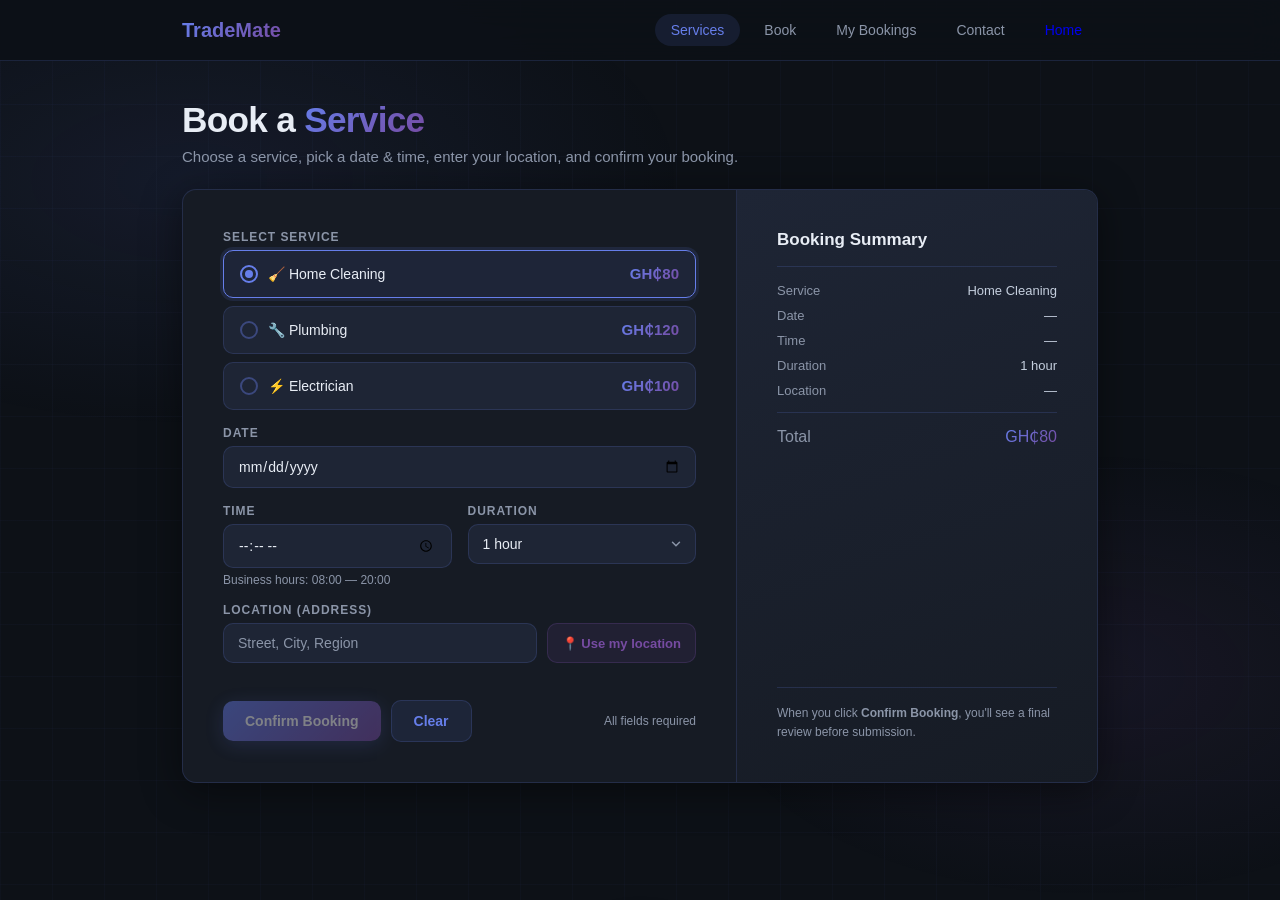
<file: HTML/CLIENT/booking.html>
<!doctype html>
<html lang="en">
<head>
  <meta charset="utf-8" />
  <meta name="viewport" content="width=device-width, initial-scale=1, viewport-fit=cover" />
  <title>Book a Service — TradeMate</title>
  <link rel="preconnect" href="https://fonts.googleapis.com">
  <link rel="preconnect" href="https://fonts.gstatic.com" crossorigin>
  <link rel="stylesheet" href="/HTML/CSS/CLIENT/booking.css" />
 
</head>
<body>

  <!-- HEADER -->
  <header class="site-header" id="siteHeader">
    <div class="header-inner">
      <a class="brand" href="/index.html">TradeMate</a>

      <button class="hamburger" id="hamburger" aria-label="Toggle navigation" aria-expanded="false">
        <span></span><span></span><span></span>
      </button>

      <nav class="site-nav" id="siteNav">
        <button class="nav-btn active" data-page="services">Services</button>
        <button class="nav-btn" data-page="book">Book</button>
        <button class="nav-btn" data-page="my-bookings">My Bookings</button>
        <button class="nav-btn" data-page="contact">Contact</button>
        <button class="navbtn" ><a href="/index.html">Home</a></button>
      </nav>
    </div>
  </header>

  <!-- PAGE WRAP -->
  <div class="page-wrap">

    <!-- page title -->
    <div class="page-title" id="pageTitle">
      <h1>Book a <em>Service</em></h1>
      <p class="lead">Choose a service, pick a date &amp; time, enter your location, and confirm your booking.</p>
    </div>

    <!-- BOOKING CARD -->
    <div class="card" id="bookingCard">

      <!-- LEFT: form -->
      <div class="form-pane">
        <form id="bookingForm" autocomplete="off" novalidate>
          <div class="form-section">

            <!-- Service selector -->
            <div>
              <label class="field-label">Select Service</label>
              <div class="services" id="serviceList" aria-label="services">

                <label class="service-card selected" data-service="Home Cleaning">
                  <div class="service-left">
                    <div class="service-radio-dot"></div>
                    <input type="radio" name="service" value="Home Cleaning" checked>
                    <span class="service-name">🧹 Home Cleaning</span>
                  </div>
                  <span class="service-price">GH₵80</span>
                </label>

                <label class="service-card" data-service="Plumbing">
                  <div class="service-left">
                    <div class="service-radio-dot"></div>
                    <input type="radio" name="service" value="Plumbing">
                    <span class="service-name">🔧 Plumbing</span>
                  </div>
                  <span class="service-price">GH₵120</span>
                </label>

                <label class="service-card" data-service="Electrician">
                  <div class="service-left">
                    <div class="service-radio-dot"></div>
                    <input type="radio" name="service" value="Electrician">
                    <span class="service-name">⚡ Electrician</span>
                  </div>
                  <span class="service-price">GH₵100</span>
                </label>

              </div>
            </div>

            <!-- Date -->
            <div>
              <label class="field-label" for="date">Date</label>
              <input id="date" type="date" required>
            </div>

            <!-- Time + Duration -->
            <div class="row">
              <div>
                <label class="field-label" for="time">Time</label>
                <input id="time" type="time" required>
                <p class="field-hint">Business hours: 08:00 — 20:00</p>
              </div>
              <div>
                <label class="field-label" for="duration">Duration</label>
                <select id="duration" aria-label="Duration">
                  <option value="1">1 hour</option>
                  <option value="2">2 hours</option>
                  <option value="3">3 hours</option>
                </select>
              </div>
            </div>

            <!-- Location -->
            <div>
              <label class="field-label" for="location">Location (address)</label>
              <div class="location-row">
                <input id="location" type="text" placeholder="Street, City, Region" required>
                <button id="geoBtn" type="button" class="btn btn-geo">📍 Use my location</button>
              </div>
              <p class="coords-info" id="coordsInfo"></p>
            </div>

            <!-- Actions -->
            <div class="actions">
              <button id="confirmBtn" type="button" class="btn btn-primary" disabled>Confirm Booking</button>
              <button id="clearBtn" type="button" class="btn btn-secondary">Clear</button>
              <span class="required-note">All fields required</span>
            </div>

          </div>
        </form>
      </div><!-- /form-pane -->

      <!-- RIGHT: summary -->
      <aside class="summary-pane" aria-live="polite" aria-label="Booking summary">
        <div class="summary-title">Booking Summary</div>

        <div class="summary-lines">
          <div class="sum-line">
            <span class="sum-key">Service</span>
            <span class="sum-val" id="sumService">Home Cleaning</span>
          </div>
          <div class="sum-line">
            <span class="sum-key">Date</span>
            <span class="sum-val" id="sumDate">—</span>
          </div>
          <div class="sum-line">
            <span class="sum-key">Time</span>
            <span class="sum-val" id="sumTime">—</span>
          </div>
          <div class="sum-line">
            <span class="sum-key">Duration</span>
            <span class="sum-val" id="sumDuration">1 hour</span>
          </div>
          <div class="sum-line">
            <span class="sum-key">Location</span>
            <span class="sum-val" id="sumLocation">—</span>
          </div>

          <div class="sum-divider"></div>

          <div class="sum-line sum-total">
            <span class="sum-key">Total</span>
            <span class="sum-val" id="sumTotal">GH₵80</span>
          </div>
        </div>

        <div class="summary-footer">
          When you click <strong>Confirm Booking</strong>, you'll see a final review before submission.
        </div>
      </aside>

    </div><!-- /card -->

    <!-- MY BOOKINGS PANEL -->
    <div class="panel" id="bookingsPanel">
      <h2>My Bookings</h2>
      <p class="panel-lead">Saved bookings (stored locally in your browser).</p>
      <div class="bookings-list" id="bookingsList"></div>
    </div>

    <!-- CONTACT PANEL -->
    <div class="panel" id="contactPanel">
      <h2>Contact Us</h2>
      <p class="panel-lead">Questions? Send us a message and we'll get back to you within 24 hours.</p>
      <form id="contactForm" class="contact-form" novalidate>
        <div>
          <label class="field-label" for="contactName">Your Name</label>
          <input id="contactName" type="text" placeholder="Full name" required>
        </div>
        <div>
          <label class="field-label" for="contactEmail">Email</label>
          <input id="contactEmail" type="text" placeholder="you@example.com" required>
        </div>
        <div>
          <label class="field-label" for="contactMessage">Message</label>
          <textarea id="contactMessage" rows="4" placeholder="How can we help?" required></textarea>
        </div>
        <div class="actions">
          <button id="contactSend" type="button" class="btn btn-primary">Send Message</button>
          <span class="required-note">We won't share your data.</span>
        </div>
      </form>
    </div>

  </div><!-- /page-wrap -->

  <!-- MODAL -->
  <div class="modal-backdrop" id="modalBackdrop" role="dialog" aria-modal="true" aria-labelledby="modalTitle">
    <div class="modal">
      <h3 id="modalTitle">Review your booking</h3>
      <div class="modal-body" id="modalBody"></div>
      <div class="modal-actions">
        <button id="modalCancel" class="btn btn-secondary" type="button">Cancel</button>
        <button id="modalConfirm" class="btn btn-primary" type="button">Confirm &amp; Submit</button>
      </div>
    </div>
  </div>

  <!-- TOAST -->
  <div class="toast" id="toast" role="status" aria-live="polite"></div>

  <script src="/HTML/JS/CLIENT/booking.js"></script>
</body>
</html>
</file>
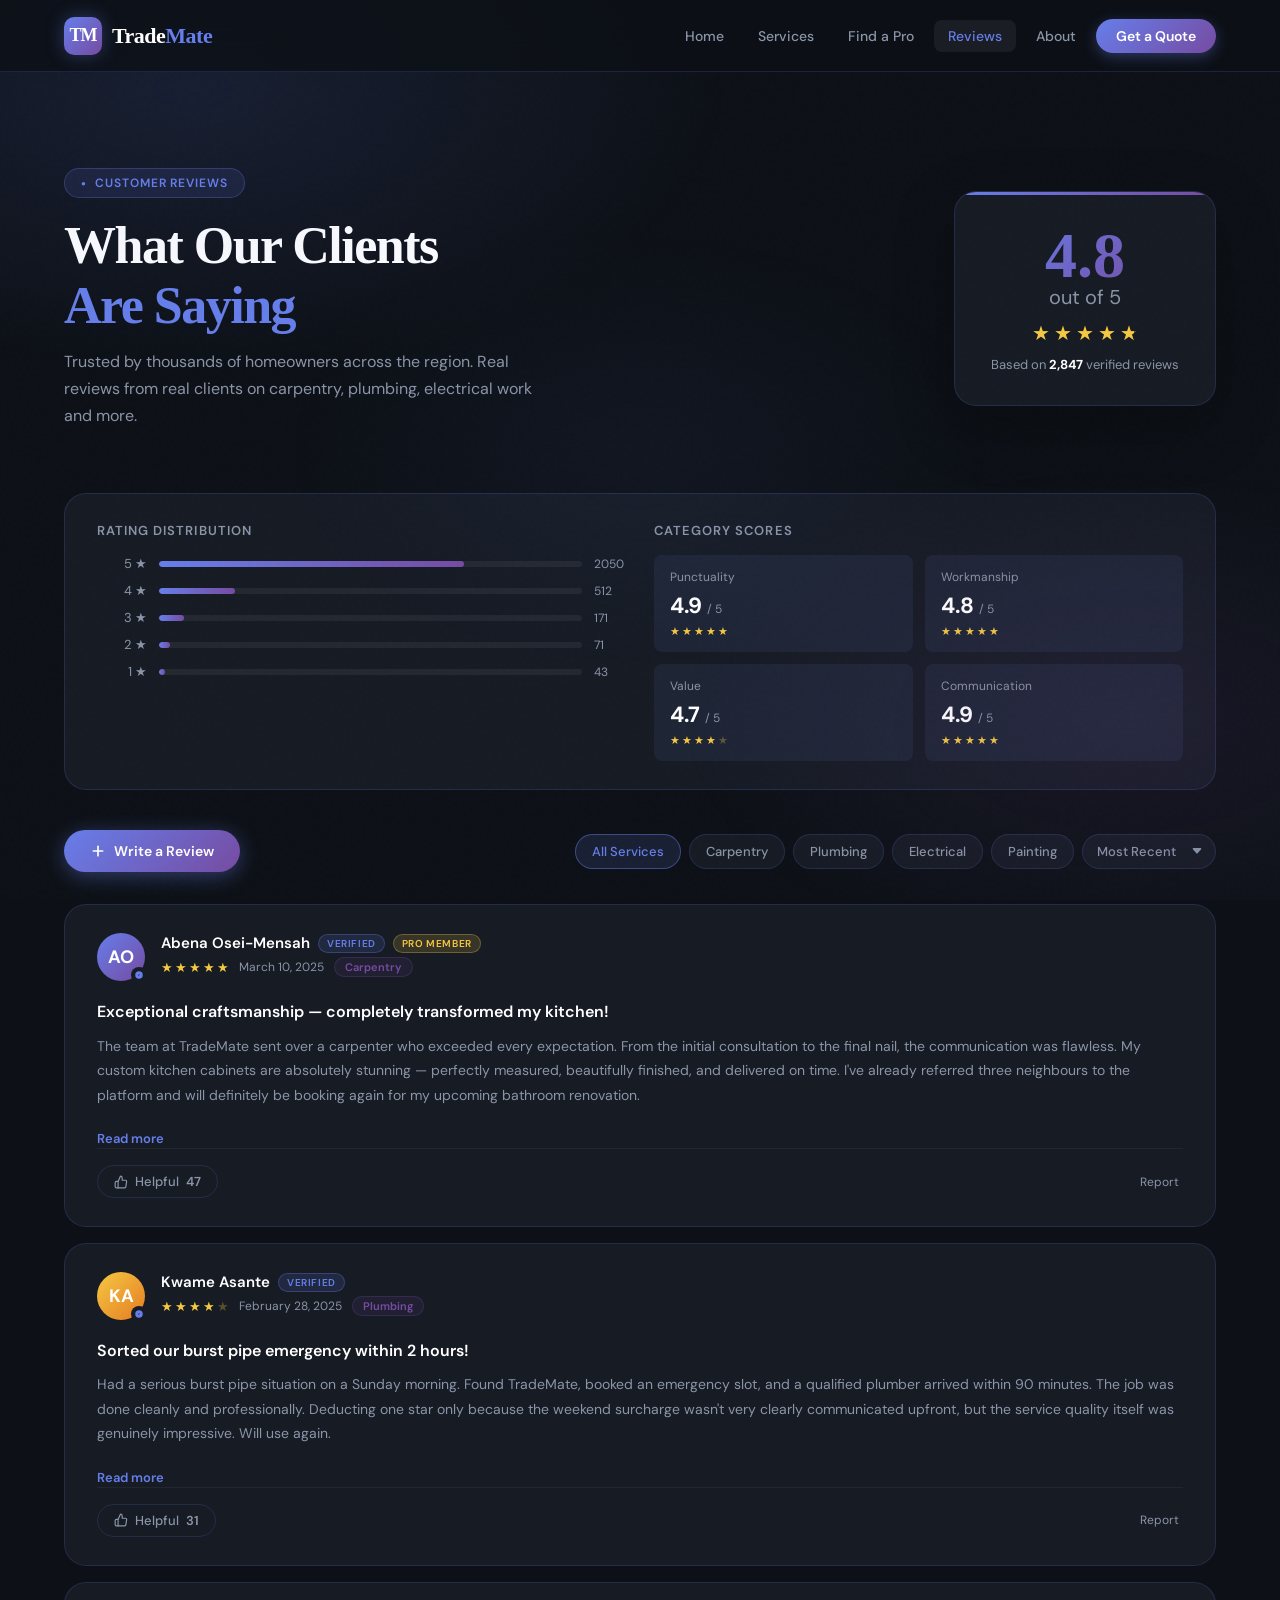
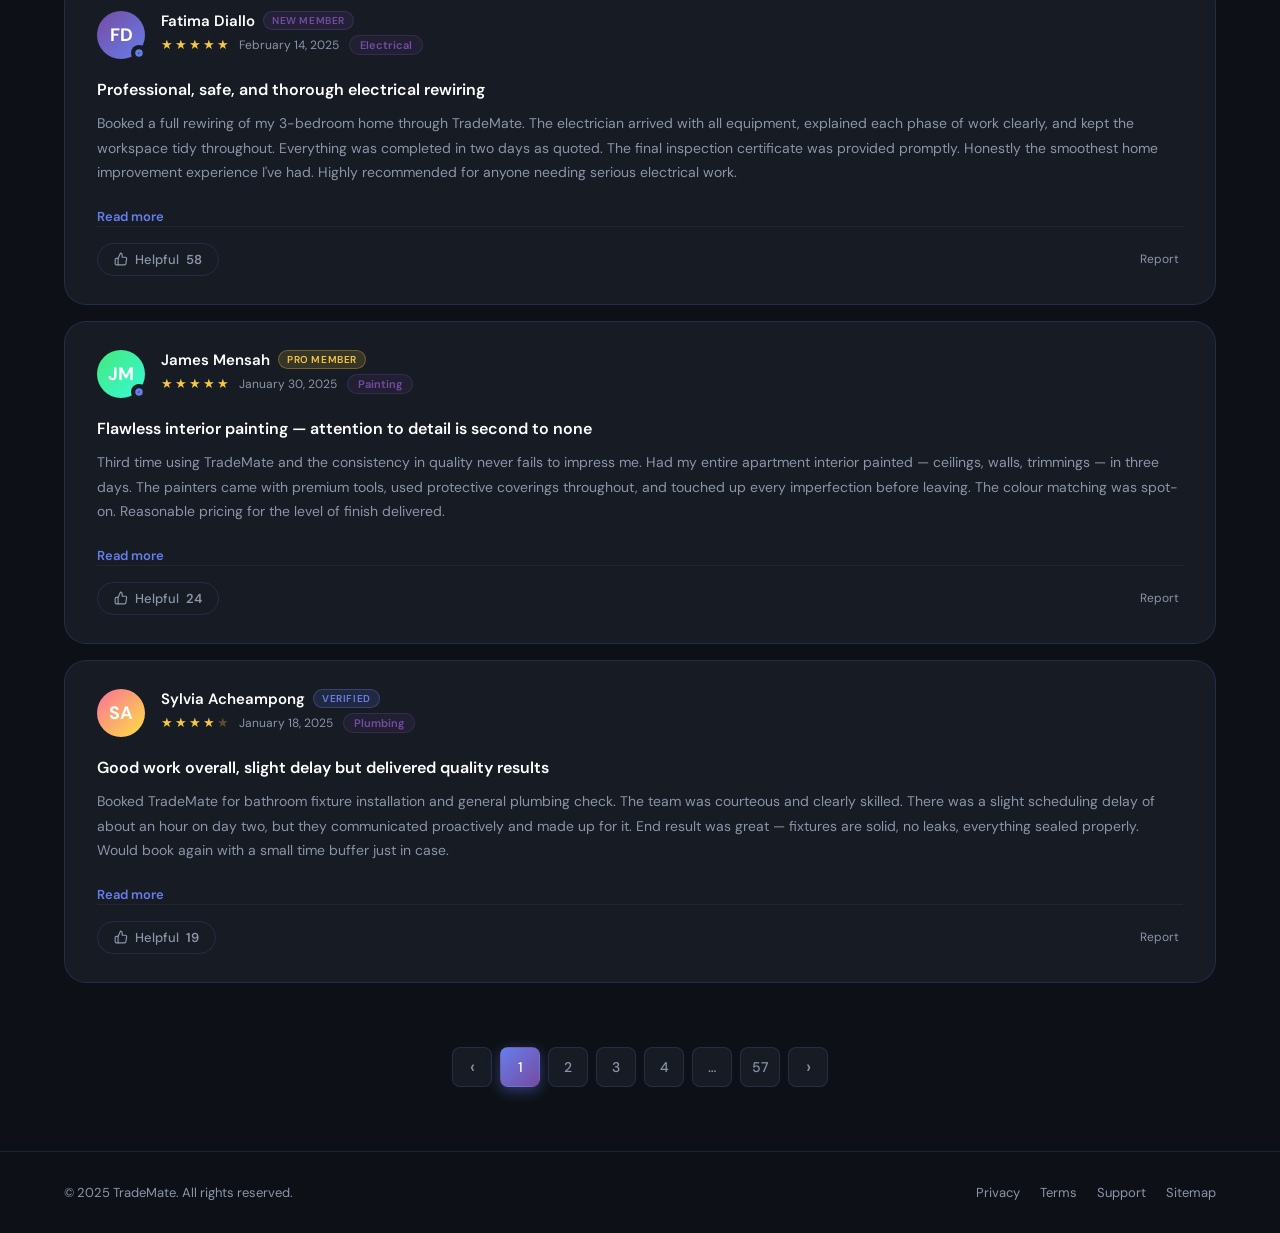
<file: HTML/CLIENT/reviews.html>
<!DOCTYPE html>
<html lang="en">
<head>
<meta charset="UTF-8">
<meta name="viewport" content="width=device-width, initial-scale=1.0">
<title>TradeMate — Reviews & Ratings</title>
<link href="https://fonts.googleapis.com/css2?family=DM+Sans:ital,opsz,wght@0,9..40,300;0,9..40,400;0,9..40,500;0,9..40,600;0,9..40,700;1,9..40,400&display=swap" rel="stylesheet">
<link rel="stylesheet" href="/HTML/CSS/CLIENT/reviews.css">
</head>
<body>

<!-- NAVBAR -->
<header>
  <nav class="navbar" id="navbar">
    <a href="#" class="logo">
      <div class="logo-mark">TM</div>
      <span class="logo-text">Trade<span>Mate</span></span>
    </a>
    <ul class="nav-links">
      <li><a href="/index.html">Home</a></li>
      <li><a href="/HTML/ADMIN/login.html" target="_blank">Services</a></li>
      <li><a href="/HTML/ADMIN/login.html" target="_blank">Find a Pro</a></li>
      <li><a href="#" class="active">Reviews</a></li>
      <li><a href="/HTML/ADMIN/About.html">About</a></li>
      <li><a href="#openModal" class="nav-cta">Get a Quote</a></li>
    </ul>
    <button class="hamburger" id="hamburger" aria-label="Menu">
      <span></span><span></span><span></span>
    </button>
  </nav>
</header>

<!-- HERO SUMMARY -->
<section class="hero">
  <div class="hero-left">
    <div class="hero-badge">Customer Reviews</div>
    <h1>What Our Clients<br><em>Are Saying</em></h1>
    <p>Trusted by thousands of homeowners across the region. Real reviews from real clients on carpentry, plumbing, electrical work and more.</p>
  </div>
  <div class="rating-card">
    <div class="rating-num">4.8</div>
    <div class="rating-denom">out of 5</div>
    <div class="stars-row">
      <span class="star-icon">★</span>
      <span class="star-icon">★</span>
      <span class="star-icon">★</span>
      <span class="star-icon">★</span>
      <span class="star-icon" style="color: rgba(245,200,66,0.35); position:relative;">
        ★<span style="position:absolute;left:0;top:0;width:80%;overflow:hidden;color:var(--star);">★</span>
      </span>
    </div>
    <div class="review-count">Based on <strong style="color:var(--white)">2,847</strong> verified reviews</div>
  </div>
</section>

<!-- RATINGS BREAKDOWN -->
<section class="breakdown-section">
  <div class="breakdown-inner">
    <div>
      <div class="breakdown-title">Rating Distribution</div>
      <div class="bar-row">
        <div class="bar-label">5 ★</div>
        <div class="bar-track"><div class="bar-fill" style="width:72%"></div></div>
        <div class="bar-count">2050</div>
      </div>
      <div class="bar-row">
        <div class="bar-label">4 ★</div>
        <div class="bar-track"><div class="bar-fill" style="width:18%"></div></div>
        <div class="bar-count">512</div>
      </div>
      <div class="bar-row">
        <div class="bar-label">3 ★</div>
        <div class="bar-track"><div class="bar-fill" style="width:6%"></div></div>
        <div class="bar-count">171</div>
      </div>
      <div class="bar-row">
        <div class="bar-label">2 ★</div>
        <div class="bar-track"><div class="bar-fill" style="width:2.5%"></div></div>
        <div class="bar-count">71</div>
      </div>
      <div class="bar-row">
        <div class="bar-label">1 ★</div>
        <div class="bar-track"><div class="bar-fill" style="width:1.5%"></div></div>
        <div class="bar-count">43</div>
      </div>
    </div>
    <div>
      <div class="breakdown-title">Category Scores</div>
      <div class="cat-grid">
        <div class="cat-item">
          <div class="cat-name">Punctuality</div>
          <div class="cat-score">4.9 <span>/ 5</span></div>
          <div class="cat-stars">
            <span class="s">★</span><span class="s">★</span><span class="s">★</span><span class="s">★</span><span class="s">★</span>
          </div>
        </div>
        <div class="cat-item">
          <div class="cat-name">Workmanship</div>
          <div class="cat-score">4.8 <span>/ 5</span></div>
          <div class="cat-stars">
            <span class="s">★</span><span class="s">★</span><span class="s">★</span><span class="s">★</span><span class="s">★</span>
          </div>
        </div>
        <div class="cat-item">
          <div class="cat-name">Value</div>
          <div class="cat-score">4.7 <span>/ 5</span></div>
          <div class="cat-stars">
            <span class="s">★</span><span class="s">★</span><span class="s">★</span><span class="s">★</span><span class="s" style="color:rgba(245,200,66,0.3)">★</span>
          </div>
        </div>
        <div class="cat-item">
          <div class="cat-name">Communication</div>
          <div class="cat-score">4.9 <span>/ 5</span></div>
          <div class="cat-stars">
            <span class="s">★</span><span class="s">★</span><span class="s">★</span><span class="s">★</span><span class="s">★</span>
          </div>
        </div>
      </div>
    </div>
  </div>
</section>

<!-- CONTROLS BAR -->
<div class="controls-bar">
  <button class="cta-btn" id="openModal">
    <svg viewBox="0 0 24 24" fill="none" stroke="currentColor" stroke-width="2.5" stroke-linecap="round" stroke-linejoin="round"><line x1="12" y1="5" x2="12" y2="19"/><line x1="5" y1="12" x2="19" y2="12"/></svg>
    Write a Review
  </button>
  <div class="filter-group">
    <button class="filter-chip active">All Services</button>
    <button class="filter-chip">Carpentry</button>
    <button class="filter-chip">Plumbing</button>
    <button class="filter-chip">Electrical</button>
    <button class="filter-chip">Painting</button>
    <select class="sort-select" aria-label="Sort reviews">
      <option>Most Recent</option>
      <option>Highest Rated</option>
      <option>Lowest Rated</option>
      <option>Most Helpful</option>
    </select>
  </div>
</div>

<!-- REVIEW CARDS -->
<section class="reviews-section" id="reviews-section">

  <!-- Card 1 -->
  <article class="review-card">
    <div class="card-top">
      <div class="avatar" style="background:linear-gradient(135deg,#667eea,#764ba2)">
        AO
        <div class="avatar-badge">
          <svg viewBox="0 0 24 24" fill="#667eea"><path d="M9 12l2 2 4-4m6 2a9 9 0 11-18 0 9 9 0 0118 0z"/></svg>
        </div>
      </div>
      <div class="user-info">
        <div class="user-name">
          Abena Osei-Mensah
          <span class="member-badge badge-verified">Verified</span>
          <span class="member-badge badge-pro">Pro Member</span>
        </div>
        <div class="review-meta">
          <div class="review-stars">
            <span class="s" style="color:var(--star)">★</span><span class="s" style="color:var(--star)">★</span><span class="s" style="color:var(--star)">★</span><span class="s" style="color:var(--star)">★</span><span class="s" style="color:var(--star)">★</span>
          </div>
          <span class="review-date">March 10, 2025</span>
          <span class="service-tag">Carpentry</span>
        </div>
      </div>
    </div>
    <div class="review-title">Exceptional craftsmanship — completely transformed my kitchen!</div>
    <div class="review-body collapsed" id="body-1">
      The team at TradeMate sent over a carpenter who exceeded every expectation. From the initial consultation to the final nail, the communication was flawless. My custom kitchen cabinets are absolutely stunning — perfectly measured, beautifully finished, and delivered on time. I've already referred three neighbours to the platform and will definitely be booking again for my upcoming bathroom renovation.
    </div>
    <button class="read-more" onclick="toggleRead('body-1', this)">Read more</button>
    <div class="card-footer">
      <button class="helpful-btn" onclick="toggleHelpful(this)">
        <svg viewBox="0 0 24 24" fill="none" stroke="currentColor" stroke-width="2" stroke-linecap="round" stroke-linejoin="round"><path d="M14 9V5a3 3 0 0 0-3-3l-4 9v11h11.28a2 2 0 0 0 2-1.7l1.38-9a2 2 0 0 0-2-2.3H14z"/><path d="M7 22H4a2 2 0 0 1-2-2v-7a2 2 0 0 1 2-2h3"/></svg>
        Helpful <span class="count">47</span>
      </button>
      <button class="report-btn">Report</button>
    </div>
  </article>

  <!-- Card 2 -->
  <article class="review-card">
    <div class="card-top">
      <div class="avatar" style="background:linear-gradient(135deg,#f5c842,#e57c23)">
        KA
        <div class="avatar-badge">
          <svg viewBox="0 0 24 24" fill="#667eea"><path d="M9 12l2 2 4-4m6 2a9 9 0 11-18 0 9 9 0 0118 0z"/></svg>
        </div>
      </div>
      <div class="user-info">
        <div class="user-name">
          Kwame Asante
          <span class="member-badge badge-verified">Verified</span>
        </div>
        <div class="review-meta">
          <div class="review-stars">
            <span class="s" style="color:var(--star)">★</span><span class="s" style="color:var(--star)">★</span><span class="s" style="color:var(--star)">★</span><span class="s" style="color:var(--star)">★</span><span class="s" style="color:rgba(245,200,66,0.3)">★</span>
          </div>
          <span class="review-date">February 28, 2025</span>
          <span class="service-tag">Plumbing</span>
        </div>
      </div>
    </div>
    <div class="review-title">Sorted our burst pipe emergency within 2 hours!</div>
    <div class="review-body collapsed" id="body-2">
      Had a serious burst pipe situation on a Sunday morning. Found TradeMate, booked an emergency slot, and a qualified plumber arrived within 90 minutes. The job was done cleanly and professionally. Deducting one star only because the weekend surcharge wasn't very clearly communicated upfront, but the service quality itself was genuinely impressive. Will use again.
    </div>
    <button class="read-more" onclick="toggleRead('body-2', this)">Read more</button>
    <div class="card-footer">
      <button class="helpful-btn" onclick="toggleHelpful(this)">
        <svg viewBox="0 0 24 24" fill="none" stroke="currentColor" stroke-width="2" stroke-linecap="round" stroke-linejoin="round"><path d="M14 9V5a3 3 0 0 0-3-3l-4 9v11h11.28a2 2 0 0 0 2-1.7l1.38-9a2 2 0 0 0-2-2.3H14z"/><path d="M7 22H4a2 2 0 0 1-2-2v-7a2 2 0 0 1 2-2h3"/></svg>
        Helpful <span class="count">31</span>
      </button>
      <button class="report-btn">Report</button>
    </div>
  </article>

  <!-- Card 3 -->
  <article class="review-card">
    <div class="card-top">
      <div class="avatar" style="background:linear-gradient(135deg,#764ba2,#667eea)">
        FD
        <div class="avatar-badge">
          <svg viewBox="0 0 24 24" fill="#667eea"><path d="M9 12l2 2 4-4m6 2a9 9 0 11-18 0 9 9 0 0118 0z"/></svg>
        </div>
      </div>
      <div class="user-info">
        <div class="user-name">
          Fatima Diallo
          <span class="member-badge badge-new">New Member</span>
        </div>
        <div class="review-meta">
          <div class="review-stars">
            <span class="s" style="color:var(--star)">★</span><span class="s" style="color:var(--star)">★</span><span class="s" style="color:var(--star)">★</span><span class="s" style="color:var(--star)">★</span><span class="s" style="color:var(--star)">★</span>
          </div>
          <span class="review-date">February 14, 2025</span>
          <span class="service-tag">Electrical</span>
        </div>
      </div>
    </div>
    <div class="review-title">Professional, safe, and thorough electrical rewiring</div>
    <div class="review-body collapsed" id="body-3">
      Booked a full rewiring of my 3-bedroom home through TradeMate. The electrician arrived with all equipment, explained each phase of work clearly, and kept the workspace tidy throughout. Everything was completed in two days as quoted. The final inspection certificate was provided promptly. Honestly the smoothest home improvement experience I've had. Highly recommended for anyone needing serious electrical work.
    </div>
    <button class="read-more" onclick="toggleRead('body-3', this)">Read more</button>
    <div class="card-footer">
      <button class="helpful-btn" onclick="toggleHelpful(this)">
        <svg viewBox="0 0 24 24" fill="none" stroke="currentColor" stroke-width="2" stroke-linecap="round" stroke-linejoin="round"><path d="M14 9V5a3 3 0 0 0-3-3l-4 9v11h11.28a2 2 0 0 0 2-1.7l1.38-9a2 2 0 0 0-2-2.3H14z"/><path d="M7 22H4a2 2 0 0 1-2-2v-7a2 2 0 0 1 2-2h3"/></svg>
        Helpful <span class="count">58</span>
      </button>
      <button class="report-btn">Report</button>
    </div>
  </article>

  <!-- Card 4 -->
  <article class="review-card">
    <div class="card-top">
      <div class="avatar" style="background:linear-gradient(135deg,#43e97b,#38f9d7)">
        JM
        <div class="avatar-badge">
          <svg viewBox="0 0 24 24" fill="#667eea"><path d="M9 12l2 2 4-4m6 2a9 9 0 11-18 0 9 9 0 0118 0z"/></svg>
        </div>
      </div>
      <div class="user-info">
        <div class="user-name">
          James Mensah
          <span class="member-badge badge-pro">Pro Member</span>
        </div>
        <div class="review-meta">
          <div class="review-stars">
            <span class="s" style="color:var(--star)">★</span><span class="s" style="color:var(--star)">★</span><span class="s" style="color:var(--star)">★</span><span class="s" style="color:var(--star)">★</span><span class="s" style="color:var(--star)">★</span>
          </div>
          <span class="review-date">January 30, 2025</span>
          <span class="service-tag">Painting</span>
        </div>
      </div>
    </div>
    <div class="review-title">Flawless interior painting — attention to detail is second to none</div>
    <div class="review-body collapsed" id="body-4">
      Third time using TradeMate and the consistency in quality never fails to impress me. Had my entire apartment interior painted — ceilings, walls, trimmings — in three days. The painters came with premium tools, used protective coverings throughout, and touched up every imperfection before leaving. The colour matching was spot-on. Reasonable pricing for the level of finish delivered.
    </div>
    <button class="read-more" onclick="toggleRead('body-4', this)">Read more</button>
    <div class="card-footer">
      <button class="helpful-btn" onclick="toggleHelpful(this)">
        <svg viewBox="0 0 24 24" fill="none" stroke="currentColor" stroke-width="2" stroke-linecap="round" stroke-linejoin="round"><path d="M14 9V5a3 3 0 0 0-3-3l-4 9v11h11.28a2 2 0 0 0 2-1.7l1.38-9a2 2 0 0 0-2-2.3H14z"/><path d="M7 22H4a2 2 0 0 1-2-2v-7a2 2 0 0 1 2-2h3"/></svg>
        Helpful <span class="count">24</span>
      </button>
      <button class="report-btn">Report</button>
    </div>
  </article>

  <!-- Card 5 -->
  <article class="review-card">
    <div class="card-top">
      <div class="avatar" style="background:linear-gradient(135deg,#fa709a,#fee140)">
        SA
      </div>
      <div class="user-info">
        <div class="user-name">
          Sylvia Acheampong
          <span class="member-badge badge-verified">Verified</span>
        </div>
        <div class="review-meta">
          <div class="review-stars">
            <span class="s" style="color:var(--star)">★</span><span class="s" style="color:var(--star)">★</span><span class="s" style="color:var(--star)">★</span><span class="s" style="color:var(--star)">★</span><span class="s" style="color:rgba(245,200,66,0.3)">★</span>
          </div>
          <span class="review-date">January 18, 2025</span>
          <span class="service-tag">Plumbing</span>
        </div>
      </div>
    </div>
    <div class="review-title">Good work overall, slight delay but delivered quality results</div>
    <div class="review-body collapsed" id="body-5">
      Booked TradeMate for bathroom fixture installation and general plumbing check. The team was courteous and clearly skilled. There was a slight scheduling delay of about an hour on day two, but they communicated proactively and made up for it. End result was great — fixtures are solid, no leaks, everything sealed properly. Would book again with a small time buffer just in case.
    </div>
    <button class="read-more" onclick="toggleRead('body-5', this)">Read more</button>
    <div class="card-footer">
      <button class="helpful-btn" onclick="toggleHelpful(this)">
        <svg viewBox="0 0 24 24" fill="none" stroke="currentColor" stroke-width="2" stroke-linecap="round" stroke-linejoin="round"><path d="M14 9V5a3 3 0 0 0-3-3l-4 9v11h11.28a2 2 0 0 0 2-1.7l1.38-9a2 2 0 0 0-2-2.3H14z"/><path d="M7 22H4a2 2 0 0 1-2-2v-7a2 2 0 0 1 2-2h3"/></svg>
        Helpful <span class="count">19</span>
      </button>
      <button class="report-btn">Report</button>
    </div>
  </article>

</section>

<!-- PAGINATION -->
<div class="pagination">
  <button class="page-btn arrow">‹</button>
  <button class="page-btn active">1</button>
  <button class="page-btn">2</button>
  <button class="page-btn">3</button>
  <button class="page-btn">4</button>
  <button class="page-btn" style="pointer-events:none;color:var(--muted)">…</button>
  <button class="page-btn">57</button>
  <button class="page-btn arrow">›</button>
</div>

<!-- FOOTER -->
<footer class="footer">
  <div class="footer-copy">© 2025 TradeMate. All rights reserved.</div>
  <div class="footer-links">
    <a href="#">Privacy</a>
    <a href="#">Terms</a>
    <a href="#">Support</a>
    <a href="#">Sitemap</a>
  </div>
</footer>

<!-- REVIEW MODAL -->
<div class="modal-overlay" id="modalOverlay">
  <div class="modal" role="dialog" aria-modal="true" aria-labelledby="modal-title">
    <div class="modal-header">
      <h2 class="modal-title" id="modal-title">Leave a Review</h2>
      <button class="modal-close" id="closeModal" aria-label="Close">✕</button>
    </div>
    <div class="form-group">
      <label class="form-label">Service Type</label>
      <select class="form-select">
        <option>Select a service…</option>
        <option>Carpentry</option>
        <option>Plumbing</option>
        <option>Electrical</option>
        <option>Painting</option>
        <option>Roofing</option>
        <option>Tiling</option>
      </select>
    </div>
    <div class="form-group">
      <label class="form-label">Your Rating</label>
      <div class="star-picker" id="starPicker">
        <span class="star-pick" data-val="1">★</span>
        <span class="star-pick" data-val="2">★</span>
        <span class="star-pick" data-val="3">★</span>
        <span class="star-pick" data-val="4">★</span>
        <span class="star-pick" data-val="5">★</span>
      </div>
    </div>
    <div class="form-group">
      <label class="form-label">Review Title</label>
      <input class="form-input" type="text" placeholder="Summarise your experience…">
    </div>
    <div class="form-group">
      <label class="form-label">Your Review</label>
      <textarea class="form-textarea" placeholder="Tell others about the quality, punctuality, value, and professionalism…"></textarea>
    </div>
    <div class="form-group">
      <label class="form-label">Your Name</label>
      <input class="form-input" type="text" placeholder="Full name or display name">
    </div>
    <button class="submit-btn" type="button">Submit Review</button>
  </div>
</div>
<script src="/HTML/JS/CLIENT/reviews.js"></script>
</body>
</html>
</file>
<file: index.css>
/* 
   TRADE MATE  (FULLY RESPONSIVE)
   Breakpoints:
   - xl:  1200px+  (large desktop)
   - lg:  1024px   (laptop)
   - md:   768px   (tablet)
   - sm:   480px   (large phone)
   - xs:   360px   (small phone)
    */

/* ── RESET & BOX MODEL ── */
*, *::before, *::after {
  box-sizing: border-box;
  margin: 0;
  padding: 0;
}

/* ── CSS VARIABLES ── */
:root {
  --gold:       #667eea;
  --gold-light: #667eea;
  --dark:       #0D1117;
  --dark-2:     #161B24;
  --dark-3:     #1E2535;
  --text:       #764ba2;
  --muted:      #8B95A8;
  --accent:     #667eea;
  --accent-2:   #764ba2;
  --gradient:   linear-gradient(135deg, #667eea 0%, #764ba2 100%);
  --border:     rgba(102,126,234,0.15);
  --border-h:   rgba(102,126,234,0.40);
  --cream:      #0D1117;
  --cream-2:    #1E2535;
  --ink:        #E8EDF5;
  --ink-2:      #C5CFDE;
  --gold-lt:    #8FA9F7;
  --gold-pale:  rgba(102,126,234,0.12);
  --rust:       #C94F2C;
  --teal:       #1A7A6E;
  --violet:     #764ba2;
  --sky:        #667eea;
  --rose:       #B83266;
  --sage:       #3A7A52;
  --card-r:     16px;
  --shadow-sm:  0 2px 8px  rgba(0,0,0,0.35);
  --shadow-md:  0 8px 32px rgba(0,0,0,0.45);
  --shadow-lg:  0 20px 60px rgba(0,0,0,0.6);

  /* Fluid spacing */
  --space-xs:   clamp(8px,  1.5vw, 12px);
  --space-sm:   clamp(12px, 2vw,   20px);
  --space-md:   clamp(20px, 3vw,   40px);
  --space-lg:   clamp(40px, 6vw,   80px);
  --space-xl:   clamp(60px, 8vw,  120px);

  /* Fluid type */
  --text-xs:    clamp(0.65rem, 1.2vw, 0.72rem);
  --text-sm:    clamp(0.78rem, 1.5vw, 0.88rem);
  --text-base:  clamp(0.88rem, 1.0vw, 1rem);
  --text-lg:    clamp(1rem,    1vw,   1.0rem);
  --text-xl:    clamp(1.0rem,  1.0vw, 1.0rem);
  --text-2xl:   clamp(1.5rem,  3vw,   2rem);
  --text-3xl:   clamp(1.8rem,  4vw,   2.8rem);
  --text-hero:  clamp(2rem,    5vw,   4rem);
}

/* ── BASE ── */
html { scroll-behavior: smooth; }

body {
  font-family: 'DM Sans', sans-serif;
  background: black;
  min-height: 100vh;
  overflow-x: hidden;
  position: relative;
  -webkit-font-smoothing: antialiased;
}

body::before {
  content: '';
  position: fixed;
  inset: 0;
  background:
    radial-gradient(ellipse 80% 60% at 20% 30%, rgba(245,166,35,0.08) 0%, transparent 60%),
    radial-gradient(ellipse 60% 50% at 80% 70%, rgba(0,200,150,0.06) 0%, transparent 60%),
    radial-gradient(ellipse 50% 40% at 60% 10%, rgba(255,107,74,0.05) 0%, transparent 60%);
  pointer-events: none;
  z-index: 0;
}

body::after {
  content: '';
  position: fixed;
  inset: 0;
  background-image:
    linear-gradient(rgba(245,166,35,0.03) 1px, transparent 1px),
    linear-gradient(90deg, rgba(245,166,35,0.03) 1px, transparent 1px);
  background-size: 60px 60px;
  pointer-events: none;
  z-index: 0;
}

img { max-width: 100%; height: auto; display: block; }

/*NAV*/
nav {
  position: fixed;
  top: 0;
  width: 100%;
  background: rgba(0,0,0,0.95);
  backdrop-filter: blur(12px);
  -webkit-backdrop-filter: blur(12px);
  padding: clamp(12px, 2vw, 20px) clamp(16px, 4vw, 40px);
  box-shadow: 0 2px 20px rgba(0,0,0,0.3);
  z-index: 1000;
}

.nav-container {
  max-width: 1200px;
  margin: 0 auto;
  display: flex;
  justify-content: space-between;
  align-items: center;
  gap: 16px;
}

.logo { display: flex; align-items: center; flex-shrink: 0; }

.logo img {
  height: clamp(36px, 5vw, 50px);
  width: auto;
  object-fit: contain;
  transition: transform 0.3s ease;
}

.logo img:hover { transform: scale(1.05); }

.nav-links {
  list-style: none;
  display: flex;
  gap: clamp(2px, 1vw, 10px);
  align-items: center;
  flex-wrap: wrap;
}

.nav-links li { position: relative; }

.nav-links a {
  text-decoration: none;
  color: #764ba2;
  padding: clamp(8px, 1.5vw, 12px) clamp(12px, 2vw, 24px);
  border-radius: 25px;
  font-weight: 500;
  font-size: clamp(13px, 1.5vw, 16px);
  transition: all 0.3s ease;
  display: block;
  position: relative;
  overflow: hidden;
  white-space: nowrap;
}

.nav-links a::before {
  content: '';
  position: absolute;
  top: 0; left: -100%;
  width: 100%; height: 100%;
  background: var(--gradient);
  transition: left 0.3s ease;
  z-index: -1;
  border-radius: 25px;
}

.nav-links a:hover { color: white; transform: translateY(-2px); }
.nav-links a:hover::before { left: 0; }

.nav-links a.active {
  background: var(--gradient);
  color: white;
  box-shadow: 0 4px 15px rgba(102,126,234,0.4);
}

/* Hamburger */
.hamburger {
  display: none;
  flex-direction: column;
  cursor: pointer;
  gap: 5px;
  z-index: 1001;
  padding: 4px;
  flex-shrink: 0;
}

.hamburger span {
  width: 28px;
  height: 3px;
  background: var(--gradient);
  border-radius: 3px;
  transition: all 0.3s ease;
  display: block;
}

.hamburger.active span:nth-child(1) { transform: rotate(45deg) translate(5px, 6px); }
.hamburger.active span:nth-child(2) { opacity: 0; transform: scaleX(0); }
.hamburger.active span:nth-child(3) { transform: rotate(-45deg) translate(5px, -6px); }

/* ── NAV RESPONSIVE ── */
@media (max-width: 900px) {
  .nav-links a {
    padding: 10px 16px;
    font-size: 14px;
  }
}

@media (max-width: 768px) {
  .hamburger { display: flex; }

  .nav-links {
    position: fixed;
    top: 0;
    right: -100%;
    flex-direction: column;
    background: rgba(13,17,23,0.98);
    backdrop-filter: blur(20px);
    width: min(280px, 80vw);
    height: 100vh;
    padding: 80px 24px 32px;
    border-left: 1px solid rgba(102,126,234,0.2);
    transition: right 0.4s cubic-bezier(0.4, 0, 0.2, 1);
    gap: 8px;
    justify-content: flex-start;
    align-items: stretch;
    flex-wrap: nowrap;
    overflow-y: auto;
  }

  .nav-links.active { right: 0; }

  .nav-links li { width: 100%; }
  .nav-links a {
    width: 100%;
    text-align: left;
    padding: 14px 20px;
    border-radius: 12px;
    font-size: 15px;
    border: 1px solid rgba(102,126,234,0.1);
  }

  /* Overlay when nav open */
  .nav-links.active::before {
    content: '';
    position: fixed;
    inset: 0;
    background: rgba(0,0,0,0.5);
    z-index: -1;
  }
}

/*CONTENT / INTRO*/
.content {
  padding-top: clamp(80px, 12vw, 120px);
  max-width: 1200px;
  margin: 0 auto;
  padding-left: clamp(16px, 5vw, 40px);
  padding-right: clamp(16px, 5vw, 40px);
  color: white;
  position: relative;
  z-index: 1;
}

.content h1 {
  font-size: clamp(22px, 4.5vw, 48px);
  margin-bottom: clamp(10px, 2vw, 20px);
  line-height: 1.2;
}

.content p {
  font-size: clamp(14px, 2vw, 18px);
  line-height: 1.6;
  opacity: 0.9;
}

/* ── Text changer ── */
.text-changer {
  height: clamp(28px, 5vw, 40px);
  padding: clamp(4px, 1vw, 10px) clamp(6px, 1.5vw, 10px);
  border-radius: 8px;
  display: flex;
  align-items: center;
  color: #7c7c7c;
  font-family: "DM Sans", sans-serif;
  font-weight: 500;
  font-size: clamp(14px, 3.2vw, 25px);
  box-sizing: content-box;
  overflow: hidden;
  white-space: nowrap;
  max-width: 100%;
}

.intro-text {
  flex-shrink: 0;
  line-height: 1;
}

.roles-container {
  position: relative;
  overflow: hidden;
  flex: 1 1 0;
  min-width: 0;
  height: 1em;
  line-height: 1;
}

.role {
  display: block;
  height: 1em;
  line-height: 1;
  padding-left: clamp(4px, 1vw, 6px);
  color: #956afa;
  animation: role-change 6s infinite;
  white-space: nowrap;
  overflow: hidden;
  text-overflow: ellipsis;
}

@keyframes role-change {
  10%  { transform: translateY(-102%); }
  25%  { transform: translateY(-100%); }
  35%  { transform: translateY(-202%); }
  50%  { transform: translateY(-200%); }
  60%  { transform: translateY(-302%); }
  75%  { transform: translateY(-300%); }
  85%  { transform: translateY(-402%); }
  100% { transform: translateY(-400%); }
}

/* ── Intro responsive overrides ── */
@media (max-width: 600px) {
  .text-changer {
    flex-direction: column;
    align-items: flex-start;
    height: auto;
    white-space: normal;
    gap: 4px;
    padding: 8px clamp(6px, 3vw, 16px);
    font-size: clamp(15px, 4.5vw, 20px);
  }

  .roles-container {
    height: 1.3em;
    width: 100%;
  }
}

@media (max-width: 400px) {
  .content h1 {
    font-size: clamp(18px, 6vw, 24px);
  }

  .text-changer {
    font-size: clamp(13px, 4.5vw, 17px);
  }
}

/*3D BANNER SLIDER*/
.banner {
  width: 100%;
  height: clamp(300px, 60vw, 100vh);
  text-align: center;
  overflow: hidden;
  position: relative;
}

.banner .slider {
  position: absolute;
  width: clamp(120px, 15vw, 200px);
  height: clamp(150px, 20vw, 250px);
  top: 10%;
  left: 50%;
  transform: translateX(-50%);
  transform-style: preserve-3d;
  animation: autoRun 20s linear infinite;
}

@keyframes autoRun {
  from { transform: translateX(-50%) perspective(1000px) rotateX(-16deg) rotateY(0deg); }
  to   { transform: translateX(-50%) perspective(1000px) rotateX(-16deg) rotateY(360deg); }
}

.banner .slider .item {
  position: absolute;
  inset: 0;
  transform:
    rotateY(calc((var(--position) - 1) * (360 / var(--Quantity)) * 1deg))
    translateZ(clamp(250px, 35vw, 550px));
}

.banner .slider .item img {
  width: 100%;
  height: 100%;
  object-fit: cover;
  border-radius: 8px;
}

@media (max-width: 480px) {
  .banner { height: 280px; }
  .banner .slider .item {
    transform:
      rotateY(calc((var(--position) - 1) * (360 / var(--Quantity)) * 1deg))
      translateZ(200px);
  }
}

/*HERO SECTION*/
.hero-section {
  text-align: center;
  margin: clamp(2rem, 5vw, 4rem) auto clamp(1rem, 3vw, 2rem);
  max-width: 860px;
  padding: 0 clamp(16px, 4vw, 24px);
  animation: fadeUp 0.8s ease both;
  position: relative;
  z-index: 1;
}

.eyebrow {
  display: inline-flex;
  align-items: center;
  gap: 8px;
  background: rgba(245,166,35,0.1);
  border: 1px solid #764ba2;
  border-radius: 100px;
  padding: 6px 16px;
  font-size: clamp(0.65rem, 1.2vw, 0.75rem);
  font-weight: 500;
  color: var(--gold);
  letter-spacing: 0.08em;
  text-transform: uppercase;
  margin-bottom: 1.5rem;
  flex-wrap: nowrap;
}

.eyebrow span {
  width: 6px; height: 6px;
  background: var(--gold);
  border-radius: 50%;
  animation: pulse 2s ease infinite;
  flex-shrink: 0;
}

h1 {
  font-family: 'Syne', sans-serif;
  font-size: var(--text-hero);
  font-weight: 800;
  color: var(--text);
  line-height: 1.1;
  letter-spacing: -0.02em;
  margin-bottom: 1rem;
}

h1 em {
  font-style: normal;
  background: var(--gradient);
  -webkit-background-clip: text;
  -webkit-text-fill-color: transparent;
  background-clip: text;
}

.subtitle {
  color: var(--muted);
  font-size: var(--text-base);
  font-weight: 300;
  max-width: 480px;
  margin: 0 auto;
  line-height: 1.6;
}

/*SEARCH BAR*/
.search-wrapper {
  width: 100%;
  max-width: 860px;
  margin: 0 auto;
  padding: 0 clamp(12px, 3vw, 24px) 1rem;
  animation: fadeUp 0.8s 0.15s ease both;
  position: relative;
  z-index: 10;
}

.search-container {
  background: rgba(22,27,36,0.95);
  backdrop-filter: blur(20px);
  -webkit-backdrop-filter: blur(20px);
  border: 1px solid #764ba2;
  border-radius: clamp(14px, 2vw, 20px);
  padding: 8px;
  display: grid;
  grid-template-columns: 1fr 1fr auto;
  gap: 6px;
  box-shadow:
    0 0 0 1px rgba(255,255,255,0.04),
    0 20px 60px rgba(0,0,0,0.5),
    0 0 80px rgba(245,166,35,0.04);
  transition: border-color 0.3s, box-shadow 0.3s;
}

.search-container:focus-within {
  border-color: rgba(245,166,35,0.45);
  box-shadow:
    0 0 0 1px rgba(255,255,255,0.06),
    0 20px 60px rgba(0,0,0,0.5),
    0 0 100px rgba(245,166,35,0.1);
}

.field-wrap {
  position: relative;
  display: flex;
  align-items: center;
  min-width: 0;
}

.field-wrap + .field-wrap::before {
  content: '';
  position: absolute;
  left: 0; top: 20%; height: 60%;
  width: 1px;
  background: rgba(255,255,255,0.07);
}

.field-icon {
  position: absolute;
  left: 14px;
  color: var(--muted);
  pointer-events: none;
  transition: color 0.2s;
  display: flex;
  z-index: 1;
  flex-shrink: 0;
}

.field-wrap:focus-within .field-icon { color: var(--gold); }

select, input[type="text"] {
  width: 100%;
  background: transparent;
  border: none;
  outline: none;
  color: #fff;
  font-family: 'DM Sans', sans-serif;
  font-size: clamp(0.82rem, 1.5vw, 0.95rem);
  font-weight: 400;
  padding: 14px 12px 14px 44px;
  cursor: pointer;
  min-width: 0;
  appearance: none;
  -webkit-appearance: none;
}

select option { background: var(--dark-2); color: var(--text); }
input[type="text"]::placeholder { color: var(--muted); }
input[type="text"] { cursor: text; }

.select-arrow {
  position: absolute;
  right: 12px;
  color: var(--muted);
  pointer-events: none;
  transition: transform 0.2s, color 0.2s;
  flex-shrink: 0;
}

.field-wrap:focus-within .select-arrow { color: var(--gold); transform: rotate(180deg); }

.search-btn {
  background: var(--gradient);
  color: #fff;
  font-family: 'Syne', sans-serif;
  font-weight: 700;
  font-size: clamp(0.8rem, 1.5vw, 0.9rem);
  letter-spacing: 0.03em;
  border: none;
  border-radius: 14px;
  padding: clamp(10px, 2vw, 14px) clamp(16px, 3vw, 28px);
  cursor: pointer;
  display: flex;
  align-items: center;
  gap: 8px;
  white-space: nowrap;
  transition: transform 0.2s, box-shadow 0.2s, filter 0.2s;
  position: relative;
  overflow: hidden;
}

.search-btn::before {
  content: '';
  position: absolute; inset: 0;
  background: linear-gradient(135deg, rgba(255,255,255,0.2) 0%, transparent 60%);
  opacity: 0;
  transition: opacity 0.2s;
}

.search-btn:hover {
  transform: translateY(-1px);
  box-shadow: 0 8px 20px rgba(102,126,234,0.5);
  filter: brightness(1.05);
}

.search-btn:hover::before { opacity: 1; }
.search-btn:active { transform: translateY(0); }
.search-btn svg { transition: transform 0.2s; flex-shrink: 0; }
.search-btn:hover svg { transform: translateX(2px); }

/* Popular tags */
.popular-tags {
  display: flex;
  align-items: center;
  flex-wrap: wrap;
  gap: clamp(6px, 1vw, 8px);
  margin-top: clamp(1rem, 2vw, 1.5rem);
  animation: fadeUp 0.8s 0.3s ease both;
}

.tags-label {
  color: var(--muted);
  font-size: var(--text-xs);
  font-weight: 400;
  white-space: nowrap;
}

.tag {
  background: rgba(255,255,255,0.04);
  border: 2px solid rgba(255,255,255,0.08);
  color: var(--muted);
  font-size: var(--text-xs);
  padding: 5px 12px;
  border-radius: 100px;
  cursor: pointer;
  transition: all 0.2s;
  white-space: nowrap;
}

.tag:hover {
  background: rgba(102,126,234,0.1);
  border-color: #667eea;
  color: var(--gold);
  transform: translateY(-1px);
}

/* ── SEARCH RESPONSIVE ── */
@media (max-width: 720px) {
  .search-container {
    grid-template-columns: 1fr 1fr;
    grid-template-rows: auto auto;
  }
  .search-btn {
    grid-column: 1 / -1;
    justify-content: center;
    border-radius: 12px;
    padding: 14px;
  }
}

@media (max-width: 520px) {
  .search-container {
    grid-template-columns: 1fr;
    padding: 6px;
    gap: 4px;
  }
  .field-wrap + .field-wrap::before { display: none; }
  .field-wrap {
    border-bottom: 1px solid rgba(255,255,255,0.06);
  }
  .field-wrap:last-of-type { border-bottom: none; }
  .search-btn {
    grid-column: 1;
    width: 100%;
    justify-content: center;
    padding: 16px;
    border-radius: 12px;
  }
}

/*STATS ROW*/
.stats-row {
  display: flex;
  gap: clamp(1rem, 4vw, 2.5rem);
  margin: clamp(1.5rem, 3vw, 2.5rem) auto clamp(2rem, 5vw, 4rem);
  max-width: 860px;
  padding: 0 clamp(12px, 3vw, 24px);
  justify-content: center;
  animation: fadeUp 0.8s 0.45s ease both;
  position: relative;
  z-index: 1;
  flex-wrap: wrap;
}

.stat { text-align: center; }

.stat-num {
  font-family: 'Syne', sans-serif;
  font-size: var(--text-xl);
  font-weight: 800;
  color: var(--text);
}

.stat-num span { color: var(--gold); }

.stat-label {
  font-size: var(--text-xs);
  color: var(--muted);
  text-transform: uppercase;
  letter-spacing: 0.06em;
  margin-top: 2px;
}

/*RESULTS DROPDOWN*/
.results-dropdown {
  position: absolute;
  top: calc(100% + 8px);
  left: clamp(12px, 3vw, 24px);
  right: clamp(12px, 3vw, 24px);
  background: var(--dark-2);
  border: 1px solid rgba(245,166,35,0.2);
  border-radius: 16px;
  overflow: hidden;
  box-shadow: 0 20px 60px rgba(0,0,0,0.6);
  display: none;
  z-index: 100;
  max-height: 320px;
  overflow-y: auto;
}

.results-dropdown.show { display: block; animation: dropIn 0.2s ease; }

.result-item {
  display: flex;
  align-items: center;
  gap: 12px;
  padding: 12px 20px;
  cursor: pointer;
  transition: background 0.15s;
  border-bottom: 1px solid rgba(255,255,255,0.04);
}

.result-item:last-child { border-bottom: none; }
.result-item:hover { background: rgba(245,166,35,0.06); }

.result-icon {
  width: 34px; height: 34px;
  border-radius: 8px;
  background: rgba(245,166,35,0.1);
  display: flex;
  align-items: center;
  justify-content: center;
  font-size: 1rem;
  flex-shrink: 0;
}

.result-text { flex: 1; min-width: 0; }
.result-name  { font-size: 0.88rem; color: var(--text); font-weight: 500; white-space: nowrap; overflow: hidden; text-overflow: ellipsis; }
.result-meta  { font-size: 0.75rem; color: var(--muted); margin-top: 1px; }
.result-rating { font-size: 0.78rem; color: var(--gold); white-space: nowrap; flex-shrink: 0; }

/*ANIMATIONS*/
@keyframes fadeUp {
  from { opacity: 0; transform: translateY(24px); }
  to   { opacity: 1; transform: translateY(0); }
}

@keyframes dropIn {
  from { opacity: 0; transform: translateY(-8px); }
  to   { opacity: 1; transform: translateY(0); }
}

@keyframes pulse {
  0%, 100% { opacity: 1; transform: scale(1); }
  50%       { opacity: 0.5; transform: scale(0.8); }
}

@keyframes shake {
  0%,100% { transform: translateX(0); }
  20%     { transform: translateX(-6px); }
  40%     { transform: translateX(6px); }
  60%     { transform: translateX(-4px); }
  80%     { transform: translateX(4px); }
}

@keyframes spin {
  to { transform: rotate(360deg); }
}

/* 
   CATEGORIES SECTION
    */
.categories-section {
  position: relative;
  padding: var(--space-xl) clamp(16px, 4vw, 40px) var(--space-xl);
  overflow: hidden;
}

.categories-section::before {
  content: '';
  position: absolute; inset: 0;
  background-image:
    radial-gradient(circle at 15% 20%, rgba(102,126,234,0.08) 0%, transparent 45%),
    radial-gradient(circle at 85% 75%, rgba(118,75,162,0.07) 0%, transparent 45%);
  pointer-events: none;
}

.categories-section::after {
  content: '';
  position: absolute;
  top: 0; left: 0; right: 0;
  height: 3px;
  background: linear-gradient(90deg, transparent 0%, var(--gold) 20%, var(--accent-2) 50%, var(--gold) 80%, transparent 100%);
}

/* Section Header */
.section-header {
  max-width: 1200px;
  margin: 0 auto clamp(32px, 5vw, 64px);
  display: flex;
  justify-content: space-between;
  align-items: flex-end;
  gap: 2rem;
  flex-wrap: wrap;
}

.header-left { max-width: 580px; }

.section-tag {
  display: inline-flex;
  align-items: center;
  gap: 8px;
  font-size: var(--text-xs);
  font-weight: 700;
  letter-spacing: 0.12em;
  text-transform: uppercase;
  color: var(--gold);
  margin-bottom: 16px;
}

.section-tag::before {
  content: '';
  display: block;
  width: 28px; height: 2px;
  background: var(--gold);
  border-radius: 2px;
}

.section-title {
  font-family: 'Playfair Display', Georgia, serif;
  font-size: var(--text-3xl);
  font-weight: 700;
  color: var(--ink);
  line-height: 1.15;
  letter-spacing: -0.02em;
}

.section-title em {
  font-style: italic;
  background: var(--gradient);
  -webkit-background-clip: text;
  -webkit-text-fill-color: transparent;
  background-clip: text;
}

.section-desc {
  margin-top: 14px;
  color: var(--muted);
  font-size: var(--text-base);
  font-weight: 400;
  line-height: 1.7;
  max-width: 460px;
}

.view-all-btn {
  display: inline-flex;
  align-items: center;
  gap: 8px;
  padding: clamp(10px, 1.5vw, 13px) clamp(16px, 2.5vw, 26px);
  border: 1.5px solid var(--gold);
  border-radius: 100px;
  color: var(--gold);
  font-family: 'Nunito', sans-serif;
  font-size: var(--text-sm);
  font-weight: 700;
  text-decoration: none;
  letter-spacing: 0.03em;
  transition: all 0.25s ease;
  white-space: nowrap;
  background: transparent;
  cursor: pointer;
  flex-shrink: 0;
}

.view-all-btn:hover {
  background: var(--gold);
  color: white;
  transform: translateY(-2px);
  box-shadow: 0 8px 24px rgba(102,126,234,0.35);
}

.view-all-btn svg { transition: transform 0.25s; }
.view-all-btn:hover svg { transform: translateX(3px); }

/* Categories Grid */
.categories-grid {
  max-width: 1200px;
  margin: 0 auto;
  display: grid;
  grid-template-columns: repeat(4, 1fr);
  gap: clamp(12px, 2vw, 20px);
}

.cat-card {
  position: relative;
  background: var(--dark-2);
  border-radius: var(--card-r);
  padding: clamp(20px, 3vw, 32px) clamp(18px, 2.5vw, 28px) clamp(18px, 2.5vw, 28px);
  cursor: pointer;
  text-decoration: none;
  color: var(--ink);
  display: flex;
  flex-direction: column;
  border: 1.5px solid transparent;
  box-shadow: var(--shadow-sm);
  transition:
    transform 0.3s cubic-bezier(0.34, 1.56, 0.64, 1),
    box-shadow 0.3s ease,
    border-color 0.3s ease;
  overflow: hidden;
  opacity: 0;
  transform: translateY(30px);
}

.cat-card.visible {
  animation: cardReveal 0.55s cubic-bezier(0.34, 1.2, 0.64, 1) forwards;
}

.cat-card:hover {
  transform: translateY(-6px) scale(1.01);
  box-shadow: var(--shadow-lg);
  background: var(--dark-3);
}

.cat-card::before {
  content: '';
  position: absolute;
  top: 0; left: 0; right: 0;
  height: 3px;
  background: var(--card-accent, var(--gold));
  transform: scaleX(0);
  transform-origin: left;
  transition: transform 0.35s ease;
  border-radius: var(--card-r) var(--card-r) 0 0;
}

.cat-card:hover::before { transform: scaleX(1); }
.cat-card:hover { border-color: color-mix(in srgb, var(--card-accent, var(--gold)) 30%, transparent); }

.cat-card::after {
  content: '';
  position: absolute; inset: 0;
  background: radial-gradient(ellipse 70% 60% at 30% 40%, var(--card-glow, rgba(102,126,234,0.07)) 0%, transparent 70%);
  opacity: 0;
  transition: opacity 0.35s;
  pointer-events: none;
}

.cat-card:hover::after { opacity: 1; }

.cat-icon-wrap {
  width: clamp(44px, 6vw, 58px);
  height: clamp(44px, 6vw, 58px);
  border-radius: 14px;
  background: var(--icon-bg, var(--gold-pale));
  display: flex;
  align-items: center;
  justify-content: center;
  margin-bottom: clamp(12px, 2vw, 18px);
  font-size: clamp(1.2rem, 2.5vw, 1.6rem);
  transition: transform 0.3s cubic-bezier(0.34, 1.56, 0.64, 1), background 0.3s;
  flex-shrink: 0;
}

.cat-card:hover .cat-icon-wrap {
  transform: scale(1.12) rotate(-4deg);
  background: color-mix(in srgb, var(--card-accent, var(--gold)) 25%, var(--dark-3));
}

.cat-name {
  font-family: 'Playfair Display', serif;
  font-size: clamp(0.95rem, 1.8vw, 1.12rem);
  font-weight: 600;
  color: var(--ink);
  margin-bottom: 6px;
  letter-spacing: -0.01em;
}

.cat-desc {
  font-size: clamp(0.75rem, 1.2vw, 0.82rem);
  color: var(--muted);
  line-height: 1.55;
  font-weight: 400;
  flex: 1;
}

.cat-footer {
  display: flex;
  align-items: center;
  justify-content: space-between;
  margin-top: clamp(14px, 2vw, 20px);
  padding-top: clamp(12px, 2vw, 16px);
  border-top: 1px solid var(--dark-3);
  gap: 8px;
}

.provider-count {
  display: flex;
  align-items: center;
  gap: 6px;
  font-size: var(--text-xs);
  font-weight: 700;
  color: var(--ink-2);
  position: relative;
  cursor: default;
}

.count-dot {
  width: 7px; height: 7px;
  border-radius: 50%;
  background: var(--card-accent, var(--gold));
  animation: blink 2.5s ease infinite;
  flex-shrink: 0;
}

.provider-label { font-weight: 400; color: var(--muted); font-size: var(--text-xs); }

.cat-arrow {
  width: 30px; height: 30px;
  border-radius: 50%;
  border: 1.5px solid var(--dark-3);
  display: flex;
  align-items: center;
  justify-content: center;
  color: var(--muted);
  transition: all 0.25s ease;
  flex-shrink: 0;
}

.cat-card:hover .cat-arrow {
  border-color: var(--card-accent, var(--gold));
  background: var(--card-accent, var(--gold));
  color: white;
  transform: rotate(45deg);
}

/* Featured card */
.cat-card.featured {
  grid-column: span 2;
  flex-direction: row;
  align-items: center;
  gap: clamp(16px, 3vw, 28px);
  padding: clamp(24px, 3.5vw, 36px);
}

.cat-card.featured .cat-icon-wrap {
  width: clamp(56px, 8vw, 76px);
  height: clamp(56px, 8vw, 76px);
  border-radius: 18px;
  font-size: clamp(1.5rem, 3vw, 2rem);
  flex-shrink: 0;
  margin-bottom: 0;
}

.cat-card.featured .cat-name { font-size: clamp(1.05rem, 2vw, 1.3rem); }
.cat-card.featured .cat-desc { font-size: clamp(0.8rem, 1.4vw, 0.88rem); }
.cat-card.featured .cat-body { flex: 1; min-width: 0; }

.hot-badge, .new-badge {
  position: absolute;
  top: 14px; right: 14px;
  color: white;
  font-size: var(--text-xs);
  font-weight: 800;
  letter-spacing: 0.08em;
  text-transform: uppercase;
  padding: 3px 9px;
  border-radius: 100px;
}

.hot-badge { background: var(--rust); }
.new-badge { background: var(--teal); }

/* Bottom CTA */
.categories-cta {
  max-width: 1200px;
  margin: clamp(24px, 4vw, 48px) auto 0;
  display: flex;
  align-items: center;
  justify-content: center;
  gap: 12px;
}

.cta-divider {
  flex: 1;
  height: 1px;
  background: linear-gradient(90deg, transparent, var(--dark-3), transparent);
}

.cta-text {
  font-size: var(--text-sm);
  color: var(--muted);
  white-space: nowrap;
}

.cta-text a {
  color: var(--gold);
  font-weight: 700;
  text-decoration: none;
  border-bottom: 1px dashed var(--gold-lt);
  transition: color 0.2s;
}

.cta-text a:hover { color: var(--ink); border-color: var(--ink); }

/* Tooltip */
.provider-count::after {
  content: attr(data-tip);
  position: absolute;
  bottom: calc(100% + 6px);
  left: 50%;
  transform: translateX(-50%) scale(0.85);
  background: var(--dark-3);
  color: var(--ink);
  border: 1px solid rgba(102,126,234,0.2);
  font-size: 0.7rem;
  font-weight: 500;
  padding: 5px 10px;
  border-radius: 6px;
  white-space: nowrap;
  opacity: 0;
  pointer-events: none;
  transition: all 0.2s;
  z-index: 10;
}

.provider-count:hover::after { opacity: 1; transform: translateX(-50%) scale(1); }

@keyframes cardReveal {
  from { opacity: 0; transform: translateY(30px) scale(0.97); }
  to   { opacity: 1; transform: translateY(0) scale(1); }
}

@keyframes blink { 0%,100% { opacity:1; } 50% { opacity:0.3; } }
@keyframes ripple { to { transform: scale(1); opacity: 0; } }

/* ── CATEGORIES RESPONSIVE ── */
@media (max-width: 1100px) {
  .categories-grid { grid-template-columns: repeat(3, 1fr); }
  .cat-card.featured { grid-column: span 3; }
}

@media (max-width: 780px) {
  .categories-section { padding: clamp(48px, 8vw, 64px) clamp(16px, 4vw, 20px) clamp(48px, 8vw, 80px); }
  .section-header { flex-direction: column; align-items: flex-start; gap: 1rem; }
  .view-all-btn { align-self: flex-start; }
  .categories-grid { grid-template-columns: repeat(2, 1fr); gap: 12px; }
  .cat-card.featured { grid-column: span 2; flex-direction: column; }
  .cat-card.featured .cat-icon-wrap { margin-bottom: 12px; }
  .cat-desc { display: none; }
}

@media (max-width: 480px) {
  .categories-grid { grid-template-columns: 1fr 1fr; gap: 10px; }
  .cat-card { padding: 18px 14px 16px; }
  .cat-icon-wrap { width: 42px; height: 42px; font-size: 1.2rem; border-radius: 10px; }
  .cat-name { font-size: 0.9rem; }
  .provider-label { display: none; }
  .hot-badge, .new-badge { display: none; }
}

@media (max-width: 360px) {
  .categories-grid { grid-template-columns: 1fr; }
  .cat-card.featured { grid-column: span 1; }
}

/* 
   WHY CHOOSE US SECTION
*/
.wcu-section {
  position: relative;
  padding: var(--space-xl) clamp(16px, 4vw, 40px) var(--space-xl);
  overflow: hidden;
}

.wcu-section::before {
  content: '';
  position: absolute; inset: 0;
  background:
    radial-gradient(ellipse 70% 55% at 10% 15%,  rgba(102,126,234,0.08) 0%, transparent 55%),
    radial-gradient(ellipse 55% 45% at 90% 80%,  rgba(118,75,162,0.09)  0%, transparent 55%),
    radial-gradient(ellipse 40% 35% at 55% 50%,  rgba(102,126,234,0.04) 0%, transparent 60%);
  pointer-events: none;
}

.orbit {
  position: absolute;
  border-radius: 50%;
  border: 1px solid rgba(102,126,234,0.07);
  pointer-events: none;
  animation: spin-slow linear infinite;
}

.orbit-1 { width: clamp(300px,50vw,600px); height: clamp(300px,50vw,600px); top: -200px; right: -180px; animation-duration: 40s; }
.orbit-2 { width: clamp(200px,35vw,400px); height: clamp(200px,35vw,400px); bottom: -120px; left: -120px; animation-duration: 30s; animation-direction: reverse; }
.orbit-3 { width: clamp(150px,20vw,250px); height: clamp(150px,20vw,250px); top: 40%; right: 8%; animation-duration: 20s; border-color: rgba(118,75,162,0.08); }

@keyframes spin-slow { to { transform: rotate(360deg); } }

.dot-grid {
  position: absolute; inset: 0;
  background-image: radial-gradient(circle, rgba(102,126,234,0.12) 1px, transparent 1px);
  background-size: 40px 40px;
  pointer-events: none;
  opacity: 0.4;
  mask-image: radial-gradient(ellipse 80% 80% at 50% 50%, black 30%, transparent 100%);
}

.wcu-header {
  position: relative;
  z-index: 2;
  text-align: center;
  max-width: 680px;
  margin: 0 auto clamp(48px, 8vw, 90px);
}

.section-eyebrow {
  display: inline-flex;
  align-items: center;
  gap: 10px;
  background: rgba(102,126,234,0.1);
  border: 1px solid rgba(102,126,234,0.25);
  border-radius: 100px;
  padding: 7px 18px;
  font-size: var(--text-xs);
  font-weight: 600;
  letter-spacing: 0.1em;
  text-transform: uppercase;
  color: var(--accent);
  margin-bottom: 22px;
}

.eyebrow-dot {
  width: 6px; height: 6px;
  border-radius: 50%;
  background: var(--accent);
  animation: pulse-dot 2s ease infinite;
  flex-shrink: 0;
}

@keyframes pulse-dot {
  0%,100% { opacity:1; transform:scale(1); box-shadow: 0 0 0 0 rgba(102,126,234,0.6); }
  50%      { opacity:.6; transform:scale(.8); box-shadow: 0 0 0 4px rgba(102,126,234,0); }
}

.wcu-title {
  font-family: 'Times New Roman';
  font-size: clamp(1.8rem, 4vw, 3.2rem);
  font-weight: 800;
  line-height: 1.1;
  letter-spacing: -0.025em;
  color: #E8EDF5;
  margin-bottom: 18px;
}

.wcu-title .grad {
  background: var(--gradient);
  -webkit-background-clip: text;
  -webkit-text-fill-color: transparent;
  background-clip: text;
}

.wcu-subtitle {
  color: var(--muted);
  font-size: var(--text-base);
  font-weight: 300;
  line-height: 1.7;
  max-width: 520px;
  margin: 0 auto;
}

/* Local Trust Banner */
.local-trust-banner {
  position: relative;
  z-index: 2;
  max-width: 860px;
  margin: 0 auto clamp(40px, 6vw, 72px);
  background: linear-gradient(135deg, rgba(102,126,234,0.12) 0%, rgba(118,75,162,0.12) 100%);
  border: 1px solid rgba(102,126,234,0.25);
  border-radius: 20px;
  padding: clamp(20px, 3.5vw, 28px) clamp(20px, 4vw, 40px);
  display: flex;
  align-items: center;
  gap: clamp(16px, 3vw, 24px);
  overflow: hidden;
  flex-wrap: wrap;
}

.local-trust-banner::before {
  content: '';
  position: absolute; inset: 0;
  background: linear-gradient(90deg, rgba(102,126,234,0.06) 0%, transparent 60%);
  pointer-events: none;
}

.banner-flag {
  font-size: clamp(1.8rem, 3.5vw, 2.5rem);
  flex-shrink: 0;
  filter: drop-shadow(0 4px 12px rgba(0,0,0,0.4));
  animation: flag-wave 3s ease-in-out infinite;
}

@keyframes flag-wave { 0%,100% { transform:rotate(-3deg) scale(1); } 50% { transform:rotate(3deg) scale(1.05); } }

.banner-content { flex: 1; min-width: 200px; }

.banner-title {
  font-family: 'Syne', sans-serif;
  font-size: clamp(1rem, 2vw, 1.15rem);
  font-weight: 700;
  color: #E8EDF5;
  margin-bottom: 5px;
}

.banner-desc {
  color: var(--muted);
  font-size: clamp(0.8rem, 1.4vw, 0.88rem);
  line-height: 1.6;
}

.banner-desc strong { color: var(--accent); font-weight: 600; }

.banner-stat {
  text-align: center;
  padding: 0 clamp(12px, 2.5vw, 24px);
  border-left: 1px solid rgba(102,126,234,0.2);
  flex-shrink: 0;
}

.banner-stat-num {
  font-family: 'Syne', sans-serif;
  font-size: clamp(1.4rem, 3vw, 1.8rem);
  font-weight: 800;
  background: var(--gradient);
  -webkit-background-clip: text;
  -webkit-text-fill-color: transparent;
  background-clip: text;
  display: block;
  line-height: 1;
}

.banner-stat-label {
  font-size: var(--text-xs);
  color: var(--muted);
  text-transform: uppercase;
  letter-spacing: 0.07em;
  margin-top: 4px;
  display: block;
}

/* Features Grid */
.features-grid {
  position: relative;
  z-index: 2;
  max-width: 1160px;
  margin: 0 auto;
  display: grid;
  grid-template-columns: repeat(3, 1fr);
  gap: clamp(14px, 2vw, 22px);
}

.feat-card {
  position: relative;
  background: var(--dark-2);
  border: 1px solid var(--border);
  border-radius: 20px;
  padding: clamp(24px, 3.5vw, 36px) clamp(20px, 3vw, 32px) clamp(24px, 3vw, 32px);
  overflow: hidden;
  cursor: default;
  transition:
    transform 0.35s cubic-bezier(0.34,1.4,0.64,1),
    border-color 0.3s,
    box-shadow 0.3s;
  opacity: 0;
  transform: translateY(32px);
}

.feat-card.visible {
  animation: rise 0.6s cubic-bezier(0.34,1.2,0.64,1) forwards;
}

@keyframes rise { to { opacity:1; transform:translateY(0); } }

.feat-card:hover {
  transform: translateY(-6px) scale(1.015);
  border-color: var(--border-h);
  box-shadow:
    0 0 0 1px rgba(102,126,234,0.08),
    0 24px 64px rgba(0,0,0,0.4),
    0 0 60px rgba(102,126,234,0.07);
}

.feat-card::before {
  content: '';
  position: absolute;
  top: -60px; right: -60px;
  width: 160px; height: 160px;
  border-radius: 50%;
  background: var(--card-glow, radial-gradient(circle, rgba(102,126,234,0.15), transparent 70%));
  opacity: 0;
  transition: opacity 0.4s, transform 0.4s;
  transform: scale(0.7);
  pointer-events: none;
}

.feat-card:hover::before { opacity: 1; transform: scale(1); }

.feat-card::after {
  content: '';
  position: absolute;
  top: 0; left: 24px; right: 24px;
  height: 2px;
  background: var(--card-line, var(--gradient));
  border-radius: 0 0 4px 4px;
  transform: scaleX(0);
  transform-origin: left;
  transition: transform 0.4s ease;
}

.feat-card:hover::after { transform: scaleX(1); }

.feat-icon-shell {
  position: relative;
  width: clamp(48px, 7vw, 60px);
  height: clamp(48px, 7vw, 60px);
  margin-bottom: clamp(16px, 3vw, 24px);
}

.feat-icon-bg {
  position: absolute; inset: 0;
  border-radius: 16px;
  background: var(--card-icon-bg, rgba(102,126,234,0.12));
  transition: transform 0.4s cubic-bezier(0.34,1.56,0.64,1), background 0.3s;
}

.feat-card:hover .feat-icon-bg { transform: rotate(-8deg) scale(1.1); background: var(--card-icon-bg-h, rgba(102,126,234,0.2)); }

.feat-icon {
  position: relative;
  z-index: 1;
  width: 100%; height: 100%;
  display: flex;
  align-items: center;
  justify-content: center;
  font-size: clamp(1.2rem, 2.5vw, 1.55rem);
  transition: transform 0.4s cubic-bezier(0.34,1.56,0.64,1);
}

.feat-card:hover .feat-icon { transform: scale(1.1) rotate(4deg); }

.feat-title {
  font-family: 'Syne', sans-serif;
  font-size: clamp(1rem, 1.8vw, 1.1rem);
  font-weight: 700;
  color: #E8EDF5;
  margin-bottom: 10px;
  letter-spacing: -0.01em;
}

.feat-desc {
  font-size: clamp(0.8rem, 1.4vw, 0.87rem);
  color: var(--muted);
  line-height: 1.65;
  font-weight: 300;
}

.feat-check {
  display: inline-flex;
  align-items: center;
  gap: 6px;
  margin-top: clamp(14px, 2vw, 20px);
  padding: 6px 14px 6px 8px;
  background: rgba(102,126,234,0.08);
  border: 1px solid rgba(102,126,234,0.15);
  border-radius: 100px;
  font-size: var(--text-xs);
  font-weight: 600;
  color: var(--accent);
  letter-spacing: 0.04em;
  transition: background 0.2s, border-color 0.2s;
}

.feat-card:hover .feat-check { background: rgba(102,126,234,0.14); border-color: rgba(102,126,234,0.35); }

.check-icon {
  width: 18px; height: 18px;
  background: var(--gradient);
  border-radius: 50%;
  display: flex;
  align-items: center;
  justify-content: center;
  flex-shrink: 0;
}

.check-icon svg { width: 10px; height: 10px; }

.feat-card.wide {
  grid-column: span 2;
  display: grid;
  grid-template-columns: auto 1fr;
  gap: clamp(20px, 3vw, 32px);
  align-items: start;
  padding: clamp(28px, 4vw, 40px);
}

.feat-card.wide .feat-icon-shell { margin-bottom: 0; }
.feat-card.wide .wide-body { display: flex; flex-direction: column; }
.feat-card.wide .feat-title { font-size: clamp(1.05rem, 2vw, 1.25rem); }
.feat-card.wide .feat-desc { font-size: clamp(0.83rem, 1.5vw, 0.92rem); max-width: 440px; }

.feat-points {
  display: flex;
  flex-wrap: wrap;
  gap: 8px;
  margin-top: 18px;
}

.feat-point {
  display: inline-flex;
  align-items: center;
  gap: 6px;
  padding: 5px 12px 5px 8px;
  background: rgba(118,75,162,0.08);
  border: 1px solid rgba(118,75,162,0.18);
  border-radius: 100px;
  font-size: var(--text-xs);
  color: #C4B5E0;
  font-weight: 500;
}

.feat-point span { width:6px; height:6px; border-radius:50%; background:var(--gradient); flex-shrink:0; }

/* Stats Bar */
.stats-bar {
  position: relative;
  z-index: 2;
  max-width: 1160px;
  margin: clamp(36px, 5vw, 60px) auto 0;
  background: var(--dark-3);
  border: 1px solid var(--border);
  border-radius: 20px;
  padding: clamp(24px, 4vw, 36px) clamp(24px, 5vw, 48px);
  display: grid;
  grid-template-columns: repeat(4, 1fr);
  gap: 0;
  overflow: hidden;
}

.stats-bar::before {
  content: '';
  position: absolute; inset: 0;
  background: linear-gradient(135deg, rgba(102,126,234,0.04) 0%, rgba(118,75,162,0.04) 100%);
  pointer-events: none;
}

.stat-item {
  text-align: center;
  position: relative;
  padding: 8px 16px;
  opacity: 0;
  transform: translateY(16px);
  transition: opacity 0.5s ease, transform 0.5s ease;
}

.stat-item.visible { opacity:1; transform:translateY(0); }

.stat-item + .stat-item::before {
  content: '';
  position: absolute;
  left: 0; top: 10%; height: 80%;
  width: 1px;
  background: linear-gradient(to bottom, transparent, var(--border), transparent);
}

.stat-number {
  font-family: 'Syne', sans-serif;
  font-size: clamp(1.4rem, 3vw, 2rem);
  font-weight: 800;
  background: var(--gradient);
  -webkit-background-clip: text;
  -webkit-text-fill-color: transparent;
  background-clip: text;
  display: block;
  line-height: 1;
  margin-bottom: 6px;
}

.stat-label {
  font-size: var(--text-xs);
  color: var(--muted);
  font-weight: 400;
  text-transform: uppercase;
  letter-spacing: 0.07em;
}

/* ── WCU RESPONSIVE ── */
@media (max-width: 1060px) {
  .features-grid { grid-template-columns: repeat(2, 1fr); }
  .feat-card.wide { grid-column: span 2; }
}

@media (max-width: 720px) {
  .wcu-section { padding: clamp(60px, 10vw, 80px) clamp(16px, 4vw, 20px) clamp(60px, 10vw, 100px); }
  .features-grid { grid-template-columns: 1fr; }
  .feat-card.wide {
    grid-column: span 1;
    display: flex;
    flex-direction: column;
    gap: 20px;
    padding: clamp(24px, 4vw, 32px);
  }
  .feat-card.wide .feat-icon-shell { margin-bottom: 0; }
  .feat-card.wide .feat-desc { max-width: 100%; }
  .stats-bar {
    grid-template-columns: repeat(2, 1fr);
    padding: clamp(20px, 4vw, 28px) clamp(16px, 3vw, 24px);
    gap: 16px;
  }
  .stat-item + .stat-item::before { display: none; }
  .local-trust-banner { justify-content: center; text-align: center; }
  .banner-stat { border-left: none; border-top: 1px solid rgba(102,126,234,0.2); padding: 16px 0 0; }
}

@media (max-width: 480px) {
  .stats-bar { grid-template-columns: 1fr 1fr; }
  .local-trust-banner { flex-direction: column; align-items: center; padding: 24px 20px; }
}

/* 
   STATS SECTION
*/
.stats-section {
  width: 100%;
  max-width: 1100px;
  margin: 0 auto;
  padding: var(--space-xl) clamp(16px, 4vw, 40px);
  position: relative;
}

.stats-section::before {
  content: '';
  position: absolute;
  inset: -80px;
  background: radial-gradient(ellipse 70% 50% at 50% 50%,
    rgba(102,126,234,.18) 0%,
    rgba(118,75,162,.10) 45%,
    transparent 70%);
  pointer-events: none;
  z-index: 0;
}

.stats-header {
  text-align: center;
  margin-bottom: clamp(36px, 6vw, 60px);
  position: relative;
  z-index: 1;
  opacity: 0;
  animation: fadeUp .6s ease forwards;
}

.stats-eyebrow {
  display: inline-flex;
  align-items: center;
  gap: 8px;
  font-family: 'DM Sans', sans-serif;
  font-size: var(--text-xs);
  font-weight: 500;
  letter-spacing: .18em;
  text-transform: uppercase;
  color: var(--accent);
  background: rgba(102,126,234,.08);
  border: 1px solid rgba(102,126,234,.2);
  border-radius: 100px;
  padding: 6px 16px;
  margin-bottom: 20px;
}

.stats-eyebrow span {
  width: 5px; height: 5px;
  background: var(--accent);
  border-radius: 50%;
  display: inline-block;
  animation: blink 2s ease-in-out infinite;
  flex-shrink: 0;
}

.stats-title {
  font-family: 'Times New Roman';
  font-size: clamp(1.8rem, 4vw, 3.2rem);
  font-weight: 800;
  color: #e8eaf6;
  line-height: 1.15;
  letter-spacing: -.02em;
}

.stats-title em {
  font-style: normal;
  background: var(--gradient);
  -webkit-background-clip: text;
  -webkit-text-fill-color: transparent;
  background-clip: text;
}

.stats-sub {
  margin-top: 14px;
  font-size: var(--text-base);
  color: var(--muted);
  max-width: 480px;
  margin-inline: auto;
  line-height: 1.7;
}

.stats-grid {
  display: grid;
  grid-template-columns: repeat(3, 1fr);
  gap: clamp(14px, 2vw, 20px);
  position: relative;
  z-index: 1;
}

.stat-card {
  background: var(--dark-2);
  border: 1px solid rgba(102,126,234,.12);
  border-radius: 20px;
  padding: clamp(28px, 4vw, 40px) clamp(20px, 3vw, 32px);
  text-align: center;
  position: relative;
  overflow: hidden;
  cursor: default;
  transition:
    transform .35s cubic-bezier(.34,1.56,.64,1),
    border-color .35s ease,
    box-shadow .35s ease;
  opacity: 0;
  transform: translateY(30px);
  animation: fadeUp .7s cubic-bezier(.34,1.2,.64,1) forwards;
}

.stat-card:nth-child(1) { animation-delay: .1s; }
.stat-card:nth-child(2) { animation-delay: .25s; }
.stat-card:nth-child(3) { animation-delay: .4s; }

.stat-card::before {
  content: '';
  position: absolute;
  top: 0; left: 0; right: 0;
  height: 2px;
  background: var(--gradient);
  opacity: 0;
  transition: opacity .35s ease;
}

.stat-card::after {
  content: '';
  position: absolute;
  bottom: -60px; right: -60px;
  width: 160px; height: 160px;
  border-radius: 50%;
  background: radial-gradient(circle, rgba(102,126,234,.12) 0%, transparent 70%);
  transition: transform .5s ease;
}

.stat-card:hover {
  transform: translateY(-6px);
  border-color: rgba(102,126,234,.35);
  box-shadow: 0 24px 60px rgba(0,0,0,.4), 0 0 0 1px rgba(102,126,234,.08);
}

.stat-card:hover::before { opacity: 1; }
.stat-card:hover::after  { transform: scale(1.4); }

.stat-icon {
  width: clamp(42px, 6vw, 54px);
  height: clamp(42px, 6vw, 54px);
  border-radius: 14px;
  background: rgba(102,126,234,.1);
  border: 1px solid rgba(102,126,234,.2);
  display: grid;
  place-items: center;
  margin: 0 auto clamp(16px, 3vw, 24px);
  font-size: clamp(18px, 3vw, 22px);
  transition: background .35s ease, transform .35s cubic-bezier(.34,1.56,.64,1);
}

.stat-card:hover .stat-icon { background: rgba(102,126,234,.2); transform: scale(1.1) rotate(-4deg); }

.stat-number {
  font-family: 'Times New Roman', ;
  font-size: clamp(2rem, 2vw, 1.2rem);
  font-weight: 500;
  letter-spacing: -.03em;
  line-height: 1;
  background: linear-gradient(135deg, #e8eaf6 30%, var(--accent) 100%);
  -webkit-background-clip: text;
  -webkit-text-fill-color: transparent;
  background-clip: text;
  margin-bottom: 10px;
}

.stat-suffix {
  background: var(--gradient);
  -webkit-background-clip: text;
  -webkit-text-fill-color: transparent;
  background-clip: text;
}

.stat-label {
  font-size: var(--text-base);
  font-weight: 500;
  color: #c8cde8;
  margin-bottom: 8px;
}

.stat-desc {
  font-size: var(--text-sm);
  color: var(--muted);
  line-height: 1.55;
}

.stat-divider {
  width: 36px; height: 2px;
  background: var(--gradient);
  border-radius: 99px;
  margin: 16px auto;
  opacity: .5;
}

.trust-bar {
  margin-top: clamp(32px, 5vw, 48px);
  display: flex;
  align-items: center;
  justify-content: center;
  gap: clamp(16px, 3vw, 32px);
  flex-wrap: wrap;
  position: relative;
  z-index: 1;
}

.trust-item {
  display: flex;
  align-items: center;
  gap: 8px;
  font-size: clamp(0.75rem, 1.3vw, 0.82rem);
  color: var(--muted);
  white-space: nowrap;
}

.trust-item svg { opacity: .7; flex-shrink: 0; }

.trust-dot {
  width: 4px; height: 4px;
  background: rgba(102,126,234,.4);
  border-radius: 50%;
}

/* ── STATS RESPONSIVE ── */
@media (max-width: 700px) {
  .stats-grid { grid-template-columns: 1fr; max-width: 400px; margin: 0 auto; }
  .trust-bar { gap: 12px; }
  .trust-dot { display: none; }
  .trust-item { font-size: 0.78rem; }
}

@media (max-width: 480px) {
  .stats-grid { grid-template-columns: 1fr; }
}

/* 
   CTA SECTION
*/
.section-sep {
  width: 100%;
  height: 1px;
  background: linear-gradient(90deg, transparent, rgba(102,126,234,0.3) 50%, transparent);
}

.cta-section {
  position: relative;
  width: 100%;
  padding: var(--space-xl) clamp(16px, 4vw, 24px) var(--space-xl);
  display: flex;
  flex-direction: column;
  align-items: center;
  text-align: center;
  overflow: hidden;
  margin-top: 50px;
}

.cta-section::before {
  content: '';
  position: absolute; inset: 0;
  background:
    radial-gradient(ellipse 80% 60% at 50% 0%, rgba(102,126,234,0.18) 0%, transparent 70%),
    radial-gradient(ellipse 60% 50% at 80% 100%, rgba(118,75,162,0.14) 0%, transparent 60%),
    var(--dark-2);
  z-index: 0;
}

.cta-section::after {
  content: '';
  position: absolute; inset: 0;
  background-image:
    linear-gradient(rgba(102,126,234,0.05) 1px, transparent 1px),
    linear-gradient(90deg, rgba(102,126,234,0.05) 1px, transparent 1px);
  background-size: 60px 60px;
  animation: gridShift 20s linear infinite;
  z-index: 0;
}

@keyframes gridShift { 0% { transform: translate(0,0); } 100% { transform: translate(60px,60px); } }

.cta-inner {
  position: relative;
  z-index: 2;
  max-width: 720px;
  width: 100%;
}

.orb {
  position: absolute;
  border-radius: 50%;
  filter: blur(80px);
  opacity: 0.25;
  z-index: 1;
  animation: orbFloat 8s ease-in-out infinite;
}

.orb-1 { width: clamp(180px,30vw,340px); height: clamp(180px,30vw,340px); background: var(--accent); top: -80px; left: -100px; animation-delay: 0s; }
.orb-2 { width: clamp(140px,22vw,260px); height: clamp(140px,22vw,260px); background: var(--accent-2); bottom: -60px; right: -60px; animation-delay: 3s; }

@keyframes orbFloat { 0%,100% { transform: translateY(0) scale(1); } 50% { transform: translateY(-30px) scale(1.06); } }

.cta-tag {
  display: inline-flex;
  align-items: center;
  gap: 8px;
  background: rgba(102,126,234,0.12);
  border: 1px solid rgba(102,126,234,0.3);
  border-radius: 100px;
  padding: 6px 18px;
  font-size: clamp(10px, 1.5vw, 12px);
  font-weight: 500;
  letter-spacing: 0.12em;
  text-transform: uppercase;
  color: var(--accent);
  margin-bottom: clamp(20px, 3vw, 32px);
  animation: fadeUp 0.7s ease both;
}

.cta-tag::before {
  content: '';
  width: 6px; height: 6px;
  background: var(--accent);
  border-radius: 50%;
  animation: pulse 2s ease-in-out infinite;
  flex-shrink: 0;
}

.cta-headline {
  font-family: 'Times New Roman';
  font-size: clamp(2.2rem, 6vw, 4.4rem);
  font-weight: 800;
  line-height: 1.05;
  color: #fff;
  margin-bottom: 20px;
  animation: fadeUp 0.7s 0.1s ease both;
}

.cta-headline .highlight {
  position: relative;
  display: inline-block;
  color: transparent;
  -webkit-background-clip: text;
  background-clip: text;
  background-image: var(--gradient);
}

.cta-headline .highlight::after {
  content: '';
  position: absolute;
  bottom: 2px; left: 0; right: 0;
  height: 3px;
  background: var(--gradient);
  border-radius: 2px;
  transform: scaleX(0);
  transform-origin: left;
  animation: lineReveal 0.8s 0.7s ease forwards;
}

@keyframes lineReveal { to { transform: scaleX(1); } }

.cta-sub {
  font-size: clamp(0.95rem, 2vw, 1.1rem);
  color: var(--muted);
  line-height: 1.7;
  max-width: 480px;
  margin: 0 auto clamp(32px, 5vw, 48px);
  font-weight: 300;
  animation: fadeUp 0.7s 0.2s ease both;
}

.cta-buttons {
  display: flex;
  gap: clamp(10px, 2vw, 16px);
  flex-wrap: wrap;
  justify-content: center;
  animation: fadeUp 0.7s 0.35s ease both;
}

.btn {
  position: relative;
  display: inline-flex;
  align-items: center;
  gap: 10px;
  padding: clamp(12px, 2vw, 15px) clamp(24px, 4vw, 34px);
  border-radius: 14px;
  font-family: 'Syne', sans-serif;
  font-size: clamp(0.85rem, 1.8vw, 0.95rem);
  font-weight: 600;
  letter-spacing: 0.02em;
  text-decoration: none;
  cursor: pointer;
  border: none;
  transition: transform 0.25s ease, box-shadow 0.25s ease;
  overflow: hidden;
  white-space: nowrap;
}

.btn::after {
  content: '';
  position: absolute;
  top: -50%; left: -75%;
  width: 50%; height: 200%;
  background: rgba(255,255,255,0.15);
  transform: skewX(-20deg);
  transition: left 0.5s ease;
}

.btn:hover::after { left: 130%; }
.btn:hover { transform: translateY(-3px); }
.btn:active { transform: translateY(0); }

.btn-primary {
  background: var(--gradient);
  color: #fff;
  box-shadow: 0 8px 32px rgba(102,126,234,0.35), 0 2px 8px rgba(0,0,0,0.3);
}

.btn-primary:hover { box-shadow: 0 14px 40px rgba(102,126,234,0.5), 0 4px 12px rgba(0,0,0,0.3); }

.btn-primary .btn-icon {
  width: 10px; height: 10px;
  background: rgba(255,255,255,0.85);
  border-radius: 50%;
  display: inline-block;
  flex-shrink: 0;
}

.btn-secondary {
  background: transparent;
  color: #fff;
  border: 1.5px solid rgba(255,255,255,0.18);
  backdrop-filter: blur(8px);
}

.btn-secondary:hover { border-color: rgba(255,255,255,0.38); box-shadow: 0 8px 28px rgba(0,0,0,0.25); }

.btn-secondary .btn-icon {
  width: 10px; height: 10px;
  border-radius: 50%;
  border: 2px solid rgba(255,255,255,0.65);
  display: inline-block;
  flex-shrink: 0;
}

.cta-stats {
  display: flex;
  gap: clamp(24px, 4vw, 40px);
  justify-content: center;
  flex-wrap: wrap;
  margin-top: clamp(36px, 5vw, 52px);
  animation: fadeUp 0.7s 0.5s ease both;
}

.cta-stats .stat {
  display: flex;
  flex-direction: column;
  align-items: center;
  gap: 4px;
}

.cta-stats .stat-value {
  font-family: 'Syne', sans-serif;
  font-size: clamp(1.2rem, 2.5vw, 1.5rem);
  font-weight: 800;
  color: #fff;
}

.cta-stats .stat-value span {
  background: var(--gradient);
  -webkit-background-clip: text;
  background-clip: text;
  color: transparent;
}

.cta-stats .stat-label {
  font-size: clamp(0.7rem, 1.2vw, 0.8rem);
  color: var(--muted);
  text-transform: uppercase;
  letter-spacing: 0.08em;
}

.cta-stats .stat-divider {
  width: 1px;
  background: rgba(255,255,255,0.08);
  align-self: stretch;
  margin: 4px 0;
}

/* ── CTA RESPONSIVE ── */
@media (max-width: 500px) {
  .cta-buttons { flex-direction: column; align-items: center; }
  .btn { width: 100%; max-width: 320px; justify-content: center; }
  .cta-stats .stat-divider { display: none; }
}

/* 
   FOOTER
*/
.site-footer {
  position: relative;
  background: var(--dark-2);
  overflow: hidden;
}

.footer-sep {
  width: 100%;
  height: 1px;
  background: linear-gradient(90deg, transparent 0%, rgba(102,126,234,.45) 30%, rgba(118,75,162,.45) 70%, transparent 100%);
}

.footer-blob {
  position: absolute;
  border-radius: 50%;
  filter: blur(100px);
  pointer-events: none;
  z-index: 0;
}

.blob-1 { width: clamp(200px,40vw,420px); height: clamp(200px,40vw,420px); background: rgba(102,126,234,.07); top: -100px; left: -120px; }
.blob-2 { width: clamp(160px,30vw,320px); height: clamp(160px,30vw,320px); background: rgba(118,75,162,.07); bottom: -80px; right: -80px; }

.footer-body {
  position: relative;
  z-index: 1;
  max-width: 1200px;
  margin: 0 auto;
  padding: clamp(40px, 7vw, 72px) clamp(16px, 4vw, 40px) clamp(32px, 5vw, 48px);
  display: grid;
  grid-template-columns: 1.6fr 1fr 1fr 1.3fr;
  gap: clamp(28px, 4vw, 48px) clamp(20px, 3vw, 32px);
}

.brand-logo {
  display: inline-flex;
  align-items: center;
  gap: 10px;
  margin-bottom: 20px;
  text-decoration: none;
}

.logo-mark {
  width: 45px; height: 40px;
  border-radius: 10px;
  background: var(--gradient);
  display: flex;
  align-items: center;
  justify-content: center;
  font-family: 'Syne', sans-serif;
  font-weight: 800;
  font-size: 1rem;
  color: #fff;
  flex-shrink: 0;
  box-shadow: 0 4px 16px rgba(102,126,234,.35);
}

.logo-text {
  font-family: 'Times New Roman';
  font-weight: 800;
  font-size: 1.3rem;
  color: #fff;
  letter-spacing: -0.01em;
}

.logo-text span {
  background: var(--gradient);
  -webkit-background-clip: text;
  background-clip: text;
  color: transparent;
}

.brand-desc {
  font-size: var(--text-sm);
  line-height: 1.75;
  color: var(--muted);
  font-weight: 300;
  max-width: 260px;
  margin-bottom: 28px;
}

.newsletter-label {
  font-size: var(--text-xs);
  text-transform: uppercase;
  letter-spacing: 0.1em;
  color: var(--accent);
  font-weight: 600;
  margin-bottom: 10px;
}

.newsletter-form {
  display: flex;
  gap: 0;
  max-width: 290px;
}

.newsletter-input {
  flex: 1;
  background: var(--dark-3);
  border: 1px solid rgba(102,126,234,.2);
  border-right: none;
  border-radius: 10px 0 0 10px;
  padding: 10px 14px;
  font-family: 'DM Sans', sans-serif;
  font-size: var(--text-sm);
  color: #fff;
  outline: none;
  transition: border-color .25s;
  min-width: 0;
}

.newsletter-input::placeholder { color: var(--muted); }
.newsletter-input:focus { border-color: rgba(102,126,234,.55); }

.newsletter-btn {
  background: var(--gradient);
  border: none;
  border-radius: 0 10px 10px 0;
  padding: 10px 16px;
  cursor: pointer;
  color: #fff;
  font-size: var(--text-sm);
  font-weight: 600;
  font-family: 'Syne', sans-serif;
  transition: opacity .2s, transform .2s;
  white-space: nowrap;
}

.newsletter-btn:hover { opacity: .88; transform: scale(1.03); }

.col-heading {
  font-family: 'Syne', sans-serif;
  font-size: var(--text-xs);
  font-weight: 700;
  text-transform: uppercase;
  letter-spacing: 0.12em;
  color: #fff;
  margin-bottom: 20px;
  position: relative;
  padding-bottom: 12px;
}

.col-heading::after {
  content: '';
  position: absolute;
  bottom: 0; left: 0;
  width: 28px; height: 2px;
  border-radius: 2px;
  background: var(--gradient);
}

.footer-links { list-style: none; display: flex; flex-direction: column; gap: 10px; }

.footer-links li a {
  display: inline-flex;
  align-items: center;
  gap: 8px;
  text-decoration: none;
  color: var(--muted);
  font-size: var(--text-sm);
  font-weight: 400;
  transition: color .22s, gap .22s;
  position: relative;
}

.footer-links li a::before {
  content: '';
  width: 4px; height: 4px;
  border-radius: 50%;
  background: var(--accent);
  opacity: 0;
  transition: opacity .22s, transform .22s;
  transform: scale(0);
  flex-shrink: 0;
}

.footer-links li a:hover { color: #fff; gap: 12px; }
.footer-links li a:hover::before { opacity: 1; transform: scale(1); }

.contact-list { list-style: none; display: flex; flex-direction: column; gap: 14px; }

.contact-item { display: flex; align-items: flex-start; gap: 12px; }

.contact-icon {
  width: 34px; height: 34px;
  border-radius: 9px;
  background: var(--dark-3);
  border: 1px solid rgba(102,126,234,.15);
  display: flex;
  align-items: center;
  justify-content: center;
  flex-shrink: 0;
  transition: background .25s, border-color .25s;
}

.contact-item:hover .contact-icon { background: rgba(102,126,234,.15); border-color: rgba(102,126,234,.4); }

.contact-icon svg { width: 15px; height: 15px; stroke: var(--accent); fill: none; stroke-width: 1.8; stroke-linecap: round; stroke-linejoin: round; }

.contact-detail { display: flex; flex-direction: column; gap: 1px; }

.contact-label { font-size: var(--text-xs); text-transform: uppercase; letter-spacing: 0.09em; color: var(--accent); font-weight: 600; }

.contact-value { font-size: var(--text-sm); color: var(--muted); text-decoration: none; transition: color .2s; }
.contact-value:hover { color: #fff; }

.social-heading { font-size: var(--text-xs); text-transform: uppercase; letter-spacing: 0.1em; color: var(--muted); font-weight: 600; margin-top: 24px; margin-bottom: 12px; }

.social-row { display: flex; gap: 10px; flex-wrap: wrap; }

.social-btn {
  width: 38px; height: 38px;
  border-radius: 10px;
  background: var(--dark-3);
  border: 1px solid rgba(255,255,255,.07);
  display: flex;
  align-items: center;
  justify-content: center;
  text-decoration: none;
  transition: background .25s, border-color .25s, transform .22s, box-shadow .25s;
  cursor: pointer;
}

.social-btn svg { width: 16px; height: 16px; fill: var(--muted); transition: fill .25s; }

.social-btn:hover { transform: translateY(-3px); border-color: rgba(102,126,234,.45); box-shadow: 0 6px 20px rgba(102,126,234,.2); }
.social-btn:hover svg { fill: #fff; }
.social-btn.twitter:hover   { background: rgba(29,161,242,.15); }
.social-btn.facebook:hover  { background: rgba(24,119,242,.15); }
.social-btn.instagram:hover { background: rgba(225,48,108,.15); border-color: rgba(225,48,108,.4); }
.social-btn.linkedin:hover  { background: rgba(10,102,194,.15); border-color: rgba(10,102,194,.4); }
.social-btn.youtube:hover   { background: rgba(255,0,0,.12); border-color: rgba(255,0,0,.35); }

.footer-divider { position: relative; z-index: 1; max-width: 1200px; margin: 0 auto; padding: 0 clamp(16px, 4vw, 40px); }
.footer-divider hr { border: none; height: 1px; background: linear-gradient(90deg, transparent, rgba(255,255,255,.07) 20%, rgba(255,255,255,.07) 80%, transparent); }

.footer-bottom {
  position: relative;
  z-index: 1;
  max-width: 1200px;
  margin: 0 auto;
  padding: 22px clamp(16px, 4vw, 40px);
  display: flex;
  align-items: center;
  justify-content: space-between;
  flex-wrap: wrap;
  gap: 12px;
}

.footer-copy { font-size: var(--text-xs); color: var(--muted); font-weight: 300; }
.footer-copy a { color: var(--accent); text-decoration: none; }
.footer-copy a:hover { text-decoration: underline; }

.footer-legal-links { display: flex; gap: clamp(12px, 2vw, 20px); flex-wrap: wrap; }
.footer-legal-links a { font-size: var(--text-xs); color: var(--muted); text-decoration: none; transition: color .2s; }
.footer-legal-links a:hover { color: #fff; }

.made-with { font-size: var(--text-xs); color: var(--muted); display: flex; align-items: center; gap: 5px; }
.made-with .heart { color: #e74c6f; animation: heartbeat 1.4s ease-in-out infinite; }

@keyframes heartbeat { 0%,100%{ transform:scale(1); } 50%{ transform:scale(1.3); } }

/* ── FOOTER RESPONSIVE ── */
@media (max-width: 1000px) {
  .footer-body {
    grid-template-columns: 1fr 1fr;
    padding: clamp(40px, 7vw, 56px) clamp(16px, 4vw, 28px) clamp(28px, 5vw, 36px);
  }
  .footer-brand { grid-column: 1 / -1; }
}

@media (max-width: 600px) {
  .footer-body { grid-template-columns: 1fr; gap: clamp(24px, 5vw, 36px); }
  .footer-brand { grid-column: auto; }
  .newsletter-form { max-width: 100%; }
  .footer-bottom {
    flex-direction: column;
    align-items: flex-start;
    padding: 20px clamp(16px, 4vw, 28px);
    gap: 10px;
  }
  .footer-legal-links { gap: 12px; }
}

/* ── Touch device improvements ── */
@media (hover: none) and (pointer: coarse) {
  .cat-card:hover,
  .feat-card:hover,
  .stat-card:hover {
    transform: none;
  }

  .social-btn:hover { transform: none; }
  .tag:hover { transform: none; }
  .view-all-btn:hover { transform: none; }
}

/* ── Print media ── */
@media print {
  body { background: white; }
  nav { position: relative; }
  .banner { display: none; }
  * { animation: none !important; }
}
</file>
<file: HTML/CSS/ADMIN/login.css>
/* 
   RESET & TOKENS
*/
*,*::before,*::after{box-sizing:border-box;margin:0;padding:0}
:root{
  --gold:#667eea;
  --gold-light:#667eea;
  --dark:#0D1117;
  --dark-2:#161B24;
  --dark-3:#1E2535;
  --text:#764ba2;
  --muted:#8B95A8;
  --accent:#667eea;
  --accent-2:#764ba2;
  --success:#22c55e;
  --warning:#f59e0b;
  --danger:#ef4444;
  --border:rgba(102,126,234,.15);
  --border-focus:rgba(102,126,234,.5);
  --card:rgba(20,25,34,.97);
  --radius:20px;
  --radius-sm:12px;
  --radius-xs:8px;
  --font:'DM Sans',Arial,sans-serif;
  --font-serif:'Times New Roman',serif;
  --shadow:0 32px 80px rgba(0,0,0,.6);
  --glow:0 0 40px rgba(102,126,234,.18);
}

html{scroll-behavior:smooth}

body{
  font-family:var(--font);
  background:var(--dark);
  color:#e2e8f0;
  min-height:100vh;
  display:flex;
  align-items:center;
  justify-content:center;
  padding:32px 16px;
  overflow-x:hidden;
  position:relative;
}

/* Split background */
body::before{
  content:'';
  position:fixed;inset:0;z-index:0;pointer-events:none;
  background:
    radial-gradient(ellipse 80% 65% at 0% 0%,   rgba(102,126,234,.14) 0%,transparent 55%),
    radial-gradient(ellipse 60% 55% at 100% 100%,rgba(118,75,162,.12) 0%,transparent 55%),
    radial-gradient(ellipse 40% 40% at 55% 40%,  rgba(102,126,234,.05) 0%,transparent 50%);
}

/* Grid texture overlay */
body::after{
  content:'';
  position:fixed;inset:0;z-index:0;pointer-events:none;
  background-image:
    linear-gradient(rgba(102,126,234,.03) 1px, transparent 1px),
    linear-gradient(90deg, rgba(102,126,234,.03) 1px, transparent 1px);
  background-size:48px 48px;
  mask-image:radial-gradient(ellipse 80% 80% at 50% 50%, black 20%, transparent 70%);
}

/* Animated orbs */
.orb{
  position:fixed;border-radius:50%;filter:blur(90px);
  pointer-events:none;z-index:0;
  animation:orbFloat 18s ease-in-out infinite alternate;
}
.orb-a{
  width:500px;height:500px;top:-180px;left:-160px;
  background:radial-gradient(circle,rgba(102,126,234,.22),transparent 65%);
  animation-duration:16s;
}
.orb-b{
  width:380px;height:380px;bottom:-140px;right:-120px;
  background:radial-gradient(circle,rgba(118,75,162,.2),transparent 65%);
  animation-duration:20s;animation-delay:-7s;
}
.orb-c{
  width:260px;height:260px;top:50%;left:60%;transform:translate(-50%,-50%);
  background:radial-gradient(circle,rgba(102,126,234,.1),transparent 65%);
  animation-duration:13s;animation-delay:-4s;
}
@keyframes orbFloat{
  from{transform:translate(0,0) scale(1)}
  to{transform:translate(25px,18px) scale(1.07)}
}
.orb-c{animation-name:orbFloat2}
@keyframes orbFloat2{
  from{transform:translate(-50%,-50%) scale(1)}
  to{transform:translate(calc(-50% + 20px),calc(-50% + 14px)) scale(1.05)}
}

/* 
   PAGE WRAPPER  —  two-column split
*/
.page-wrap{
  position:relative;z-index:1;
  width:100%;max-width:980px;
  display:grid;
  grid-template-columns:1fr 1fr;
  min-height:min(680px,90vh);
  border-radius:var(--radius);
  overflow:hidden;
  box-shadow:var(--shadow),var(--glow);
  border:1px solid var(--border);
  animation:wrapIn .7s ease both;
}
@keyframes wrapIn{from{opacity:0;transform:translateY(28px) scale(.98)}to{opacity:1;transform:none}}

/* 
   LEFT PANEL  —  Branded Illustration Side
*/
.left-panel{
  background:linear-gradient(145deg,#0e1420 0%,#141b2e 40%,#0f1422 100%);
  padding:48px 44px;
  display:flex;flex-direction:column;justify-content:space-between;
  position:relative;overflow:hidden;
}

/* Decorative ring */
.left-panel::before{
  content:'';
  position:absolute;bottom:-120px;left:-100px;
  width:420px;height:420px;border-radius:50%;
  border:1px solid rgba(102,126,234,.12);
  pointer-events:none;
}
.left-panel::after{
  content:'';
  position:absolute;bottom:-60px;left:-60px;
  width:280px;height:280px;border-radius:50%;
  border:1px solid rgba(102,126,234,.08);
  pointer-events:none;
}

.lp-logo{
  font-family:var(--font-serif);
  font-size:1.7rem;font-weight:700;
  background:linear-gradient(135deg,var(--accent),var(--accent-2));
  background-clip:var(--text) ;
  -webkit-background-clip:text;-webkit-text-fill-color:transparent;
}
.lp-logo span{
  display:block;font-family:var(--font);font-weight:300;
  font-size:.72rem;letter-spacing:.8px;
  -webkit-text-fill-color:var(--muted);margin-top:4px;
}

.lp-center{flex:1;display:flex;flex-direction:column;justify-content:center;padding:32px 0}

.lp-headline{
  font-family:var(--font-serif);
  font-size:2rem;line-height:1.2;
  font-weight:700;color:#f1f5f9;
  margin-bottom:16px;
}
.lp-headline em{
  font-style:normal;
  background:linear-gradient(135deg,var(--accent),var(--accent-2));
  background-clip: var(--text);
  -webkit-background-clip:text;-webkit-text-fill-color:transparent;
}

.lp-sub{font-size:.85rem;color:var(--muted);line-height:1.7;margin-bottom:32px;max-width:280px}

/* Stats row */
.lp-stats{display:flex;gap:28px}

.lp-stat-val{
  font-family:var(--font-serif);font-size:1.5rem;
  font-weight:700;color:#e2e8f0;line-height:1;
}
.lp-stat-label{font-size:.68rem;color:var(--muted);letter-spacing:.4px;margin-top:3px}

/* Vertical dots */
.lp-dots{display:flex;align-items:center;gap:6px}
.lp-dot{width:7px;height:7px;border-radius:50%;background:rgba(102,126,234,.25)}
.lp-dot.active{background:var(--accent);width:20px;border-radius:4px}

/* Feature cards */
.lp-features{display:flex;flex-direction:column;gap:10px}
.lp-feat{
  display:flex;align-items:center;gap:12px;
  background:rgba(102,126,234,.07);
  border:1px solid rgba(102,126,234,.1);
  border-radius:var(--radius-xs);padding:11px 14px;
}
.lp-feat-icon{
  width:32px;height:32px;border-radius:8px;
  background:rgba(102,126,234,.15);
  display:flex;align-items:center;justify-content:center;
  font-size:1rem;flex-shrink:0;
}
.lp-feat-text{font-size:.8rem;color:#c8d0df;line-height:1.4}
.lp-feat-text strong{color:#e2e8f0;font-weight:600}

/* 
   RIGHT PANEL  —  Form Side
*/
.right-panel{
  background:var(--card);
  padding:44px 40px;
  display:flex;flex-direction:column;
  justify-content:center;
  backdrop-filter:blur(12px);
  position:relative;overflow-y:auto;
}

/* Header */
.form-head{margin-bottom:28px}
.form-title{
  font-family:var(--font-serif);font-size:1.65rem;
  font-weight:700;color:#f1f5f9;line-height:1.2;margin-bottom:6px;
}
.form-sub{font-size:.82rem;color:var(--muted);line-height:1.5}

/* 
   ROLE SELECTOR
*/
.role-wrap{
  background:var(--dark-3);
  border:1px solid var(--border);
  border-radius:50px;
  padding:4px;
  display:grid;
  grid-template-columns:1fr 1fr;
  position:relative;
  margin-bottom:24px;
}
/* sliding pill */
.role-wrap::before{
  content:'';
  position:absolute;top:4px;bottom:4px;
  left:4px;width:calc(50% - 4px);
  background:linear-gradient(135deg,var(--accent),var(--accent-2));
  border-radius:50px;
  transition:left .3s cubic-bezier(.4,0,.2,1);
  box-shadow:0 2px 14px rgba(102,126,234,.35);
  z-index:0;
}
.role-wrap.provider::before{left:calc(50%)}

.role-btn{
  position:relative;z-index:1;
  display:flex;align-items:center;justify-content:center;gap:7px;
  padding:10px 14px;border-radius:50px;
  background:transparent;border:none;
  font-family:var(--font);font-size:.85rem;font-weight:600;
  cursor:pointer;transition:color .25s;color:var(--muted);
  user-select:none;
}
.role-btn.active{color:#fff}
.role-btn svg{width:15px;height:15px;flex-shrink:0}

/* 
   FIELDS
*/
.field{display:flex;flex-direction:column;gap:5px;margin-bottom:16px}
.field:last-of-type{margin-bottom:0}

.field-label{
  font-size:.74rem;font-weight:600;color:#94a3b8;
  letter-spacing:.3px;display:flex;align-items:center;gap:5px;
}
.field-req{color:var(--accent)}

.input-wrap{position:relative;display:flex;align-items:center}

/* prefix badge (phone mode) */
.input-prefix{
  position:absolute;left:14px;
  font-size:.82rem;font-weight:600;color:var(--muted);
  pointer-events:none;display:none;white-space:nowrap;
}
.input-prefix.show{display:block}

.field-input{
  width:100%;
  background:rgba(30,37,53,.75);
  border:1px solid var(--border);
  border-radius:var(--radius-sm);
  color:#e2e8f0;
  padding:13px 16px;
  font-family:var(--font);font-size:.88rem;
  outline:none;
  transition:border-color .22s,box-shadow .22s,background .22s,padding-left .22s;
}
.field-input.phone-mode{padding-left:68px}
.field-input::placeholder{color:rgba(139,149,168,.5)}
.field-input:focus{
  border-color:var(--border-focus);
  background:rgba(30,37,53,.98);
  box-shadow:0 0 0 3px rgba(102,126,234,.1);
}
.field-input.valid  {border-color:rgba(34,197,94,.45)}
.field-input.invalid{border-color:rgba(239,68,68,.5);box-shadow:0 0 0 3px rgba(239,68,68,.08)}

/* eye button */
.eye-btn{
  position:absolute;right:13px;
  background:none;border:none;color:var(--muted);
  cursor:pointer;padding:4px;display:flex;
  transition:color .18s;
}
.eye-btn:hover{color:var(--accent)}

/* type toggle (email/phone) */
.identifier-toggle{
  display:flex;align-items:center;gap:6px;
  margin-bottom:6px;
}
.id-toggle-btn{
  font-size:.72rem;font-weight:600;
  padding:4px 11px;border-radius:50px;
  border:1px solid var(--border);
  background:transparent;cursor:pointer;
  color:var(--muted);font-family:var(--font);
  transition:all .18s;
}
.id-toggle-btn.active{
  background:rgba(102,126,234,.15);
  border-color:rgba(102,126,234,.35);
  color:var(--accent);
}

/* Error / Hint */
.field-error{
  font-size:.72rem;color:var(--danger);
  display:flex;align-items:center;gap:4px;
  min-height:15px;
  animation:errIn .2s ease;
}
@keyframes errIn{from{opacity:0;transform:translateY(-4px)}to{opacity:1;transform:translateY(0)}}

/* Remember + Forgot row */
.extras-row{
  display:flex;align-items:center;justify-content:space-between;
  margin:14px 0 20px;flex-wrap:wrap;gap:8px;
}
.remember-wrap{display:flex;align-items:center;gap:8px;cursor:pointer}
.custom-check{
  width:17px;height:17px;border-radius:5px;flex-shrink:0;
  border:1.5px solid var(--border);
  background:rgba(30,37,53,.8);
  display:flex;align-items:center;justify-content:center;
  transition:all .18s;
}
.custom-check.on{background:linear-gradient(135deg,var(--accent),var(--accent-2));border-color:transparent}
.custom-check.on svg{opacity:1}
.custom-check svg{width:9px;height:9px;color:#fff;opacity:0;transition:opacity .18s}
.remember-label{font-size:.78rem;color:var(--muted)}
.forgot-link{font-size:.78rem;color:var(--accent);font-weight:600;text-decoration:none;transition:color .18s}
.forgot-link:hover{color:var(--accent-2);text-decoration:underline}

/* 
   SUBMIT BUTTON
*/
.submit-btn{
  width:100%;padding:14px;
  background:linear-gradient(135deg,var(--accent),var(--accent-2));
  border:none;border-radius:var(--radius-sm);
  color:#fff;font-family:var(--font);font-size:.95rem;font-weight:700;
  cursor:pointer;letter-spacing:.3px;
  display:flex;align-items:center;justify-content:center;gap:9px;
  position:relative;overflow:hidden;
  transition:opacity .2s,transform .18s,box-shadow .2s;
  box-shadow:0 8px 24px rgba(102,126,234,.3);
}
.submit-btn::after{
  content:'';position:absolute;inset:0;
  background:linear-gradient(135deg,rgba(255,255,255,.1),transparent);
  opacity:0;transition:opacity .2s;
}
.submit-btn:hover:not(:disabled)::after{opacity:1}
.submit-btn:hover:not(:disabled){transform:translateY(-1px);box-shadow:0 12px 32px rgba(102,126,234,.4)}
.submit-btn:active:not(:disabled){transform:translateY(0)}
.submit-btn:disabled{opacity:.45;cursor:not-allowed;transform:none !important}

/* spinner */
.btn-spinner{
  width:18px;height:18px;border-radius:50%;
  border:2px solid rgba(255,255,255,.35);border-top-color:#fff;
  animation:spin .7s linear infinite;display:none;flex-shrink:0;
}
.submit-btn.loading .btn-spinner{display:block}
.submit-btn.loading .btn-label{display:none}
@keyframes spin{to{transform:rotate(360deg)}}

/* Divider */
.divider{display:flex;align-items:center;gap:12px;margin:20px 0 16px}
.divider::before,.divider::after{content:'';flex:1;height:1px;background:var(--border)}
.divider span{font-size:.72rem;color:var(--muted);white-space:nowrap}

/* Register row */
.register-row{
  text-align:center;font-size:.81rem;color:var(--muted);
  margin-top:4px;line-height:1.6;
}
.register-row a{color:var(--accent);font-weight:700;text-decoration:none;transition:color .18s}
.register-row a:hover{color:var(--accent-2)}

/* 
   RATE LIMIT BANNER
*/
.rate-banner{
  background:rgba(239,68,68,.1);border:1px solid rgba(239,68,68,.25);
  border-radius:var(--radius-xs);padding:10px 14px;
  font-size:.78rem;color:#fca5a5;line-height:1.5;
  margin-bottom:16px;display:none;
}
.rate-banner.show{display:flex;align-items:center;gap:9px}
.rate-banner svg{flex-shrink:0}

/* 
   VERIFICATION BANNER
*/
.verify-banner{
  background:rgba(245,158,11,.08);border:1px solid rgba(245,158,11,.22);
  border-radius:var(--radius-xs);padding:11px 14px;
  font-size:.78rem;color:#fde68a;line-height:1.5;
  margin-bottom:16px;display:none;
  align-items:flex-start;gap:9px;
}
.verify-banner.show{display:flex}
.verify-banner a{color:var(--warning);font-weight:700;text-decoration:underline;cursor:pointer}

/* 
   FORGOT PASSWORD MODAL
*/
.modal-overlay{
  position:fixed;inset:0;z-index:500;
  background:rgba(13,17,23,.85);backdrop-filter:blur(8px);
  display:flex;align-items:center;justify-content:center;padding:20px;
  opacity:0;visibility:hidden;transition:all .3s;
}
.modal-overlay.open{opacity:1;visibility:visible}

.modal{
  background:var(--dark-2);border:1px solid var(--border);
  border-radius:var(--radius);padding:36px 32px;
  width:100%;max-width:420px;
  transform:translateY(26px);transition:transform .35s;
  box-shadow:var(--shadow);
}
.modal-overlay.open .modal{transform:translateY(0)}

.modal-step{display:none}
.modal-step.active{display:block}

.modal-title{font-family:var(--font-serif);font-size:1.3rem;font-weight:700;color:#f1f5f9;margin-bottom:6px}
.modal-sub{font-size:.82rem;color:var(--muted);line-height:1.55;margin-bottom:22px}

.modal-label{font-size:.73rem;font-weight:700;text-transform:uppercase;letter-spacing:.8px;color:var(--muted);display:block;margin-bottom:6px}
.modal-input{
  width:100%;background:rgba(30,37,53,.8);border:1px solid var(--border);
  color:#e2e8f0;border-radius:var(--radius-sm);
  padding:12px 15px;font-family:var(--font);font-size:.88rem;
  outline:none;transition:border-color .22s;
}
.modal-input:focus{border-color:var(--border-focus)}
.modal-input.invalid{border-color:rgba(239,68,68,.5)}

.modal-err{font-size:.73rem;color:var(--danger);min-height:16px;margin-top:6px}

.modal-pw-wrap{position:relative;margin-bottom:14px}
.modal-eye{position:absolute;right:12px;top:50%;transform:translateY(-50%);background:none;border:none;color:var(--muted);cursor:pointer;padding:4px;display:flex;transition:color .18s}
.modal-eye:hover{color:var(--accent)}

.modal-actions{display:flex;gap:10px;margin-top:22px}
.modal-btn{
  flex:1;padding:12px;border-radius:var(--radius-sm);
  font-family:var(--font);font-size:.87rem;font-weight:700;
  cursor:pointer;transition:all .2s;border:1px solid var(--border);
}
.modal-btn.cancel{background:rgba(30,37,53,.8);color:var(--muted)}
.modal-btn.cancel:hover{border-color:var(--accent);color:var(--accent)}
.modal-btn.primary{
  background:linear-gradient(135deg,var(--accent),var(--accent-2));
  border:none;color:#fff;
  display:flex;align-items:center;justify-content:center;gap:8px;
}
.modal-btn.primary:hover{opacity:.88}
.modal-btn.primary:disabled{opacity:.4;cursor:not-allowed}
.modal-btn-spinner{width:16px;height:16px;border-radius:50%;border:2px solid rgba(255,255,255,.3);border-top-color:#fff;animation:spin .7s linear infinite;display:none}
.modal-btn.loading .modal-btn-spinner{display:block}
.modal-btn.loading .modal-btn-label{display:none}

/* OTP inputs */
.otp-row{display:flex;justify-content:center;gap:10px;margin:18px 0}
.otp-cell{
  width:48px;height:54px;border-radius:10px;
  background:rgba(30,37,53,.8);border:1.5px solid var(--border);
  text-align:center;font-size:1.4rem;font-weight:700;
  color:#e2e8f0;font-family:var(--font-serif);
  outline:none;transition:all .2s;caret-color:var(--accent);
}
.otp-cell:focus{border-color:var(--border-focus);box-shadow:0 0 0 3px rgba(102,126,234,.1)}
.otp-cell.filled{border-color:rgba(102,126,234,.45);color:var(--accent)}
.otp-resend{font-size:.75rem;color:var(--muted);text-align:center;margin-bottom:4px}
.otp-resend button{background:none;border:none;color:var(--accent);font-family:var(--font);font-size:.75rem;font-weight:700;cursor:pointer;padding:0}
.otp-resend button:disabled{color:var(--muted);cursor:default}

/* Strength (reset pw) */
.pw-bars{display:flex;gap:5px;margin:8px 0 4px}
.pw-bar{flex:1;height:3px;border-radius:2px;background:rgba(139,149,168,.2);transition:background .3s}
.pw-bar.w{background:var(--danger)}
.pw-bar.m{background:var(--warning)}
.pw-bar.s{background:var(--success)}
.pw-strength-lbl{font-size:.7rem;font-weight:600;color:var(--muted);transition:color .3s}
.pw-strength-lbl.w{color:var(--danger)}
.pw-strength-lbl.m{color:var(--warning)}
.pw-strength-lbl.s{color:var(--success)}

/* Success check */
.modal-success{text-align:center;padding:10px 0}
.modal-success-ring{
  width:64px;height:64px;border-radius:50%;margin:0 auto 16px;
  background:rgba(34,197,94,.1);border:2px solid rgba(34,197,94,.3);
  display:flex;align-items:center;justify-content:center;font-size:1.8rem;
  animation:popIn .5s cubic-bezier(.34,1.56,.64,1) both;
}
@keyframes popIn{from{transform:scale(0);opacity:0}to{transform:scale(1);opacity:1}}

/* 
   TOAST
*/
.toast-stack{position:fixed;bottom:22px;right:22px;z-index:700;display:flex;flex-direction:column;gap:9px;pointer-events:none}
.toast{
  background:var(--dark-2);border:1px solid var(--border);
  border-radius:var(--radius-xs);padding:13px 16px;
  display:flex;align-items:flex-start;gap:11px;
  min-width:256px;max-width:320px;
  box-shadow:0 10px 36px rgba(0,0,0,.5);
  transform:translateX(115%);transition:transform .32s cubic-bezier(.4,0,.2,1);
  pointer-events:all;
}
.toast.show{transform:translateX(0)}
.toast-icon{font-size:1.1rem;flex-shrink:0;margin-top:1px}
.toast-body{flex:1}
.toast-title{font-size:.84rem;font-weight:700;color:#e2e8f0}
.toast-msg{font-size:.73rem;color:var(--muted);margin-top:2px;line-height:1.4}
.toast-x{background:none;border:none;color:var(--muted);cursor:pointer;font-size:.85rem;padding:0;margin-top:1px}

/* 
   RESPONSIVE
*/
@media(max-width:820px){
  .page-wrap{grid-template-columns:1fr;max-width:480px}
  .left-panel{display:none}
  .right-panel{padding:38px 30px}
}
@media(max-width:480px){
  body{padding:20px 12px}
  .right-panel{padding:30px 22px}
  .form-title{font-size:1.4rem}
  .modal{padding:28px 20px}
  .otp-cell{width:42px;height:48px;font-size:1.2rem}
  .otp-row{gap:7px}
}
@media(max-width:340px){
  .otp-cell{width:36px;height:42px;font-size:1.1rem}
}
</file>
<file: HTML/CSS/ADMIN/register.css>
/* 
   RESET & ROOT
*/
*,*::before,*::after{box-sizing:border-box;margin:0;padding:0}
:root{
  --gold:#667eea;
  --gold-light:#667eea;
  --dark:#0D1117;
  --dark-2:#161B24;
  --dark-3:#1E2535;
  --text:#764ba2;
  --muted:#8B95A8;
  --accent:#667eea;
  --accent-2:#764ba2;
  --success:#22c55e;
  --warning:#f59e0b;
  --danger:#ef4444;
  --border:rgba(102,126,234,.16);
  --border-focus:rgba(102,126,234,.55);
  --card:rgba(22,27,36,.96);
  --radius:18px;
  --radius-sm:11px;
  --radius-xs:8px;
  --font:'DM Sans',Arial,sans-serif;
  --font-serif:'Times New Roman',serif;
  --shadow:0 24px 64px rgba(0,0,0,.55);
  --shadow-sm:0 4px 20px rgba(0,0,0,.3);
}

html{scroll-behavior:smooth}

body{
  font-family:var(--font);
  background:var(--dark);
  color:#e2e8f0;
  min-height:100vh;
  display:flex;
  align-items:flex-start;
  justify-content:center;
  padding:40px 16px 60px;
  position:relative;
  overflow-x:hidden;
}

/* Animated Mesh Background */
body::before{
  content:'';
  position:fixed;inset:0;z-index:0;pointer-events:none;
  background:
    radial-gradient(ellipse 75% 60% at 10% 0%,rgba(102,126,234,.13) 0%,transparent 55%),
    radial-gradient(ellipse 60% 50% at 90% 100%,rgba(118,75,162,.11) 0%,transparent 55%),
    radial-gradient(ellipse 45% 40% at 50% 45%,rgba(102,126,234,.05) 0%,transparent 50%);
}

/* Floating orbs */
.orb{
  position:fixed;border-radius:50%;filter:blur(80px);
  pointer-events:none;z-index:0;opacity:.35;
  animation:drift 14s ease-in-out infinite alternate;
}
.orb-1{width:420px;height:420px;background:radial-gradient(circle,rgba(102,126,234,.4),transparent 70%);top:-120px;left:-100px;animation-delay:0s}
.orb-2{width:320px;height:320px;background:radial-gradient(circle,rgba(118,75,162,.35),transparent 70%);bottom:-80px;right:-80px;animation-delay:-5s}
.orb-3{width:200px;height:200px;background:radial-gradient(circle,rgba(102,126,234,.25),transparent 70%);top:50%;left:50%;transform:translate(-50%,-50%);animation-delay:-9s}

@keyframes drift{
  from{transform:translate(0,0) scale(1)}
  to{transform:translate(30px,20px) scale(1.05)}
}

/* 
   LAYOUT WRAPPER
*/
.page-wrap{
  position:relative;z-index:1;
  width:100%;max-width:560px;
  display:flex;flex-direction:column;align-items:center;gap:0;
}

/* Logo / Brand */
.brand{
  text-align:center;margin-bottom:32px;
  animation:fadeDown .6s ease both;
}
.brand-logo{
  font-family:var(--font-serif);
  font-size:2rem;font-weight:700;
  background:linear-gradient(135deg,var(--accent),var(--accent-2));
  background-clip: var(--text);
  -webkit-background-clip:text;-webkit-text-fill-color:transparent;
  letter-spacing:-.5px;display:block;margin-bottom:5px;
}
.brand-tagline{
  font-size:.8rem;color:var(--muted);letter-spacing:.5px;
}

@keyframes fadeDown{from{opacity:0;transform:translateY(-16px)}to{opacity:1;transform:translateY(0)}}

/* 
   CARD
*/
.card{
  width:100%;
  background:var(--card);
  border:1px solid var(--border);
  border-radius:var(--radius);
  backdrop-filter:blur(14px);
  box-shadow:var(--shadow);
  overflow:hidden;
  animation:cardIn .65s .1s ease both;
}
@keyframes cardIn{from{opacity:0;transform:translateY(24px)}to{opacity:1;transform:translateY(0)}}

/* Card Header */
.card-header{
  padding:30px 36px 0;
  text-align:center;
}
.card-title{
  font-family:var(--font-serif);
  font-size:1.55rem;font-weight:700;
  color:#f1f5f9;line-height:1.2;
  margin-bottom:6px;
}
.card-sub{
  font-size:.82rem;color:var(--muted);
  line-height:1.5;
}

/* 
   ROLE TOGGLE
*/
.role-toggle{
  margin:24px 36px 0;
  background:var(--dark-3);
  border:1px solid var(--border);
  border-radius:50px;
  padding:4px;
  display:grid;
  grid-template-columns:1fr 1fr;
  gap:0;position:relative;
}

/* sliding pill */
.role-toggle::before{
  content:'';
  position:absolute;
  top:4px;bottom:4px;
  width:calc(50% - 4px);
  background:linear-gradient(135deg,var(--accent),var(--accent-2));
  border-radius:50px;
  transition:left .3s cubic-bezier(.4,0,.2,1);
  box-shadow:0 2px 12px rgba(102,126,234,.35);
  left:4px;
  z-index:0;
}
.role-toggle.provider-active::before{
  left:calc(50%);
}

.role-btn{
  position:relative;z-index:1;
  display:flex;align-items:center;justify-content:center;gap:8px;
  padding:11px 16px;border-radius:50px;
  background:transparent;border:none;
  font-family:var(--font);font-size:.87rem;font-weight:600;
  cursor:pointer;transition:color .25s;
  color:var(--muted);
  user-select:none;
}
.role-btn.active{color:#fff}
.role-btn svg{width:16px;height:16px;flex-shrink:0}

/* 
   FORM BODY
*/
.form-body{padding:26px 36px 32px}

.form-section-label{
  font-size:.67rem;font-weight:700;letter-spacing:1.6px;
  text-transform:uppercase;color:var(--muted);
  margin-bottom:14px;margin-top:22px;
  display:flex;align-items:center;gap:8px;
}
.form-section-label::before{
  content:'';flex:0 0 20px;height:1px;
  background:linear-gradient(90deg,transparent,var(--border));
}
.form-section-label::after{
  content:'';flex:1;height:1px;
  background:linear-gradient(90deg,var(--border),transparent);
}
.form-section-label:first-child{margin-top:0}

.field-grid{display:grid;gap:14px}
.field-grid.cols-2{grid-template-columns:1fr 1fr}

/* Field */
.field{display:flex;flex-direction:column;gap:5px}
.field-label{
  font-size:.75rem;font-weight:600;
  color:#94a3b8;letter-spacing:.3px;
  display:flex;align-items:center;gap:5px;
}
.field-label .req{color:var(--accent);font-size:.85rem}

.input-wrap{position:relative}

.field-input,.field-select{
  width:100%;
  background:rgba(30,37,53,.7);
  border:1px solid var(--border);
  border-radius:var(--radius-sm);
  color:#e2e8f0;
  padding:12px 16px;
  font-family:var(--font);font-size:.88rem;
  outline:none;
  transition:border-color .22s,box-shadow .22s,background .22s;
  appearance:none;-webkit-appearance:none;
}
.field-input::placeholder{color:rgba(139,149,168,.55)}
.field-input:focus,.field-select:focus{
  border-color:var(--border-focus);
  background:rgba(30,37,53,.95);
  box-shadow:0 0 0 3px rgba(102,126,234,.1);
}
.field-input.valid{border-color:rgba(34,197,94,.45)}
.field-input.invalid{border-color:rgba(239,68,68,.5);box-shadow:0 0 0 3px rgba(239,68,68,.08)}
.field-input.invalid:focus{box-shadow:0 0 0 3px rgba(239,68,68,.12)}

/* select arrow */
.select-wrap{position:relative}
.select-wrap::after{
  content:'';position:absolute;right:14px;top:50%;transform:translateY(-50%);
  width:0;height:0;pointer-events:none;
  border-left:5px solid transparent;border-right:5px solid transparent;
  border-top:5px solid var(--muted);
}
.field-select option{background:var(--dark-2);color:#e2e8f0}

/* phone prefix */
.phone-wrap{display:flex;gap:0}
.phone-prefix{
  background:rgba(30,37,53,.7);border:1px solid var(--border);
  border-right:none;border-radius:var(--radius-sm) 0 0 var(--radius-sm);
  padding:12px 13px;font-size:.85rem;font-weight:600;
  color:var(--muted);white-space:nowrap;display:flex;align-items:center;
  flex-shrink:0;
}
.phone-wrap .field-input{border-radius:0 var(--radius-sm) var(--radius-sm) 0}

/* password eye */
.eye-btn{
  position:absolute;right:13px;top:50%;transform:translateY(-50%);
  background:none;border:none;color:var(--muted);cursor:pointer;
  padding:3px;display:flex;transition:color .18s;
}
.eye-btn:hover{color:var(--accent)}
.field-input.has-eye{padding-right:42px}

/* Error / Hint */
.field-error{
  font-size:.72rem;color:var(--danger);
  display:flex;align-items:center;gap:4px;
  min-height:16px;
  animation:errIn .2s ease;
}
.field-error svg{width:12px;height:12px;flex-shrink:0}
.field-hint{font-size:.71rem;color:var(--muted);margin-top:1px}
@keyframes errIn{from{opacity:0;transform:translateY(-4px)}to{opacity:1;transform:translateY(0)}}

/* Password Strength */
.pw-strength{margin-top:7px}
.pw-bars{display:flex;gap:5px;margin-bottom:5px}
.pw-bar{
  flex:1;height:3px;border-radius:2px;
  background:rgba(139,149,168,.2);
  transition:background .3s;
}
.pw-bar.filled-weak   {background:var(--danger)}
.pw-bar.filled-medium {background:var(--warning)}
.pw-bar.filled-strong {background:var(--success)}
.pw-label{font-size:.7rem;font-weight:600;color:var(--muted);transition:color .3s}
.pw-label.weak  {color:var(--danger)}
.pw-label.medium{color:var(--warning)}
.pw-label.strong{color:var(--success)}

/* Requirements checklist */
.pw-reqs{
  background:rgba(30,37,53,.6);
  border:1px solid var(--border);
  border-radius:var(--radius-xs);
  padding:10px 13px;margin-top:8px;
  display:grid;grid-template-columns:1fr 1fr;gap:4px 10px;
}
.req-item{
  display:flex;align-items:center;gap:6px;
  font-size:.71rem;color:var(--muted);transition:color .2s;
}
.req-item.met{color:var(--success)}
.req-icon{width:12px;height:12px;flex-shrink:0}

/* Provider-only section */
.provider-fields{
  overflow:hidden;
  max-height:0;opacity:0;
  transition:max-height .45s cubic-bezier(.4,0,.2,1),opacity .35s ease,margin .35s ease;
  margin-top:0;
}
.provider-fields.visible{
  max-height:600px;opacity:1;margin-top:0;
}

/* Terms */
.terms-row{
  display:flex;align-items:flex-start;gap:10px;
  margin-top:8px;
}
.custom-checkbox{
  width:18px;height:18px;border-radius:5px;
  border:1.5px solid var(--border);
  background:rgba(30,37,53,.7);
  display:flex;align-items:center;justify-content:center;
  cursor:pointer;flex-shrink:0;margin-top:1px;
  transition:all .18s;
}
.custom-checkbox.checked{
  background:linear-gradient(135deg,var(--accent),var(--accent-2));
  border-color:transparent;
}
.custom-checkbox svg{width:10px;height:10px;color:#fff;opacity:0;transition:opacity .18s}
.custom-checkbox.checked svg{opacity:1}
.terms-text{font-size:.77rem;color:var(--muted);line-height:1.55}
.terms-text a{color:var(--accent);text-decoration:none;font-weight:600}
.terms-text a:hover{text-decoration:underline}

/* Submit Button */
.submit-btn{
  width:100%;margin-top:22px;
  padding:14px;
  background:linear-gradient(135deg,var(--accent),var(--accent-2));
  border:none;border-radius:var(--radius-sm);
  color:#fff;font-family:var(--font);font-size:.95rem;font-weight:700;
  cursor:pointer;letter-spacing:.3px;
  display:flex;align-items:center;justify-content:center;gap:9px;
  position:relative;overflow:hidden;
  transition:opacity .2s,transform .18s;
  box-shadow:0 8px 24px rgba(102,126,234,.3);
}
.submit-btn::before{
  content:'';position:absolute;inset:0;
  background:linear-gradient(135deg,rgba(255,255,255,.12),transparent);
  opacity:0;transition:opacity .2s;
}
.submit-btn:hover:not(:disabled)::before{opacity:1}
.submit-btn:hover:not(:disabled){transform:translateY(-1px);box-shadow:0 12px 32px rgba(102,126,234,.4)}
.submit-btn:active:not(:disabled){transform:translateY(0)}
.submit-btn:disabled{opacity:.45;cursor:not-allowed;transform:none}
.submit-btn .spinner{
  width:18px;height:18px;border-radius:50%;
  border:2px solid rgba(255,255,255,.3);
  border-top-color:#fff;
  animation:spin .7s linear infinite;display:none;
}
.submit-btn.loading .spinner{display:block}
.submit-btn.loading .btn-text{display:none}
@keyframes spin{to{transform:rotate(360deg)}}

/* Divider */
.divider{
  display:flex;align-items:center;gap:12px;
  margin:20px 0 0;
}
.divider::before,.divider::after{
  content:'';flex:1;height:1px;
  background:var(--border);
}
.divider span{font-size:.73rem;color:var(--muted);white-space:nowrap}

/* Login link */
.login-row{
  text-align:center;padding:16px 36px 28px;
  font-size:.82rem;color:var(--muted);
}
.login-row a{
  color:var(--accent);font-weight:700;text-decoration:none;
  transition:color .18s;
}
.login-row a:hover{color:var(--accent-2)}

/* 
   OTP VERIFICATION OVERLAY
*/
.otp-overlay{
  position:fixed;inset:0;z-index:500;
  background:rgba(13,17,23,.88);
  backdrop-filter:blur(8px);
  display:flex;align-items:center;justify-content:center;
  padding:20px;
  opacity:0;visibility:hidden;
  transition:all .3s;
}
.otp-overlay.open{opacity:1;visibility:visible}
.otp-box{
  background:var(--dark-2);border:1px solid var(--border);
  border-radius:var(--radius);padding:36px 32px;
  width:100%;max-width:400px;
  text-align:center;
  transform:translateY(28px);transition:transform .35s;
  box-shadow:var(--shadow);
}
.otp-overlay.open .otp-box{transform:translateY(0)}
.otp-icon{font-size:2.5rem;margin-bottom:14px}
.otp-title{font-family:var(--font-serif);font-size:1.3rem;font-weight:700;color:#f1f5f9;margin-bottom:6px}
.otp-sub{font-size:.82rem;color:var(--muted);line-height:1.6;margin-bottom:24px}
.otp-sub strong{color:#e2e8f0}
.otp-inputs{display:flex;justify-content:center;gap:10px;margin-bottom:18px}
.otp-digit{
  width:52px;height:58px;
  background:rgba(30,37,53,.8);
  border:1.5px solid var(--border);
  border-radius:var(--radius-sm);
  text-align:center;font-size:1.6rem;font-weight:700;
  color:#e2e8f0;font-family:var(--font-serif);
  outline:none;transition:all .2s;
  caret-color:var(--accent);
}
.otp-digit:focus{border-color:var(--border-focus);box-shadow:0 0 0 3px rgba(102,126,234,.12)}
.otp-digit.filled{border-color:rgba(102,126,234,.5);color:var(--accent)}
.otp-resend{
  font-size:.78rem;color:var(--muted);margin-bottom:20px;
}
.otp-resend button{
  background:none;border:none;color:var(--accent);
  font-family:var(--font);font-size:.78rem;font-weight:600;
  cursor:pointer;padding:0;
}
.otp-resend button:hover{text-decoration:underline}
.otp-resend button:disabled{color:var(--muted);cursor:default;text-decoration:none}
.otp-verify-btn{
  width:100%;padding:13px;
  background:linear-gradient(135deg,var(--accent),var(--accent-2));
  border:none;border-radius:var(--radius-sm);
  color:#fff;font-family:var(--font);font-size:.9rem;font-weight:700;
  cursor:pointer;transition:opacity .2s;
  box-shadow:0 6px 20px rgba(102,126,234,.3);
}
.otp-verify-btn:hover{opacity:.88}
.otp-verify-btn:disabled{opacity:.4;cursor:not-allowed}
.otp-err{font-size:.75rem;color:var(--danger);margin-top:8px;min-height:16px}

/* 
   SUCCESS STATE
*/
.success-overlay{
  position:fixed;inset:0;z-index:600;
  background:rgba(13,17,23,.92);
  backdrop-filter:blur(10px);
  display:flex;align-items:center;justify-content:center;
  padding:20px;opacity:0;visibility:hidden;transition:all .3s;
}
.success-overlay.open{opacity:1;visibility:visible}
.success-box{
  background:var(--dark-2);border:1px solid rgba(34,197,94,.25);
  border-radius:var(--radius);padding:40px 32px;
  width:100%;max-width:380px;text-align:center;
  transform:scale(.92);transition:transform .4s cubic-bezier(.34,1.56,.64,1);
}
.success-overlay.open .success-box{transform:scale(1)}
.success-ring{
  width:72px;height:72px;border-radius:50%;
  background:rgba(34,197,94,.12);border:2px solid rgba(34,197,94,.3);
  display:flex;align-items:center;justify-content:center;
  margin:0 auto 18px;font-size:2rem;
  animation:ringPop .5s .2s cubic-bezier(.34,1.56,.64,1) both;
}
@keyframes ringPop{from{transform:scale(0);opacity:0}to{transform:scale(1);opacity:1}}
.success-title{font-family:var(--font-serif);font-size:1.4rem;font-weight:700;color:#f1f5f9;margin-bottom:8px}
.success-sub{font-size:.83rem;color:var(--muted);line-height:1.6;margin-bottom:24px}
.success-btn{
  width:100%;padding:13px;
  background:linear-gradient(135deg,var(--accent),var(--accent-2));
  border:none;border-radius:var(--radius-sm);
  color:#fff;font-family:var(--font);font-size:.9rem;font-weight:700;
  cursor:pointer;transition:opacity .2s;
}
.success-btn:hover{opacity:.88}

/* 
   TOAST
*/
.toast-stack{position:fixed;bottom:22px;right:22px;z-index:700;display:flex;flex-direction:column;gap:9px}
.toast{
  background:var(--dark-2);border:1px solid var(--border);
  border-radius:var(--radius-xs);padding:13px 16px;
  display:flex;align-items:flex-start;gap:11px;
  min-width:260px;max-width:320px;
  box-shadow:0 8px 30px rgba(0,0,0,.45);
  transform:translateX(115%);transition:transform .32s cubic-bezier(.4,0,.2,1);
}
.toast.show{transform:translateX(0)}
.toast-icon{font-size:1.1rem;flex-shrink:0;margin-top:1px}
.toast-body{flex:1}
.toast-title{font-size:.84rem;font-weight:700;color:#e2e8f0}
.toast-msg{font-size:.73rem;color:var(--muted);margin-top:2px}
.toast-x{background:none;border:none;color:var(--muted);cursor:pointer;font-size:.88rem}

/* 
   RESPONSIVE
*/
@media(max-width:520px){
  body{padding:24px 12px 48px}
  .card-header{padding:24px 20px 0}
  .role-toggle{margin:18px 20px 0}
  .form-body{padding:22px 20px 26px}
  .login-row{padding:14px 20px 22px}
  .field-grid.cols-2{grid-template-columns:1fr}
  .otp-inputs{gap:7px}
  .otp-digit{width:44px;height:52px;font-size:1.4rem}
  .otp-box{padding:28px 20px}
  .pw-reqs{grid-template-columns:1fr}
}
@media(max-width:340px){
  .otp-digit{width:38px;height:46px;font-size:1.2rem}
}
</file>
<file: HTML/CSS/CLIENT/booking.css>
/*
       ROOT TOKENS  (exact vars from the project)
    */
    :root {
      --gold:     #667eea;
      --gold-light:#667eea;
      --dark:     #0D1117;
      --dark-2:   #161B24;
      --dark-3:   #1E2535;
      --text:     #764ba2;
      --muted:    #8B95A8;
      --accent:   #667eea;
      --accent-2: #764ba2;

      /* derived / helpers */
      --gradient:      linear-gradient(135deg, #667eea 0%, #764ba2 100%);
      --gradient-soft: linear-gradient(135deg, rgba(102,126,234,.12) 0%, rgba(118,75,162,.12) 100%);
      --border:        rgba(102,126,234,.18);
      --border-h:      rgba(102,126,234,.40);
      --ink:           #E8EDF5;
      --ink-2:         #C5CFDE;
      --card-r:        14px;
      --shadow:        0 8px 40px rgba(0,0,0,.45);
      --shadow-sm:     0 2px 12px rgba(0,0,0,.25);

      /* fluid spacing */
      --sp-xs: clamp(6px,1.5vw,10px);
      --sp-sm: clamp(10px,2vw,16px);
      --sp-md: clamp(16px,3vw,24px);
      --sp-lg: clamp(24px,4vw,40px);
    }

    /* ── Reset ── */
    *, *::before, *::after { box-sizing: border-box; margin: 0; padding: 0; }
    html { scroll-behavior: smooth; }

    /* ── Base ── */
    body {
      font-family: 'DM Sans', ui-sans-serif, sans-serif;
      background: var(--dark);
      color: var(--ink);
      min-height: 100vh;
      display: flex;
      flex-direction: column;
      align-items: center;
      padding: 0;
      overflow-x: hidden;
      position: relative;
    }

    /* ambient background */
    body::before {
      content: '';
      position: fixed;
      inset: 0;
      background:
        radial-gradient(ellipse 70% 50% at 15% 20%, rgba(102,126,234,.09) 0%, transparent 55%),
        radial-gradient(ellipse 55% 45% at 85% 75%, rgba(118,75,162,.10) 0%, transparent 55%);
      pointer-events: none;
      z-index: 0;
    }

    body::after {
      content: '';
      position: fixed;
      inset: 0;
      background-image:
        linear-gradient(rgba(102,126,234,.03) 1px, transparent 1px),
        linear-gradient(90deg, rgba(102,126,234,.03) 1px, transparent 1px);
      background-size: 52px 52px;
      pointer-events: none;
      z-index: 0;
    }

    /*
       HEADER / NAV
    */
    .site-header {
      position: sticky;
      top: 0;
      z-index: 200;
      width: 100%;
      background: rgba(13,17,23,.92);
      backdrop-filter: blur(16px);
      -webkit-backdrop-filter: blur(16px);
      border-bottom: 1px solid var(--border);
    }

    .header-inner {
      max-width: 980px;
      margin: 0 auto;
      padding: clamp(10px,2vw,14px) clamp(16px,4vw,32px);
      display: flex;
      align-items: center;
      justify-content: space-between;
      gap: 16px;
    }

    .brand {
      font-family: 'Syne', sans-serif;
      font-weight: 800;
      font-size: clamp(16px,2.5vw,20px);
      background: var(--gradient);
      -webkit-background-clip: text;
      -webkit-text-fill-color: transparent;
      background-clip: text;
      white-space: nowrap;
      text-decoration: none;
    }

    .site-nav {
      display: flex;
      gap: clamp(4px,1vw,8px);
      align-items: center;
      flex-wrap: wrap;
    }

    .nav-btn {
      background: transparent;
      border: none;
      padding: clamp(6px,1.2vw,8px) clamp(10px,2vw,16px);
      border-radius: 100px;
      font-family: 'DM Sans', sans-serif;
      font-size: clamp(12px,1.5vw,14px);
      font-weight: 500;
      color: var(--muted);
      cursor: pointer;
      transition: color .22s, background .22s;
      white-space: nowrap;
    }

    .nav-btn:hover  { color: var(--ink); background: rgba(102,126,234,.08); }
    .nav-btn.active { color: var(--accent); background: rgba(102,126,234,.12); }

    /* ── Hamburger ── */
    .hamburger {
      display: none;
      flex-direction: column;
      gap: 5px;
      cursor: pointer;
      background: none;
      border: none;
      padding: 4px;
    }

    .hamburger span {
      display: block;
      width: 22px;
      height: 2px;
      background: var(--accent);
      border-radius: 2px;
      transition: all .3s ease;
    }

    .hamburger.open span:nth-child(1) { transform: rotate(45deg) translate(5px,5px); }
    .hamburger.open span:nth-child(2) { opacity: 0; }
    .hamburger.open span:nth-child(3) { transform: rotate(-45deg) translate(5px,-5px); }

    /*
       PAGE WRAPPER
    */
    .page-wrap {
      position: relative;
      z-index: 1;
      width: 100%;
      max-width: 980px;
      margin: 0 auto;
      padding: var(--sp-lg) clamp(16px,4vw,32px) 60px;
    }

    /* ── Page title ── */
    .page-title {
      margin-bottom: var(--sp-md);
    }

    .page-title h1 {
      font-family: 'Syne', sans-serif;
      font-size: clamp(1.5rem,3.5vw,2.2rem);
      font-weight: 800;
      line-height: 1.1;
      color: var(--ink);
      letter-spacing: -.02em;
    }

    .page-title h1 em {
      font-style: normal;
      background: var(--gradient);
      -webkit-background-clip: text;
      -webkit-text-fill-color: transparent;
      background-clip: text;
    }

    .page-title .lead {
      margin-top: 8px;
      color: var(--muted);
      font-size: clamp(13px,1.6vw,15px);
      font-weight: 300;
    }

    /*
       BOOKING CARD  (two-column → one-column)
    */
    .card {
      background: var(--dark-2);
      border: 1px solid var(--border);
      border-radius: var(--card-r);
      box-shadow: var(--shadow);
      display: grid;
      grid-template-columns: 1fr 320px;
      gap: 0;
      overflow: hidden;
      width: 100%;
    }

    /* left form pane */
    .form-pane {
      padding: var(--sp-lg);
      border-right: 1px solid var(--border);
    }

    /* right summary pane */
    .summary-pane {
      padding: var(--sp-lg);
      background: linear-gradient(160deg, var(--dark-3) 0%, var(--dark-2) 100%);
      display: flex;
      flex-direction: column;
      gap: var(--sp-sm);
    }

    /* ── Form elements ── */
    .form-section { display: flex; flex-direction: column; gap: var(--sp-sm); }

    label.field-label {
      display: block;
      font-size: clamp(11px,1.4vw,12px);
      font-weight: 600;
      letter-spacing: .08em;
      text-transform: uppercase;
      color: var(--muted);
      margin-bottom: 6px;
    }

    input[type="text"],
    input[type="date"],
    input[type="time"],
    select,
    textarea {
      width: 100%;
      padding: clamp(9px,1.5vw,11px) clamp(12px,2vw,14px);
      background: var(--dark-3);
      border: 1px solid var(--border);
      border-radius: 10px;
      font-family: 'DM Sans', sans-serif;
      font-size: clamp(13px,1.6vw,14px);
      color: var(--ink);
      outline: none;
      transition: border-color .22s, box-shadow .22s;
      appearance: none;
      -webkit-appearance: none;
    }

    input[type="text"]::placeholder,
    textarea::placeholder { color: var(--muted); }

    input:focus, select:focus, textarea:focus {
      border-color: var(--accent);
      box-shadow: 0 0 0 3px rgba(102,126,234,.15);
    }

    select {
      background-image: url("data:image/svg+xml,%3Csvg xmlns='http://www.w3.org/2000/svg' width='14' height='14' viewBox='0 0 24 24' fill='none' stroke='%238B95A8' stroke-width='2.5' stroke-linecap='round'%3E%3Cpolyline points='6 9 12 15 18 9'/%3E%3C/svg%3E");
      background-repeat: no-repeat;
      background-position: right 12px center;
      padding-right: 36px;
      cursor: pointer;
    }

    select option { background: var(--dark-2); color: var(--ink); }

    /* ── Row ── */
    .row {
      display: grid;
      grid-template-columns: 1fr 1fr;
      gap: var(--sp-sm);
    }

    /* ── Location row ── */
    .location-row {
      display: flex;
      gap: var(--sp-xs);
    }

    .location-row input { flex: 1; min-width: 0; }

    /* ── Service radio cards ── */
    .services {
      display: flex;
      flex-direction: column;
      gap: 8px;
    }

    .service-card {
      display: flex;
      align-items: center;
      justify-content: space-between;
      padding: clamp(10px,1.8vw,14px) clamp(12px,2vw,16px);
      background: var(--dark-3);
      border: 1.5px solid var(--border);
      border-radius: 10px;
      cursor: pointer;
      transition: border-color .22s, background .22s, box-shadow .22s;
      gap: 12px;
    }

    .service-card:hover {
      border-color: var(--border-h);
      background: rgba(102,126,234,.06);
    }

    .service-card.selected {
      border-color: var(--accent);
      background: rgba(102,126,234,.1);
      box-shadow: 0 0 0 3px rgba(102,126,234,.12);
    }

    .service-card input[type="radio"] { display: none; }

    .service-left {
      display: flex;
      align-items: center;
      gap: 10px;
    }

    .service-radio-dot {
      width: 18px; height: 18px;
      border-radius: 50%;
      border: 2px solid var(--border-h);
      display: flex; align-items: center; justify-content: center;
      flex-shrink: 0;
      transition: border-color .22s;
    }

    .service-radio-dot::after {
      content: '';
      width: 8px; height: 8px;
      border-radius: 50%;
      background: var(--accent);
      transform: scale(0);
      transition: transform .22s cubic-bezier(.34,1.56,.64,1);
    }

    .service-card.selected .service-radio-dot {
      border-color: var(--accent);
    }

    .service-card.selected .service-radio-dot::after {
      transform: scale(1);
    }

    .service-name {
      font-size: clamp(13px,1.6vw,14px);
      font-weight: 500;
      color: var(--ink);
    }

    .service-price {
      font-family: 'Syne', sans-serif;
      font-weight: 700;
      font-size: clamp(13px,1.8vw,15px);
      background: var(--gradient);
      -webkit-background-clip: text;
      -webkit-text-fill-color: transparent;
      background-clip: text;
      white-space: nowrap;
    }

    /* ── Helper text ── */
    .field-hint {
      font-size: clamp(11px,1.3vw,12px);
      color: var(--muted);
      margin-top: 5px;
    }

    .coords-info {
      font-size: 12px;
      color: var(--accent);
      margin-top: 5px;
      min-height: 16px;
    }

    /* ── Buttons ── */
    .btn {
      display: inline-flex;
      align-items: center;
      gap: 7px;
      padding: clamp(10px,1.8vw,12px) clamp(16px,3vw,22px);
      border-radius: 10px;
      font-family: 'DM Sans', sans-serif;
      font-size: clamp(13px,1.6vw,14px);
      font-weight: 600;
      border: none;
      cursor: pointer;
      transition: opacity .2s, transform .2s, box-shadow .2s;
      white-space: nowrap;
    }

    .btn:hover:not(:disabled) { transform: translateY(-1px); }
    .btn:active:not(:disabled) { transform: translateY(0); }
    .btn:disabled { opacity: .45; cursor: not-allowed; transform: none; }

    .btn-primary {
      background: var(--gradient);
      color: #fff;
      box-shadow: 0 4px 20px rgba(102,126,234,.35);
    }

    .btn-primary:hover:not(:disabled) {
      box-shadow: 0 8px 28px rgba(102,126,234,.5);
    }

    .btn-secondary {
      background: rgba(102,126,234,.1);
      color: var(--accent);
      border: 1px solid var(--border);
    }

    .btn-secondary:hover:not(:disabled) {
      background: rgba(102,126,234,.18);
      border-color: var(--border-h);
    }

    .btn-geo {
      background: rgba(118,75,162,.12);
      color: var(--text);
      border: 1px solid rgba(118,75,162,.25);
      flex-shrink: 0;
      padding: clamp(9px,1.5vw,11px) clamp(10px,2vw,14px);
      font-size: clamp(12px,1.4vw,13px);
    }

    .btn-geo:hover { background: rgba(118,75,162,.2); border-color: rgba(118,75,162,.4); }

    /* action row */
    .actions {
      display: flex;
      align-items: center;
      gap: var(--sp-xs);
      flex-wrap: wrap;
    }

    .actions .required-note {
      margin-left: auto;
      font-size: 12px;
      color: var(--muted);
      white-space: nowrap;
    }

    /*
       SUMMARY PANE
    */
    .summary-title {
      font-family: 'Syne', sans-serif;
      font-weight: 700;
      font-size: clamp(15px,2vw,17px);
      color: var(--ink);
      padding-bottom: var(--sp-sm);
      border-bottom: 1px solid var(--border);
    }

    .summary-lines {
      display: flex;
      flex-direction: column;
      gap: 10px;
      flex: 1;
    }

    .sum-line {
      display: flex;
      justify-content: space-between;
      align-items: baseline;
      gap: 8px;
      font-size: clamp(12px,1.5vw,13px);
    }

    .sum-line .sum-key {
      color: var(--muted);
      font-weight: 400;
      white-space: nowrap;
    }

    .sum-line .sum-val {
      color: var(--ink-2);
      font-weight: 500;
      text-align: right;
      word-break: break-all;
    }

    .sum-divider {
      height: 1px;
      background: var(--border);
      margin: 4px 0;
    }

    .sum-total {
      font-family: 'Syne', sans-serif;
      font-weight: 800 !important;
      font-size: clamp(14px,2vw,16px) !important;
    }

    .sum-total .sum-val {
      background: var(--gradient);
      -webkit-background-clip: text;
      -webkit-text-fill-color: transparent;
      background-clip: text;
    }

    .summary-footer {
      font-size: 12px;
      color: var(--muted);
      line-height: 1.6;
      padding-top: var(--sp-sm);
      border-top: 1px solid var(--border);
    }

    /*
       SECONDARY PANELS  (My Bookings, Contact)
    */
    .panel {
      display: none;
      width: 100%;
      background: var(--dark-2);
      border: 1px solid var(--border);
      border-radius: var(--card-r);
      box-shadow: var(--shadow);
      padding: var(--sp-lg);
    }

    .panel h2 {
      font-family: 'Syne', sans-serif;
      font-size: clamp(1.2rem,2.5vw,1.6rem);
      font-weight: 800;
      color: var(--ink);
      margin-bottom: 6px;
    }

    .panel .panel-lead {
      color: var(--muted);
      font-size: clamp(13px,1.5vw,14px);
      margin-bottom: var(--sp-md);
    }

    /* booking list items */
    .booking-item {
      display: flex;
      justify-content: space-between;
      align-items: center;
      gap: 12px;
      padding: clamp(10px,2vw,14px);
      background: var(--dark-3);
      border: 1px solid var(--border);
      border-radius: 10px;
      flex-wrap: wrap;
    }

    .booking-item-left { flex: 1; min-width: 0; }

    .booking-item-title {
      font-weight: 600;
      color: var(--ink);
      font-size: clamp(13px,1.6vw,14px);
    }

    .booking-item-meta {
      font-size: 12px;
      color: var(--muted);
      margin-top: 2px;
    }

    .booking-item-right {
      text-align: right;
      flex-shrink: 0;
    }

    .booking-item-date {
      font-size: 11px;
      color: var(--muted);
    }

    .bookings-list {
      display: flex;
      flex-direction: column;
      gap: 8px;
    }

    /* contact form */
    .contact-form {
      display: flex;
      flex-direction: column;
      gap: var(--sp-sm);
    }

    textarea {
      resize: vertical;
      min-height: 100px;
    }

    /*
       MODAL
    */
    .modal-backdrop {
      position: fixed;
      inset: 0;
      background: rgba(2,6,23,.7);
      backdrop-filter: blur(4px);
      -webkit-backdrop-filter: blur(4px);
      display: none;
      align-items: center;
      justify-content: center;
      z-index: 500;
      padding: 16px;
    }

    .modal {
      background: var(--dark-2);
      border: 1px solid var(--border);
      border-radius: var(--card-r);
      padding: var(--sp-lg);
      max-width: 480px;
      width: 100%;
      box-shadow: var(--shadow);
      animation: modalIn .25s cubic-bezier(.34,1.4,.64,1) both;
    }

    @keyframes modalIn {
      from { opacity:0; transform:scale(.94) translateY(12px); }
      to   { opacity:1; transform:scale(1) translateY(0); }
    }

    .modal h3 {
      font-family: 'Syne', sans-serif;
      font-weight: 800;
      font-size: clamp(16px,2.5vw,19px);
      color: var(--ink);
      margin-bottom: var(--sp-sm);
    }

    .modal-body {
      display: flex;
      flex-direction: column;
      gap: 8px;
      padding: var(--sp-sm);
      background: var(--dark-3);
      border: 1px solid var(--border);
      border-radius: 10px;
      margin-bottom: var(--sp-md);
    }

    .modal-row {
      display: flex;
      justify-content: space-between;
      gap: 8px;
      font-size: clamp(13px,1.5vw,14px);
    }

    .modal-row .modal-key { color: var(--muted); }
    .modal-row .modal-val { color: var(--ink); font-weight: 500; text-align: right; }

    .modal-actions {
      display: flex;
      gap: var(--sp-xs);
      justify-content: flex-end;
      flex-wrap: wrap;
    }

    /*
       TOAST
    */
    .toast {
      position: fixed;
      bottom: clamp(16px,3vw,28px);
      left: 50%;
      transform: translateX(-50%) translateY(80px);
      background: var(--dark-3);
      color: var(--ink);
      border: 1px solid var(--border);
      padding: 12px 22px;
      border-radius: 100px;
      font-size: clamp(12px,1.5vw,13px);
      font-weight: 500;
      box-shadow: 0 8px 32px rgba(0,0,0,.5);
      z-index: 600;
      transition: transform .35s cubic-bezier(.34,1.56,.64,1);
      white-space: nowrap;
      max-width: calc(100vw - 32px);
      overflow: hidden;
      text-overflow: ellipsis;
    }

    .toast.show { transform: translateX(-50%) translateY(0); }

    /*
       EMPTY STATE
    */
    .empty-state {
      text-align: center;
      padding: 40px 20px;
      color: var(--muted);
      font-size: 14px;
    }

    .empty-state svg { opacity: .3; margin-bottom: 12px; }

    /*
       RESPONSIVE BREAKPOINTS
    */

    /* tablet — collapse to single column */
    @media (max-width: 780px) {
      .card {
        grid-template-columns: 1fr;
      }

      .form-pane {
        border-right: none;
        border-bottom: 1px solid var(--border);
      }
    }

    /* mobile nav collapse */
    @media (max-width: 600px) {
      .hamburger { display: flex; }

      .site-nav {
        display: none;
        position: absolute;
        top: 100%;
        left: 0;
        right: 0;
        flex-direction: column;
        gap: 4px;
        padding: 12px 16px;
        background: rgba(13,17,23,.98);
        backdrop-filter: blur(16px);
        border-bottom: 1px solid var(--border);
      }

      .site-nav.open { display: flex; }

      .nav-btn {
        width: 100%;
        text-align: left;
        border-radius: 10px;
        padding: 10px 14px;
      }

      /* stack actions */
      .actions {
        flex-direction: column;
        align-items: stretch;
      }

      .actions .required-note {
        margin-left: 0;
        text-align: center;
      }

      .btn { justify-content: center; width: 100%; }
    }

    /* row → column on small screens */
    @media (max-width: 480px) {
      .row { grid-template-columns: 1fr; }
      .location-row { flex-direction: column; }
      .btn-geo { width: 100%; justify-content: center; }
    }

    /* extra small */
    @media (max-width: 360px) {
      .form-pane, .summary-pane { padding: 16px 14px; }
      .panel { padding: 16px 14px; }
    }

    /* large screens — wider card */
    @media (min-width: 1100px) {
      .card { grid-template-columns: 1fr 360px; }
    }

    /* ── touch device — disable hover transforms ── */
    @media (hover: none) {
      .btn:hover:not(:disabled) { transform: none; }
      .service-card:hover { border-color: var(--border); background: var(--dark-3); }
    }

    .navbtn{
        background: transparent;
      border: none;
      padding: clamp(6px,1.2vw,8px) clamp(10px,2vw,16px);
      border-radius: 100px;
      font-family: 'DM Sans', sans-serif;
      font-size: clamp(12px,1.5vw,14px);
      font-weight: 500;
      color: var(--muted);
      cursor: pointer;
      transition: color .22s, background .22s;
      white-space: nowrap;;
    }

    .navbtn a{
      text-decoration: none;
    }

    .navbtn a:hover { color: var(--ink); background: rgba(102,126,234,.08); }
    .nav-btn.active { color: var(--accent); background: rgba(102,126,234,.12); }
</file>
<file: HTML/CSS/CLIENT/reviews.css>
*, *::before, *::after { box-sizing: border-box; margin: 0; padding: 0; }

  :root {
    --gold:       #667eea;
    --gold-light: #667eea;
    --dark:       #0D1117;
    --dark-2:     #161B24;
    --dark-3:     #1E2535;
    --text:       #764ba2;
    --muted:      #8B95A8;
    --accent:     #667eea;
    --accent-2:   #764ba2;
    --star:       #F5C842;
    --white:      #FFFFFF;
    --white-dim:  rgba(255,255,255,0.06);
    --border:     rgba(102,126,234,0.18);
    --radius-sm:  8px;
    --radius-md:  14px;
    --radius-lg:  22px;
    --transition: 0.22s cubic-bezier(.4,0,.2,1);
  }

  html { scroll-behavior: smooth; }

  body {
    font-family: 'DM Sans', Arial, sans-serif;
    background: var(--dark);
    color: var(--white);
    min-height: 100vh;
    overflow-x: hidden;
  }

  /*  BACKGROUND MESH  */
  body::before {
    content: '';
    position: fixed; inset: 0; z-index: 0;
    background:
      radial-gradient(ellipse 60% 45% at 15% 10%, rgba(102,126,234,0.13) 0%, transparent 70%),
      radial-gradient(ellipse 50% 40% at 88% 80%, rgba(118,75,162,0.11) 0%, transparent 70%),
      radial-gradient(ellipse 40% 35% at 50% 50%, rgba(102,126,234,0.05) 0%, transparent 70%);
    pointer-events: none;
  }

  /*  NOISE GRAIN  */
  body::after {
    content: '';
    position: fixed; inset: 0; z-index: 0;
    background-image: url("data:image/svg+xml,%3Csvg viewBox='0 0 256 256' xmlns='http://www.w3.org/2000/svg'%3E%3Cfilter id='noise'%3E%3CfeTurbulence type='fractalNoise' baseFrequency='0.9' numOctaves='4' stitchTiles='stitch'/%3E%3C/filter%3E%3Crect width='100%25' height='100%25' filter='url(%23noise)' opacity='0.03'/%3E%3C/svg%3E");
    pointer-events: none; opacity: 0.4;
  }

  main, header, footer, nav { position: relative; z-index: 1; }

  /*  NAV  */
  .navbar {
    display: flex; align-items: center; justify-content: space-between;
    padding: 0 clamp(20px, 5vw, 64px);
    height: 72px;
    background: rgba(13,17,23,0.82);
    backdrop-filter: blur(18px);
    border-bottom: 1px solid var(--border);
    position: sticky; top: 0; z-index: 100;
  }

  .logo {
    display: flex; align-items: center; gap: 10px;
    text-decoration: none;
  }
  .logo-mark {
    width: 38px; height: 38px;
    background: linear-gradient(135deg, var(--accent) 0%, var(--accent-2) 100%);
    border-radius: 10px;
    display: flex; align-items: center; justify-content: center;
    font-family: 'Times New Roman', serif;
    font-weight: 700; font-size: 18px;
    color: #fff; letter-spacing: -1px;
    box-shadow: 0 0 18px rgba(102,126,234,0.35);
  }
  .logo-text {
    font-family: 'Times New Roman', serif;
    font-size: 22px; font-weight: 700;
    color: var(--white);
    letter-spacing: -0.5px;
  }
  .logo-text span { color: var(--accent); }

  .nav-links {
    display: flex; align-items: center; gap: 6px;
    list-style: none;
  }
  .nav-links a {
    text-decoration: none; color: var(--muted);
    font-size: 14px; font-weight: 500;
    padding: 7px 14px; border-radius: var(--radius-sm);
    transition: color var(--transition), background var(--transition);
  }
  .nav-links a:hover, .nav-links a.active {
    color: var(--white); background: var(--white-dim);
  }
  .nav-links a.active { color: var(--accent); }

  .nav-cta {
    background: linear-gradient(135deg, var(--accent) 0%, var(--accent-2) 100%);
    color: #fff !important;
    padding: 8px 20px !important;
    border-radius: 50px !important;
    font-weight: 600 !important;
    box-shadow: 0 4px 14px rgba(102,126,234,0.35);
    transition: box-shadow var(--transition), transform var(--transition) !important;
  }
  .nav-cta:hover { box-shadow: 0 6px 22px rgba(102,126,234,0.5); transform: translateY(-1px); background: var(--white-dim) !important; }

  .hamburger { display: none; flex-direction: column; gap: 5px; cursor: pointer; padding: 8px; border: none; background: none; }
  .hamburger span { display: block; width: 24px; height: 2px; background: var(--muted); border-radius: 2px; transition: var(--transition); }

  /*  HERO SUMMARY  */
  .hero {
    padding: clamp(48px,8vw,96px) clamp(20px,5vw,64px) clamp(32px,5vw,64px);
    max-width: 1280px; margin: 0 auto;
    display: grid; grid-template-columns: 1fr auto; gap: 32px; align-items: center;
  }

  .hero-badge {
    display: inline-flex; align-items: center; gap: 8px;
    background: rgba(102,126,234,0.12);
    border: 1px solid rgba(102,126,234,0.28);
    border-radius: 50px; padding: 6px 16px; margin-bottom: 18px;
    font-size: 12px; font-weight: 600; color: var(--accent);
    letter-spacing: 0.08em; text-transform: uppercase;
  }
  .hero-badge::before { content: '●'; font-size: 8px; animation: pulse 2s infinite; }
  @keyframes pulse { 0%,100% { opacity:1; } 50% { opacity:0.3; } }

  .hero h1 {
    font-family: 'Times New Roman', serif;
    font-size: clamp(32px, 5vw, 52px);
    font-weight: 700;
    line-height: 1.15;
    letter-spacing: -1.5px;
    margin-bottom: 12px;
  }
  .hero h1 em { font-style: normal; color: var(--accent); }

  .hero p {
    font-size: 16px; color: var(--muted); max-width: 480px; line-height: 1.7;
  }

  /*  RATING SUMMARY CARD  */
  .rating-card {
    background: var(--dark-2);
    border: 1px solid var(--border);
    border-radius: var(--radius-lg);
    padding: 32px 36px;
    text-align: center;
    min-width: 220px;
    position: relative; overflow: hidden;
    box-shadow: 0 20px 60px rgba(0,0,0,0.3);
    animation: fadeUp 0.6s ease both;
  }
  .rating-card::before {
    content: '';
    position: absolute; top: 0; left: 0; right: 0; height: 3px;
    background: linear-gradient(90deg, var(--accent), var(--accent-2));
  }
  .rating-num {
    font-family: 'Times New Roman', serif;
    font-size: 64px; font-weight: 700; line-height: 1;
    background: linear-gradient(135deg, var(--accent) 0%, var(--accent-2) 100%);
    -webkit-background-clip: text; -webkit-text-fill-color: transparent;
    background-clip: text;
  }
  .rating-denom { font-size: 20px; color: var(--muted); font-weight: 400; margin-top: -4px; }
  .stars-row { display: flex; gap: 4px; justify-content: center; margin: 10px 0; }
  .star-icon { color: var(--star); font-size: 20px; }
  .star-icon.half { position: relative; }
  .review-count { font-size: 13px; color: var(--muted); margin-top: 6px; }

  /*  CONTROLS BAR  */
  .controls-bar {
    max-width: 1280px; margin: 0 auto 32px;
    padding: 0 clamp(20px,5vw,64px);
    display: flex; align-items: center; gap: 12px; flex-wrap: wrap;
  }

  .cta-btn {
    background: linear-gradient(135deg, var(--accent) 0%, var(--accent-2) 100%);
    color: #fff; border: none; cursor: pointer;
    padding: 12px 26px; border-radius: 50px;
    font-family: 'DM Sans', sans-serif;
    font-size: 14px; font-weight: 600;
    box-shadow: 0 4px 20px rgba(102,126,234,0.4);
    transition: box-shadow var(--transition), transform var(--transition);
    display: flex; align-items: center; gap: 8px;
  }
  .cta-btn:hover { box-shadow: 0 8px 28px rgba(102,126,234,0.55); transform: translateY(-2px); }
  .cta-btn svg { width: 16px; height: 16px; }

  .filter-group {
    display: flex; gap: 8px; flex-wrap: wrap; margin-left: auto;
  }
  .filter-chip {
    background: var(--dark-2); border: 1px solid var(--border);
    color: var(--muted); font-size: 13px; font-weight: 500;
    padding: 8px 16px; border-radius: 50px; cursor: pointer;
    transition: all var(--transition); font-family: 'DM Sans', sans-serif;
  }
  .filter-chip:hover, .filter-chip.active {
    background: rgba(102,126,234,0.14);
    border-color: rgba(102,126,234,0.45);
    color: var(--accent);
  }

  .sort-select {
    background: var(--dark-2); border: 1px solid var(--border);
    color: var(--muted); font-size: 13px; font-weight: 500;
    padding: 8px 14px; border-radius: 50px; cursor: pointer;
    font-family: 'DM Sans', sans-serif;
    outline: none; appearance: none;
    background-image: url("data:image/svg+xml,%3Csvg xmlns='http://www.w3.org/2000/svg' width='12' height='12' fill='%238B95A8' viewBox='0 0 16 16'%3E%3Cpath d='M7.247 11.14 2.451 5.658C1.885 5.013 2.345 4 3.204 4h9.592a1 1 0 0 1 .753 1.659l-4.796 5.48a1 1 0 0 1-1.506 0z'/%3E%3C/svg%3E");
    background-repeat: no-repeat; background-position: right 12px center;
    padding-right: 32px;
    transition: all var(--transition);
  }
  .sort-select:focus { border-color: rgba(102,126,234,0.45); color: var(--white); }

  /*  RATINGS BREAKDOWN  */
  .breakdown-section {
    max-width: 1280px; margin: 0 auto 40px;
    padding: 0 clamp(20px,5vw,64px);
  }
  .breakdown-inner {
    background: var(--dark-2);
    border: 1px solid var(--border);
    border-radius: var(--radius-lg);
    padding: 28px 32px;
    display: grid; grid-template-columns: 1fr 1fr; gap: 28px;
  }
  .breakdown-title {
    font-size: 13px; font-weight: 600; color: var(--muted);
    text-transform: uppercase; letter-spacing: 0.08em; margin-bottom: 16px;
  }
  .bar-row { display: flex; align-items: center; gap: 12px; margin-bottom: 10px; }
  .bar-label { font-size: 13px; color: var(--muted); width: 50px; text-align: right; flex-shrink: 0; }
  .bar-track { flex: 1; height: 6px; background: rgba(255,255,255,0.06); border-radius: 3px; overflow: hidden; }
  .bar-fill {
    height: 100%; border-radius: 3px;
    background: linear-gradient(90deg, var(--accent), var(--accent-2));
    transition: width 1s cubic-bezier(.4,0,.2,1);
  }
  .bar-count { font-size: 12px; color: var(--muted); width: 32px; flex-shrink: 0; }

  /* category ratings */
  .cat-grid { display: grid; grid-template-columns: 1fr 1fr; gap: 12px; }
  .cat-item {
    background: var(--dark-3); border-radius: var(--radius-sm);
    padding: 14px 16px;
  }
  .cat-name { font-size: 12px; color: var(--muted); margin-bottom: 6px; }
  .cat-score { font-size: 22px; font-weight: 700; color: var(--white); }
  .cat-score span { font-size: 12px; color: var(--muted); font-weight: 400; }
  .cat-stars { display: flex; gap: 2px; margin-top: 4px; }
  .cat-stars .s { font-size: 11px; color: var(--star); }

  /*  REVIEWS GRID  */
  .reviews-section {
    max-width: 1280px; margin: 0 auto;
    padding: 0 clamp(20px,5vw,64px);
    display: grid; grid-template-columns: 1fr; gap: 16px;
  }

  .review-card {
    background: var(--dark-2);
    border: 1px solid var(--border);
    border-radius: var(--radius-lg);
    padding: 28px 32px;
    transition: border-color var(--transition), box-shadow var(--transition), transform var(--transition);
    animation: fadeUp 0.5s ease both;
    position: relative; overflow: hidden;
  }
  .review-card::after {
    content: '';
    position: absolute; left: 0; top: 0; bottom: 0; width: 3px;
    background: linear-gradient(180deg, var(--accent), var(--accent-2));
    opacity: 0; transition: opacity var(--transition);
    border-radius: 3px 0 0 3px;
  }
  .review-card:hover {
    border-color: rgba(102,126,234,0.35);
    box-shadow: 0 10px 40px rgba(0,0,0,0.25);
    transform: translateY(-2px);
  }
  .review-card:hover::after { opacity: 1; }

  .card-top {
    display: flex; align-items: flex-start; gap: 16px; margin-bottom: 20px;
  }
  .avatar {
    width: 48px; height: 48px; border-radius: 50%; flex-shrink: 0;
    display: flex; align-items: center; justify-content: center;
    font-weight: 700; font-size: 18px; color: #fff;
    background: linear-gradient(135deg, var(--accent), var(--accent-2));
    position: relative;
  }
  .avatar img {
    width: 100%; height: 100%; border-radius: 50%; object-fit: cover;
    position: absolute; inset: 0;
  }
  .avatar-badge {
    position: absolute; bottom: -2px; right: -2px;
    width: 16px; height: 16px; border-radius: 50%;
    background: var(--dark-2); display: flex; align-items: center; justify-content: center;
  }
  .avatar-badge svg { width: 10px; height: 10px; }

  .user-info { flex: 1; min-width: 0; }
  .user-name {
    font-size: 15px; font-weight: 600; color: var(--white);
    display: flex; align-items: center; gap: 8px;
  }
  .member-badge {
    font-size: 10px; font-weight: 600; letter-spacing: 0.06em;
    text-transform: uppercase; padding: 2px 8px;
    border-radius: 50px; flex-shrink: 0;
  }
  .badge-verified {
    background: rgba(102,126,234,0.15); color: var(--accent);
    border: 1px solid rgba(102,126,234,0.3);
  }
  .badge-pro {
    background: rgba(245,200,66,0.15); color: #F5C842;
    border: 1px solid rgba(245,200,66,0.3);
  }
  .badge-new {
    background: rgba(118,75,162,0.15); color: var(--accent-2);
    border: 1px solid rgba(118,75,162,0.3);
  }

  .review-meta {
    display: flex; align-items: center; gap: 10px; margin-top: 4px; flex-wrap: wrap;
  }
  .review-stars { display: flex; gap: 2px; }
  .review-stars .s { font-size: 13px; }
  .review-date { font-size: 12px; color: var(--muted); }
  .service-tag {
    font-size: 11px; font-weight: 600; color: var(--accent-2);
    background: rgba(118,75,162,0.12); border: 1px solid rgba(118,75,162,0.25);
    border-radius: 50px; padding: 2px 10px;
  }

  .review-title {
    font-size: 16px; font-weight: 600; color: var(--white);
    margin-bottom: 10px; line-height: 1.4;
  }
  .review-body {
    font-size: 14px; color: var(--muted); line-height: 1.75;
    margin-bottom: 20px;
  }
  .review-body.collapsed {
    display: -webkit-box;
    -webkit-line-clamp: 3;
    -webkit-box-orient: vertical;
    overflow: hidden;
    line-clamp: 3;
  }

  .read-more {
    background: none; border: none; color: var(--accent);
    font-size: 13px; font-weight: 600; cursor: pointer;
    padding: 0; font-family: 'DM Sans', sans-serif;
    transition: color var(--transition);
  }
  .read-more:hover { color: var(--accent-2); }

  .card-footer {
    display: flex; align-items: center; justify-content: space-between;
    padding-top: 16px; border-top: 1px solid rgba(255,255,255,0.05);
    flex-wrap: wrap; gap: 10px;
  }
  .helpful-btn {
    display: flex; align-items: center; gap: 7px;
    background: none; border: 1px solid var(--border);
    color: var(--muted); font-size: 13px; font-weight: 500;
    padding: 7px 16px; border-radius: 50px; cursor: pointer;
    transition: all var(--transition); font-family: 'DM Sans', sans-serif;
  }
  .helpful-btn:hover, .helpful-btn.liked {
    background: rgba(102,126,234,0.12);
    border-color: rgba(102,126,234,0.4);
    color: var(--accent);
  }
  .helpful-btn svg { width: 14px; height: 14px; }
  .helpful-btn .count { font-weight: 600; }

  .report-btn {
    background: none; border: none; color: var(--muted);
    font-size: 12px; cursor: pointer; padding: 4px;
    transition: color var(--transition); font-family: 'DM Sans', sans-serif;
  }
  .report-btn:hover { color: var(--accent-2); }

  /*  PAGINATION  */
  .pagination {
    display: flex; align-items: center; justify-content: center; gap: 8px;
    padding: clamp(40px,6vw,64px) clamp(20px,5vw,64px);
    max-width: 1280px; margin: 0 auto;
  }
  .page-btn {
    width: 40px; height: 40px; border-radius: var(--radius-sm);
    display: flex; align-items: center; justify-content: center;
    background: var(--dark-2); border: 1px solid var(--border);
    color: var(--muted); font-size: 14px; font-weight: 500; cursor: pointer;
    transition: all var(--transition); font-family: 'DM Sans', sans-serif;
  }
  .page-btn:hover { background: var(--dark-3); border-color: rgba(102,126,234,0.35); color: var(--white); }
  .page-btn.active {
    background: linear-gradient(135deg, var(--accent), var(--accent-2));
    border-color: transparent; color: #fff;
    box-shadow: 0 4px 14px rgba(102,126,234,0.4);
  }
  .page-btn.arrow { font-size: 18px; }

  /*  FOOTER  */
  .footer {
    border-top: 1px solid var(--border);
    padding: 32px clamp(20px,5vw,64px);
    display: flex; align-items: center; justify-content: space-between;
    flex-wrap: wrap; gap: 16px; max-width: 100%;
  }
  .footer-copy { font-size: 13px; color: var(--muted); }
  .footer-links { display: flex; gap: 20px; }
  .footer-links a { font-size: 13px; color: var(--muted); text-decoration: none; transition: color var(--transition); }
  .footer-links a:hover { color: var(--accent); }

  /*  MODAL  */
  .modal-overlay {
    position: fixed; inset: 0; background: rgba(0,0,0,0.75);
    backdrop-filter: blur(8px);
    display: flex; align-items: center; justify-content: center;
    z-index: 999; padding: 20px;
    opacity: 0; pointer-events: none;
    transition: opacity 0.3s ease;
  }
  .modal-overlay.open { opacity: 1; pointer-events: all; }
  .modal {
    background: var(--dark-2); border: 1px solid var(--border);
    border-radius: var(--radius-lg); padding: 36px 40px;
    width: 100%; max-width: 560px;
    transform: translateY(20px); transition: transform 0.3s ease;
    max-height: 90vh; overflow-y: auto;
  }
  .modal-overlay.open .modal { transform: translateY(0); }
  .modal-header { display: flex; justify-content: space-between; align-items: center; margin-bottom: 28px; }
  .modal-title { font-family: 'Times New Roman', serif; font-size: 24px; font-weight: 700; }
  .modal-close {
    width: 36px; height: 36px; background: var(--dark-3); border: none;
    border-radius: 50%; cursor: pointer; color: var(--muted);
    display: flex; align-items: center; justify-content: center;
    font-size: 18px; transition: all var(--transition);
  }
  .modal-close:hover { background: var(--dark); color: var(--white); }

  .form-group { margin-bottom: 20px; }
  .form-label { font-size: 13px; font-weight: 600; color: var(--muted); margin-bottom: 8px; display: block; text-transform: uppercase; letter-spacing: 0.05em; }
  .form-input, .form-textarea, .form-select {
    width: 100%; background: var(--dark-3); border: 1px solid var(--border);
    color: var(--white); font-family: 'DM Sans', sans-serif; font-size: 14px;
    border-radius: var(--radius-sm); padding: 12px 16px; outline: none;
    transition: border-color var(--transition);
  }
  .form-input:focus, .form-textarea:focus, .form-select:focus { border-color: rgba(102,126,234,0.5); }
  .form-textarea { resize: vertical; min-height: 100px; }
  .form-select { appearance: none; cursor: pointer; }

  .star-picker { display: flex; gap: 8px; margin-top: 4px; }
  .star-pick {
    font-size: 28px; cursor: pointer; color: rgba(255,255,255,0.15);
    transition: color var(--transition), transform var(--transition);
    line-height: 1;
  }
  .star-pick:hover, .star-pick.selected { color: var(--star); }
  .star-pick:hover { transform: scale(1.2); }

  .submit-btn {
    width: 100%; background: linear-gradient(135deg, var(--accent), var(--accent-2));
    color: #fff; border: none; cursor: pointer;
    padding: 14px; border-radius: 50px; font-weight: 600; font-size: 15px;
    font-family: 'DM Sans', sans-serif;
    box-shadow: 0 4px 20px rgba(102,126,234,0.4);
    transition: all var(--transition); margin-top: 8px;
  }
  .submit-btn:hover { box-shadow: 0 8px 28px rgba(102,126,234,0.55); transform: translateY(-2px); }

  /*  ANIMATIONS  */
  @keyframes fadeUp {
    from { opacity: 0; transform: translateY(20px); }
    to   { opacity: 1; transform: translateY(0); }
  }
  .review-card:nth-child(1) { animation-delay: 0.05s; }
  .review-card:nth-child(2) { animation-delay: 0.12s; }
  .review-card:nth-child(3) { animation-delay: 0.19s; }
  .review-card:nth-child(4) { animation-delay: 0.26s; }
  .review-card:nth-child(5) { animation-delay: 0.33s; }

  /*  RESPONSIVE  */
  @media (max-width: 900px) {
    .hero { grid-template-columns: 1fr; }
    .rating-card { justify-self: start; }
    .breakdown-inner { grid-template-columns: 1fr; }
  }
  @media (max-width: 680px) {
    .nav-links { display: none; }
    .hamburger { display: flex; }
    .controls-bar { flex-direction: column; align-items: stretch; }
    .filter-group { margin-left: 0; }
    .cat-grid { grid-template-columns: 1fr 1fr; }
    .review-card { padding: 20px 18px; }
    .modal { padding: 24px 20px; }
    .breakdown-inner { padding: 20px; }
  }
  @media (max-width: 420px) {
    .cat-grid { grid-template-columns: 1fr; }
    .card-top { gap: 12px; }
  }

  /* mobile nav open */
  .nav-mobile-open .nav-links {
    display: flex; flex-direction: column;
    position: absolute; top: 72px; left: 0; right: 0;
    background: rgba(13,17,23,0.98); backdrop-filter: blur(18px);
    padding: 16px; border-bottom: 1px solid var(--border);
    gap: 4px;
  }
  .nav-mobile-open .nav-links a { border-radius: var(--radius-sm); padding: 12px 16px; }
</file>
